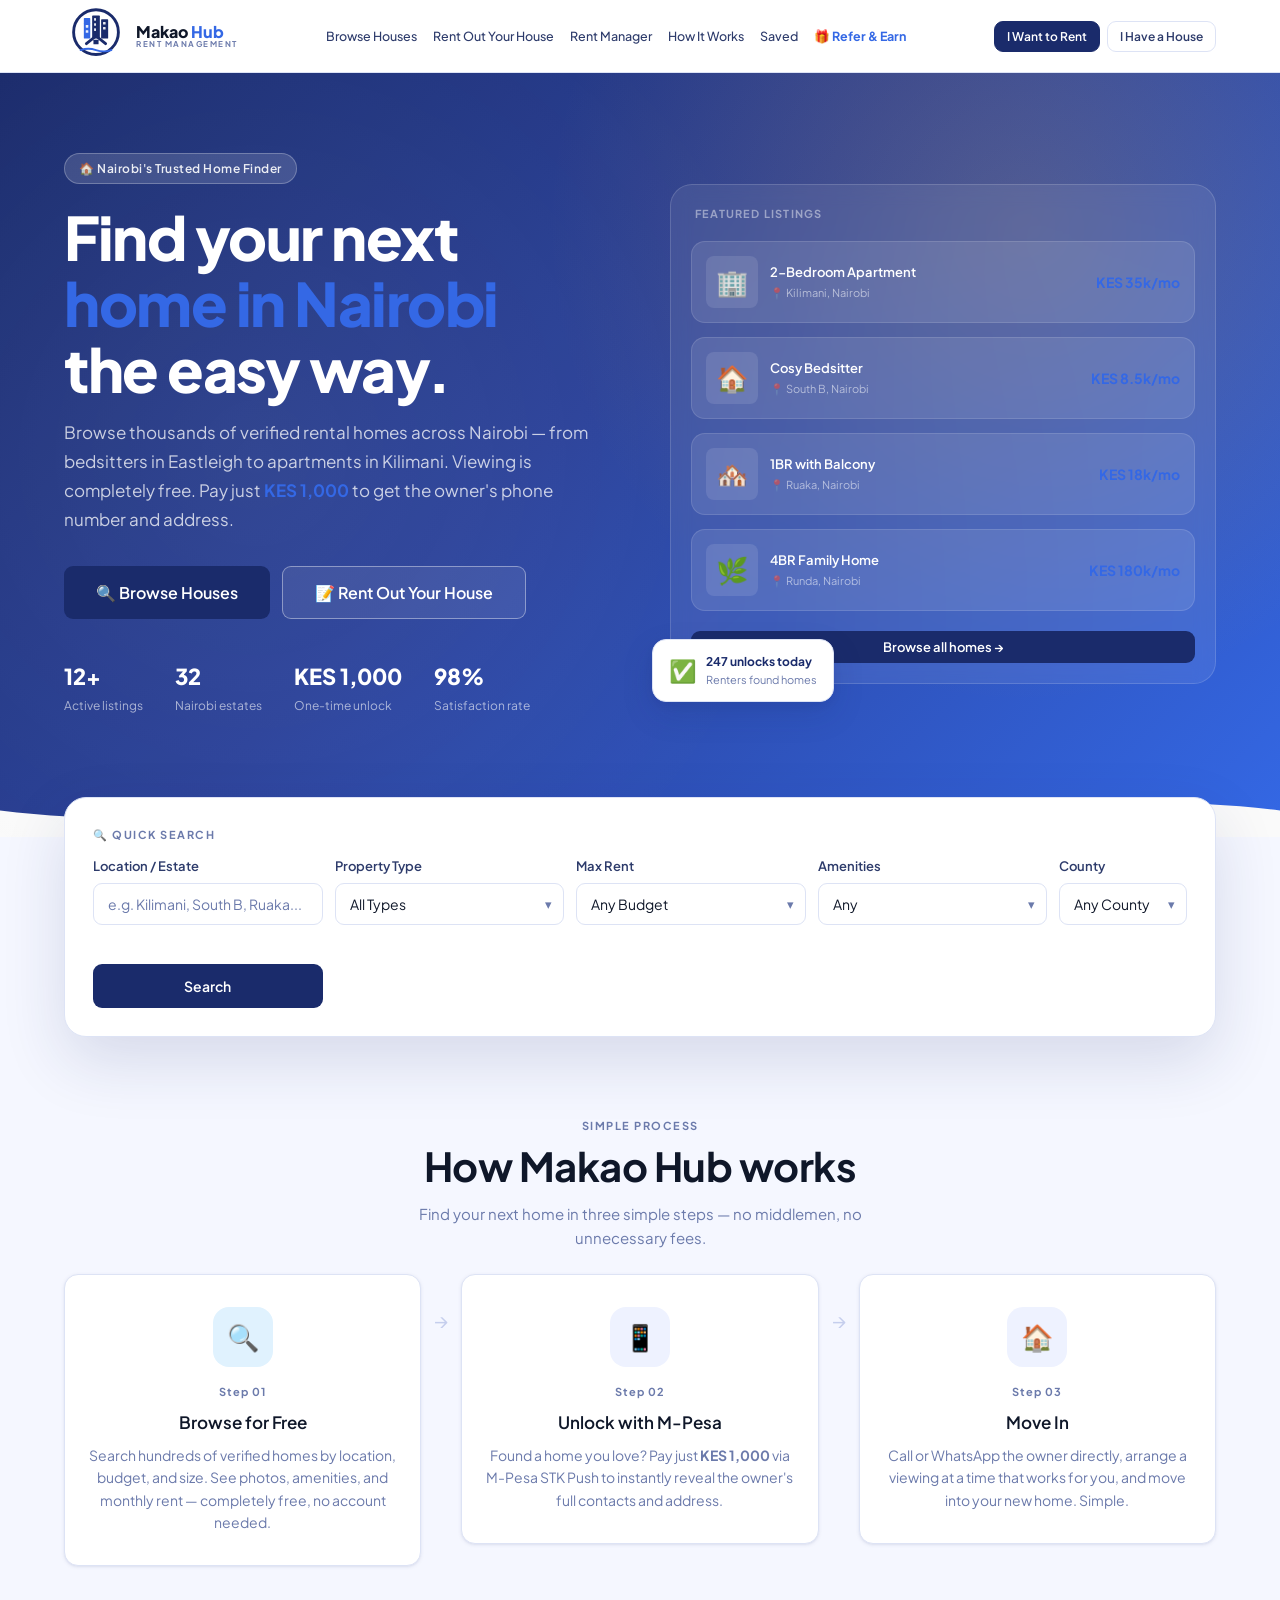
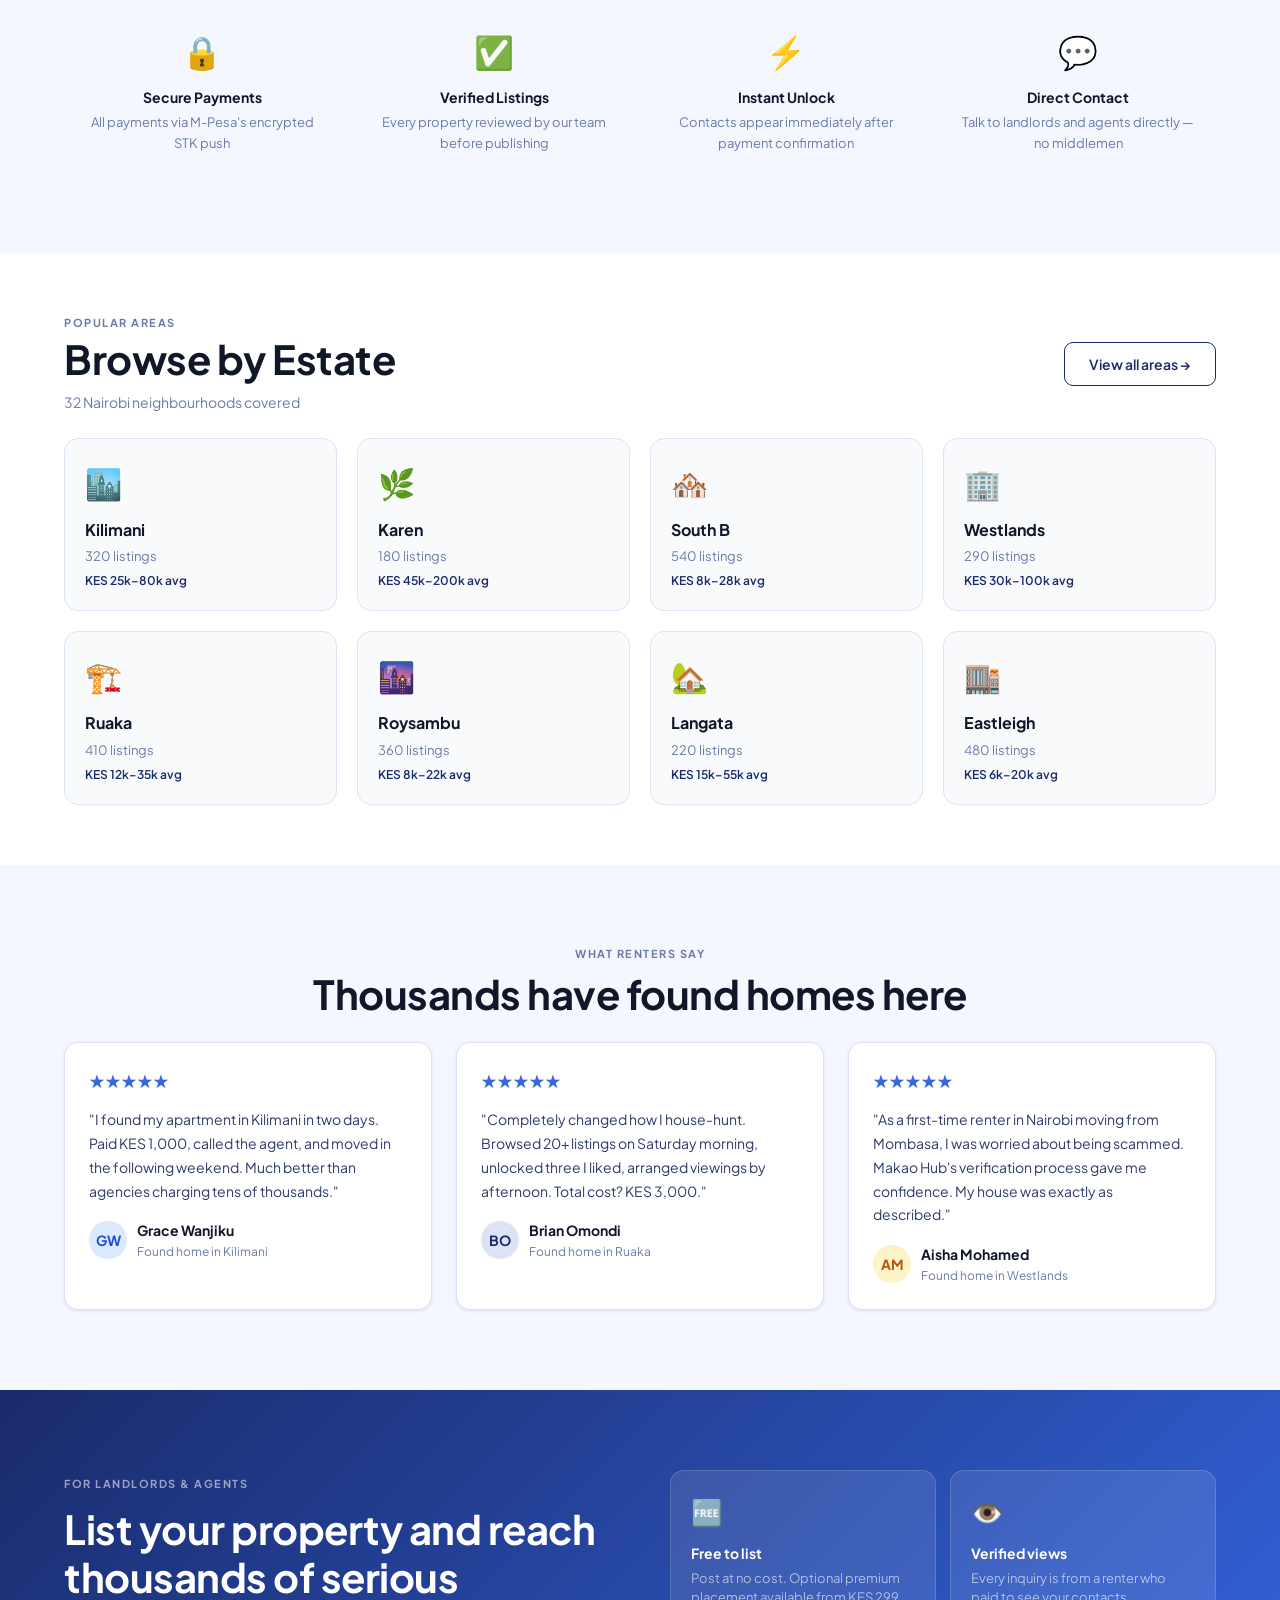
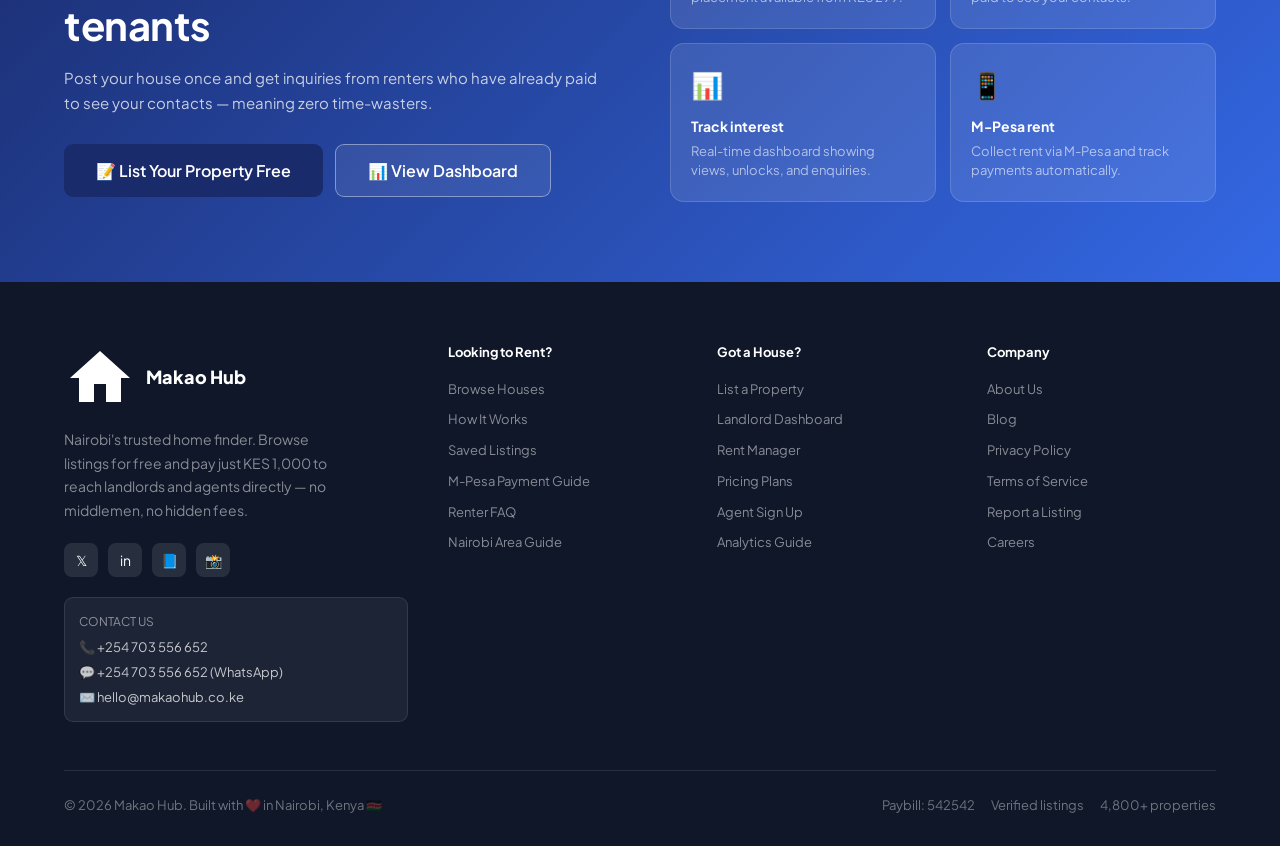
<file: index.html>
<!DOCTYPE html>
<html lang="en">
<head>
<meta charset="UTF-8">
<meta name="viewport" content="width=device-width, initial-scale=1.0">
<title>Makao Hub — Find Your Next Home in Nairobi</title>
<meta name="theme-color" content="#3468E5">
<meta name="mobile-web-app-capable" content="yes">
<meta name="apple-mobile-web-app-capable" content="yes">
<meta name="apple-mobile-web-app-status-bar-style" content="black-translucent">
<meta name="apple-mobile-web-app-title" content="Makao Hub">
<meta name="description" content="Find your next home in Kenya — rentals, bedsitters, apartments and more.">
<link rel="manifest" href="manifest.json">
<link rel="apple-touch-icon" href="icons/icon-192.png">
<link href="https://fonts.googleapis.com/css2?family=Plus+Jakarta+Sans:wght@300;400;500;600;700;800&family=Instrument+Serif:ital@0;1&display=swap" rel="stylesheet">
<link rel="stylesheet" href="styles.css">

</head>
<body>

<!-- ═══════ NAVBAR ═══════ -->
<nav id="navbar">
  <div class="container">
    <div class="nav-inner">
      <a class="nav-logo" onclick="showPage('home')" style="cursor:pointer">
        <div class="nav-logo-mark" style="background:transparent;width:64px;height:64px;border-radius:0;display:flex;align-items:center">
          <svg width="64" height="64" viewBox="0 0 100 100" fill="none" xmlns="http://www.w3.org/2000/svg">
            <circle cx="50" cy="44" r="35" stroke="#1A2B6B" stroke-width="4.5" fill="none"/>
            <path d="M26 72 Q38 68 50 72 Q62 76 74 72" stroke="#3468E5" stroke-width="3" stroke-linecap="round" fill="none"/>
            <rect x="31" y="30" width="10" height="24" fill="#3468E5" rx="1"/>
            <rect x="31" y="22" width="10" height="10" fill="#3468E5" rx="1"/>
            <rect x="44" y="18" width="12" height="36" fill="#1A2B6B" rx="1"/>
            <rect x="58" y="24" width="11" height="30" fill="#1A2B6B" rx="1"/>
            <rect x="34" y="33" width="4" height="4" fill="white" rx="0.5" opacity=".9"/>
            <rect x="34" y="41" width="4" height="4" fill="white" rx="0.5" opacity=".9"/>
            <rect x="47" y="22" width="3" height="4" fill="white" rx="0.5" opacity=".9"/>
            <rect x="47" y="30" width="3" height="4" fill="white" rx="0.5" opacity=".9"/>
            <rect x="47" y="38" width="3" height="4" fill="white" rx="0.5" opacity=".9"/>
            <rect x="61" y="28" width="4" height="4" fill="white" rx="0.5" opacity=".9"/>
            <rect x="61" y="36" width="4" height="4" fill="white" rx="0.5" opacity=".9"/>
            <path d="M35 62 L50 50 L65 62" stroke="#1A2B6B" stroke-width="4.5" stroke-linejoin="round" fill="none" stroke-linecap="round"/>
            <rect x="46" y="56" width="8" height="7" fill="#1A2B6B" rx="0.5"/>
          </svg>
        </div>
        <div class="nav-logo-text" style="display:flex;flex-direction:column;line-height:1.1"><span style="font-size:16px;font-weight:800;color:var(--ink)">Makao <span style="color:var(--green-mid)">Hub</span></span><span style="font-size:8px;font-weight:700;letter-spacing:1.5px;color:var(--ink-muted);text-transform:uppercase">Rent Management</span></div>
      </a>
      <div class="nav-links">
        <a onclick="showPage('listings')" id="navBrowse">Browse Houses</a>
        <a onclick="showPage('register')" id="navList">Rent Out Your House</a>
        <a onclick="showPage('dashboard')" id="navDash">Rent Manager</a>
        <a onclick="scrollToHow()">How It Works</a>
        <a onclick="showSaved()">Saved <span class="saved-count" id="savedCount">0</span></a>
        <a onclick="showPage('referral')" id="navReferral" style="color:var(--green-mid);font-weight:700">🎁 Refer &amp; Earn</a>
      </div>
      <div class="nav-actions">
        <button class="nav-tab active" id="navRenter" onclick="switchRole('renter')">I Want to Rent</button>
        <button class="nav-tab" id="navLandlord" onclick="switchRole('landlord')">I Have a House</button>
      </div>
      <button id="mobileMenuBtn" onclick="toggleMobileMenu()">☰</button>
    </div>
  </div>
</nav>

<!-- Mobile Menu -->
<div id="mobileMenu">
  <button class="mobile-nav-link" onclick="showPage('home');toggleMobileMenu()">🏠 Home</button>
  <button class="mobile-nav-link" onclick="showPage('listings');toggleMobileMenu()">🔍 Browse Houses</button>
  <button class="mobile-nav-link" onclick="showPage('register');toggleMobileMenu()">📝 Rent Out Your House</button>
  <button class="mobile-nav-link" onclick="showPage('dashboard');toggleMobileMenu()">📊 Rent Manager</button>
  <button class="mobile-nav-link" onclick="showSaved();toggleMobileMenu()">❤️ Saved Listings</button>
  <button class="mobile-nav-link" onclick="showPage('referral');toggleMobileMenu()" style="color:var(--green-mid);font-weight:700">🎁 Refer &amp; Earn — KES 200</button>
  <div style="border-top:1px solid var(--border);padding-top:16px;margin-top:8px;display:flex;gap:10px">
    <button class="btn btn-primary w-full" onclick="switchRole('renter');toggleMobileMenu()">I Want to Rent</button>
    <button class="btn btn-outline w-full" onclick="switchRole('landlord');toggleMobileMenu()">I Have a House</button>
  </div>
</div>

<!-- HOME PAGE -->
<div class="page active" id="page-home">
  <div class="hero">
    <div class="container">
      <div class="hero-inner">
        <div>
          <div class="hero-eyebrow">🏠 Nairobi's Trusted Home Finder</div>
          <h1>Find your next<br><em>home in Nairobi</em><br>the easy way.</h1>
          <p class="hero-sub">Browse thousands of verified rental homes across Nairobi — from bedsitters in Eastleigh to apartments in Kilimani. Viewing is completely free. Pay just <strong style="color:var(--amber-light)">KES 1,000</strong> to get the owner's phone number and address.</p>
          <div class="hero-actions">
            <button class="btn btn-amber btn-lg" onclick="showPage('listings')">🔍 Browse Houses</button>
            <button class="btn btn-lg" style="color:#fff;border:1.5px solid rgba(255,255,255,.4);background:rgba(255,255,255,.08)" onclick="showPage('register')">📝 Rent Out Your House</button>
          </div>
          <div class="hero-stats">
            <div><div class="hero-stat-val" id="heroListingCount">4,800+</div><div class="hero-stat-lbl">Active listings</div></div>
            <div><div class="hero-stat-val">32</div><div class="hero-stat-lbl">Nairobi estates</div></div>
            <div><div class="hero-stat-val">KES 1,000</div><div class="hero-stat-lbl">One-time unlock</div></div>
            <div><div class="hero-stat-val">98%</div><div class="hero-stat-lbl">Satisfaction rate</div></div>
          </div>
        </div>
        <div class="hero-img-wrap">
          <div class="hero-img-card">
            <div class="hero-listing-preview">
              <div style="font-size:11px;font-weight:700;color:rgba(255,255,255,.45);letter-spacing:1.2px;padding:0 4px 4px">FEATURED LISTINGS</div>
              <div class="hero-listing-item" onclick="showPage('listings')">
                <div class="hero-listing-img">🏢</div>
                <div class="hero-listing-info"><div class="hero-listing-name">2-Bedroom Apartment</div><div class="hero-listing-loc">📍 Kilimani, Nairobi</div></div>
                <div class="hero-listing-price">KES 35k/mo</div>
              </div>
              <div class="hero-listing-item" onclick="showPage('listings')">
                <div class="hero-listing-img">🏠</div>
                <div class="hero-listing-info"><div class="hero-listing-name">Cosy Bedsitter</div><div class="hero-listing-loc">📍 South B, Nairobi</div></div>
                <div class="hero-listing-price">KES 8.5k/mo</div>
              </div>
              <div class="hero-listing-item" onclick="showPage('listings')">
                <div class="hero-listing-img">🏘️</div>
                <div class="hero-listing-info"><div class="hero-listing-name">1BR with Balcony</div><div class="hero-listing-loc">📍 Ruaka, Nairobi</div></div>
                <div class="hero-listing-price">KES 18k/mo</div>
              </div>
              <div class="hero-listing-item" onclick="showPage('listings')">
                <div class="hero-listing-img">🌿</div>
                <div class="hero-listing-info"><div class="hero-listing-name">4BR Family Home</div><div class="hero-listing-loc">📍 Runda, Nairobi</div></div>
                <div class="hero-listing-price">KES 180k/mo</div>
              </div>
              <div style="text-align:center;padding:6px 0 0">
                <button class="btn btn-amber btn-sm w-full" onclick="showPage('listings')">Browse all homes →</button>
              </div>
            </div>
          </div>
          <div style="position:absolute;bottom:-18px;left:-18px;background:#fff;border-radius:var(--r);padding:12px 16px;box-shadow:var(--shadow-lg);border:1px solid var(--border);display:flex;align-items:center;gap:10px">
            <div style="font-size:22px">✅</div>
            <div>
              <div style="font-size:12px;font-weight:700;color:var(--green)">247 unlocks today</div>
              <div style="font-size:11px;color:var(--ink-muted)">Renters found homes</div>
            </div>
          </div>
        </div>
      </div>
    </div>
    <svg class="hero-wave" viewBox="0 0 1440 70" preserveAspectRatio="none" xmlns="http://www.w3.org/2000/svg">
      <path d="M0,40 C240,70 480,10 720,40 C960,70 1200,10 1440,40 L1440,70 L0,70 Z" fill="#FAFAFA"/>
    </svg>
  </div>

  <!-- Search bar -->
  <div class="search-section">
    <div class="container">
      <div class="search-card">
        <div class="label mb-12">🔍 Quick Search</div>
        <div class="search-row">
          <div class="form-group">
            <label class="form-label">Location / Estate</label>
            <input class="input" id="heroSearchLoc" placeholder="e.g. Kilimani, South B, Ruaka..." onkeydown="if(event.key==='Enter')doHeroSearch()">
          </div>
          <div class="form-group">
            <label class="form-label">Property Type</label>
            <div class="select-wrap">
              <select class="input" id="heroSearchType">
                <option value="">All Types</option>
                <option>Bedsitter</option><option>Single Room</option>
                <option>1 Bedroom</option><option>2 Bedrooms</option>
                <option>3 Bedrooms</option><option>4+ Bedrooms</option>
                <option>Maisonette</option><option>Studio</option>
              </select>
            </div>
          </div>
          <div class="form-group">
            <label class="form-label">Max Rent</label>
            <div class="select-wrap">
              <select class="input" id="heroSearchBudget">
                <option value="">Any Budget</option>
                <option value="10000">Under KES 10,000</option>
                <option value="20000">KES 10k – 20k</option>
                <option value="35000">KES 20k – 35k</option>
                <option value="60000">KES 35k – 60k</option>
                <option value="100000">KES 60k – 100k</option>
                <option value="999999">Over KES 100k</option>
              </select>
            </div>
          </div>
          <div class="form-group">
            <label class="form-label">Amenities</label>
            <div class="select-wrap">
              <select class="input" id="heroSearchAmenity">
                <option value="">Any</option>
                <option>Parking</option><option>24hr Water</option>
                <option>Furnished</option><option>Ensuite</option>
                <option>Fibre-ready</option><option>Generator</option>
              </select>
            </div>
          </div>
          <div class="form-group">
            <label class="form-label">County</label>
            <div class="select-wrap">
              <select class="input" id="heroSearchCounty">
                <option value="">Any County</option>
                <option>Nairobi</option><option>Kiambu</option>
                <option>Kajiado</option><option>Machakos</option>
                <option>Nakuru</option><option>Mombasa</option>
              </select>
            </div>
          </div>
          <div class="form-group">
            <label class="form-label">&nbsp;</label>
            <button class="btn btn-primary w-full" style="height:44px" onclick="doHeroSearch()">Search</button>
          </div>
        </div>
      </div>
    </div>
  </div>

  <!-- How it works -->
  <div class="section" id="howItWorks">
    <div class="container">
      <div class="text-center mb-24">
        <div class="label mb-8">Simple Process</div>
        <h2>How Makao Hub works</h2>
        <p class="text-muted mt-8" style="max-width:500px;margin:12px auto 0;font-size:15px">Find your next home in three simple steps — no middlemen, no unnecessary fees.</p>
      </div>
      <div class="how-grid">
        <div class="how-step card"><div class="how-icon" style="background:#E0F2FE">🔍</div><div class="how-num">Step 01</div><h4>Browse for Free</h4><p>Search hundreds of verified homes by location, budget, and size. See photos, amenities, and monthly rent — completely free, no account needed.</p></div>
        <div class="how-connector">→</div>
        <div class="how-step card"><div class="how-icon" style="background:var(--amber-tint)">📱</div><div class="how-num">Step 02</div><h4>Unlock with M-Pesa</h4><p>Found a home you love? Pay just <strong>KES 1,000</strong> via M-Pesa STK Push to instantly reveal the owner's full contacts and address.</p></div>
        <div class="how-connector">→</div>
        <div class="how-step card"><div class="how-icon" style="background:var(--green-tint)">🏠</div><div class="how-num">Step 03</div><h4>Move In</h4><p>Call or WhatsApp the owner directly, arrange a viewing at a time that works for you, and move into your new home. Simple.</p></div>
      </div>
      <div style="display:grid;grid-template-columns:repeat(4,1fr);gap:16px;margin-top:40px">
        <div style="text-align:center;padding:20px"><div style="font-size:32px;margin-bottom:8px">🔒</div><div style="font-size:14px;font-weight:700;margin-bottom:4px">Secure Payments</div><div style="font-size:13px;color:var(--ink-muted)">All payments via M-Pesa's encrypted STK push</div></div>
        <div style="text-align:center;padding:20px"><div style="font-size:32px;margin-bottom:8px">✅</div><div style="font-size:14px;font-weight:700;margin-bottom:4px">Verified Listings</div><div style="font-size:13px;color:var(--ink-muted)">Every property reviewed by our team before publishing</div></div>
        <div style="text-align:center;padding:20px"><div style="font-size:32px;margin-bottom:8px">⚡</div><div style="font-size:14px;font-weight:700;margin-bottom:4px">Instant Unlock</div><div style="font-size:13px;color:var(--ink-muted)">Contacts appear immediately after payment confirmation</div></div>
        <div style="text-align:center;padding:20px"><div style="font-size:32px;margin-bottom:8px">💬</div><div style="font-size:14px;font-weight:700;margin-bottom:4px">Direct Contact</div><div style="font-size:13px;color:var(--ink-muted)">Talk to landlords and agents directly — no middlemen</div></div>
      </div>
    </div>
  </div>

  <!-- Browse by estate -->
  <div class="section" style="background:var(--white);padding-top:60px;padding-bottom:60px">
    <div class="container">
      <div class="flex justify-between items-center mb-24" style="flex-wrap:wrap;gap:12px">
        <div><div class="label mb-4">Popular Areas</div><h2>Browse by Estate</h2><p class="text-muted mt-8" style="font-size:14px">32 Nairobi neighbourhoods covered</p></div>
        <button class="btn btn-outline" onclick="showPage('listings')">View all areas →</button>
      </div>
      <div class="grid4" id="estateGrid"></div>
    </div>
  </div>

  <!-- Testimonials -->
  <div class="section" style="background:var(--bg)">
    <div class="container">
      <div class="text-center mb-24"><div class="label mb-8">What Renters Say</div><h2>Thousands have found homes here</h2></div>
      <div class="grid3">
        <div class="card" style="padding:24px"><div style="color:var(--amber-light);font-size:18px;margin-bottom:12px">★★★★★</div><p style="font-size:14px;color:var(--ink-mid);line-height:1.7;margin-bottom:16px">"I found my apartment in Kilimani in two days. Paid KES 1,000, called the agent, and moved in the following weekend. Much better than agencies charging tens of thousands."</p><div style="display:flex;align-items:center;gap:10px"><div style="width:38px;height:38px;border-radius:50%;background:#DBEAFE;display:flex;align-items:center;justify-content:center;font-weight:700;color:#1D4ED8;font-size:14px">GW</div><div><div style="font-size:14px;font-weight:700">Grace Wanjiku</div><div style="font-size:12px;color:var(--ink-muted)">Found home in Kilimani</div></div></div></div>
        <div class="card" style="padding:24px"><div style="color:var(--amber-light);font-size:18px;margin-bottom:12px">★★★★★</div><p style="font-size:14px;color:var(--ink-mid);line-height:1.7;margin-bottom:16px">"Completely changed how I house-hunt. Browsed 20+ listings on Saturday morning, unlocked three I liked, arranged viewings by afternoon. Total cost? KES 3,000."</p><div style="display:flex;align-items:center;gap:10px"><div style="width:38px;height:38px;border-radius:50%;background:#DDE3F5;display:flex;align-items:center;justify-content:center;font-weight:700;color:#1A2B6B;font-size:14px">BO</div><div><div style="font-size:14px;font-weight:700">Brian Omondi</div><div style="font-size:12px;color:var(--ink-muted)">Found home in Ruaka</div></div></div></div>
        <div class="card" style="padding:24px"><div style="color:var(--amber-light);font-size:18px;margin-bottom:12px">★★★★★</div><p style="font-size:14px;color:var(--ink-mid);line-height:1.7;margin-bottom:16px">"As a first-time renter in Nairobi moving from Mombasa, I was worried about being scammed. Makao Hub's verification process gave me confidence. My house was exactly as described."</p><div style="display:flex;align-items:center;gap:10px"><div style="width:38px;height:38px;border-radius:50%;background:#FEF3C7;display:flex;align-items:center;justify-content:center;font-weight:700;color:#B45309;font-size:14px">AM</div><div><div style="font-size:14px;font-weight:700">Aisha Mohamed</div><div style="font-size:12px;color:var(--ink-muted)">Found home in Westlands</div></div></div></div>
      </div>
    </div>
  </div>

  <!-- Landlord CTA -->
  <div class="section" style="background:linear-gradient(135deg,var(--green),var(--green-mid))">
    <div class="container">
      <div class="grid2" style="gap:60px;align-items:center">
        <div>
          <div class="label mb-12" style="color:rgba(255,255,255,.55)">For Landlords & Agents</div>
          <h2 style="color:#fff;margin-bottom:16px">List your property and reach thousands of serious tenants</h2>
          <p style="color:rgba(255,255,255,.75);font-size:15px;line-height:1.7;margin-bottom:28px">Post your house once and get inquiries from renters who have already paid to see your contacts — meaning zero time-wasters.</p>
          <div style="display:flex;gap:12px;flex-wrap:wrap">
            <button class="btn btn-amber btn-lg" onclick="showPage('register')">📝 List Your Property Free</button>
            <button class="btn btn-lg" style="color:#fff;border:1.5px solid rgba(255,255,255,.4);background:rgba(255,255,255,.08)" onclick="showPage('dashboard')">📊 View Dashboard</button>
          </div>
        </div>
        <div style="display:grid;grid-template-columns:1fr 1fr;gap:14px">
          <div style="background:rgba(255,255,255,.1);border:1px solid rgba(255,255,255,.15);border-radius:var(--r);padding:20px"><div style="font-size:26px;margin-bottom:10px">🆓</div><div style="font-size:14px;font-weight:700;color:#fff;margin-bottom:4px">Free to list</div><div style="font-size:13px;color:rgba(255,255,255,.6);line-height:1.5">Post at no cost. Optional premium placement available from KES 299.</div></div>
          <div style="background:rgba(255,255,255,.1);border:1px solid rgba(255,255,255,.15);border-radius:var(--r);padding:20px"><div style="font-size:26px;margin-bottom:10px">👁️</div><div style="font-size:14px;font-weight:700;color:#fff;margin-bottom:4px">Verified views</div><div style="font-size:13px;color:rgba(255,255,255,.6);line-height:1.5">Every inquiry is from a renter who paid to see your contacts.</div></div>
          <div style="background:rgba(255,255,255,.1);border:1px solid rgba(255,255,255,.15);border-radius:var(--r);padding:20px"><div style="font-size:26px;margin-bottom:10px">📊</div><div style="font-size:14px;font-weight:700;color:#fff;margin-bottom:4px">Track interest</div><div style="font-size:13px;color:rgba(255,255,255,.6);line-height:1.5">Real-time dashboard showing views, unlocks, and enquiries.</div></div>
          <div style="background:rgba(255,255,255,.1);border:1px solid rgba(255,255,255,.15);border-radius:var(--r);padding:20px"><div style="font-size:26px;margin-bottom:10px">📱</div><div style="font-size:14px;font-weight:700;color:#fff;margin-bottom:4px">M-Pesa rent</div><div style="font-size:13px;color:rgba(255,255,255,.6);line-height:1.5">Collect rent via M-Pesa and track payments automatically.</div></div>
        </div>
      </div>
    </div>
  </div>
</div><!-- /home -->

<!-- LISTINGS PAGE -->
<div class="page" id="page-listings">
  <div style="background:var(--white);border-bottom:1px solid var(--border);padding:20px 0;position:sticky;top:64px;z-index:50">
    <div class="container">
      <div class="search-row" style="grid-template-columns:1.5fr 1fr 1fr 1fr 1fr auto">
        <div class="form-group"><input class="input" placeholder="Search by estate or name..." id="filterLoc" onkeydown="if(event.key==='Enter')applyFilters()"></div>
        <div class="select-wrap"><select class="input" id="filterType" onchange="applyFilters()"><option value="">All Types</option><option>Bedsitter</option><option>Single Room</option><option>1 Bedroom</option><option>2 Bedrooms</option><option>3 Bedrooms</option><option>4+ Bedrooms</option><option>Maisonette</option><option>Bungalow</option><option>Townhouse</option><option>Studio</option><option>BnB</option></select></div>
        <div class="select-wrap"><select class="input" id="filterBudget" onchange="applyFilters()"><option value="">Any Budget</option><option value="10000">Under KES 10k</option><option value="20000">KES 10k – 20k</option><option value="35000">KES 20k – 35k</option><option value="60000">KES 35k – 60k</option><option value="100000">KES 60k – 100k</option><option value="999999">Over KES 100k</option></select></div>
        <div class="select-wrap"><select class="input" id="filterAmenity" onchange="applyFilters()"><option value="">Any Amenity</option><option>Parking</option><option>24hr Water</option><option>Furnished</option><option>Ensuite</option><option>Fibre-ready</option><option>Generator</option><option>Swimming Pool</option><option>DSQ</option><option>Garden</option><option>Elevator</option></select></div>
        <div class="select-wrap"><select class="input" id="filterCounty" onchange="applyFilters()"><option value="">Any County</option><option>Nairobi</option><option>Kiambu</option><option>Kajiado</option><option>Machakos</option><option>Nakuru</option><option>Mombasa</option></select></div>
        <button class="btn btn-primary" onclick="applyFilters()">Filter</button>
      </div>
    </div>
  </div>
  <div class="container" style="padding-top:32px;padding-bottom:60px">
    <div class="listings-header">
      <div><h2 style="font-size:22px">Homes for Rent in Nairobi</h2><p class="text-muted" style="font-size:14px;margin-top:3px"><span id="listingCount">0</span> properties found <span id="filterSummary" style="color:var(--green);font-weight:600"></span></p></div>
      <div class="flex items-center gap-12" style="flex-wrap:wrap">
        <div class="filter-chips" id="typeChips">
          <button class="chip active" data-filter="" onclick="setChip(this,'')">All</button>
          <button class="chip" data-filter="Bedsitter" onclick="setChip(this,'Bedsitter')">Bedsitter</button>
          <button class="chip" data-filter="1 Bedroom" onclick="setChip(this,'1 Bedroom')">1 Bed</button>
          <button class="chip" data-filter="2 Bedrooms" onclick="setChip(this,'2 Bedrooms')">2 Bed</button>
          <button class="chip" data-filter="3 Bedrooms" onclick="setChip(this,'3 Bedrooms')">3 Bed+</button>
          <button class="chip" data-filter="BnB" onclick="setChip(this,'BnB')">BnB</button>
          <button class="chip" data-filter="Furnished" onclick="setChipAmenity(this,'Furnished')">Furnished</button>
        </div>
        <select class="sort-select" id="sortSelect" onchange="applyFilters()"><option value="newest">Newest first</option><option value="price-asc">Price: Low → High</option><option value="price-desc">Price: High → Low</option><option value="popular">Most viewed</option></select>
      </div>
    </div>
    <div id="activeFilters" class="flex gap-8 mb-16" style="flex-wrap:wrap"></div>
    <div class="grid3" id="listingsGrid"></div>
    <div class="empty-state hidden" id="emptyState"><div class="empty-state-icon">🔍</div><h3>No properties found</h3><p>Try broadening your search — change the estate, increase your budget, or remove a filter.</p><button class="btn btn-primary" onclick="clearFilters()">Clear all filters</button></div>
    <div style="text-align:center;margin-top:40px" id="loadMoreWrap">
      <button class="btn btn-ghost btn-lg" id="loadMoreBtn" onclick="loadMore()">Load more listings</button>
      <p class="text-muted mt-8" style="font-size:13px">Showing <span id="shownCount">9</span> of <span id="totalCount">0</span></p>
    </div>
  </div>
</div><!-- /listings -->

<!-- REGISTER PAGE -->
<div class="page" id="page-register">
  <div class="register-layout">
    <div class="register-sidebar">
      <div>
        <div class="label mb-12" style="color:rgba(255,255,255,.45)">Got a house to rent out?</div>
        <h2 style="font-size:28px;margin-bottom:14px">List your property on Makao Hub</h2>
        <p style="font-size:14px">Your listing reaches thousands of active renters in Nairobi. We review and publish within 2 hours.</p>
        <div style="margin-top:32px;display:flex;flex-direction:column;gap:18px">
          <div class="register-benefit"><div class="register-benefit-icon">🆓</div><div><div class="register-benefit-title">Free to list</div><div class="register-benefit-text">Post your property at no cost. Optional premium placement from KES 299.</div></div></div>
          <div class="register-benefit"><div class="register-benefit-icon">🔒</div><div><div class="register-benefit-title">Your contacts are protected</div><div class="register-benefit-text">Only renters who pay KES 1,000 can see your phone number and full address.</div></div></div>
          <div class="register-benefit"><div class="register-benefit-icon">📊</div><div><div class="register-benefit-title">Live analytics dashboard</div><div class="register-benefit-text">Track views, unlocks, and enquiries every day — all in your free dashboard.</div></div></div>
          <div class="register-benefit"><div class="register-benefit-icon">📱</div><div><div class="register-benefit-title">SMS alerts</div><div class="register-benefit-text">Receive an SMS every time a renter pays to unlock your listing.</div></div></div>
          <div class="register-benefit"><div class="register-benefit-icon">🏦</div><div><div class="register-benefit-title">M-Pesa rent collection</div><div class="register-benefit-text">Collect rent from tenants directly via M-Pesa — tracked automatically.</div></div></div>
        </div>
        <div style="margin-top:36px;padding:20px;background:rgba(255,255,255,.1);border:1px solid rgba(255,255,255,.15);border-radius:var(--r);display:grid;grid-template-columns:1fr 1fr;gap:14px">
          <div><div style="font-size:22px;font-weight:800;color:#fff">4,800+</div><div style="font-size:12px;color:rgba(255,255,255,.55)">Active listings</div></div>
          <div><div style="font-size:22px;font-weight:800;color:#fff">12,400+</div><div style="font-size:12px;color:rgba(255,255,255,.55)">Unlocks this month</div></div>
          <div><div style="font-size:22px;font-weight:800;color:#fff">&lt;2h</div><div style="font-size:12px;color:rgba(255,255,255,.55)">Avg review time</div></div>
          <div><div style="font-size:22px;font-weight:800;color:#fff">98%</div><div style="font-size:12px;color:rgba(255,255,255,.55)">Landlord satisfaction</div></div>
        </div>
      </div>
    </div>
    <div class="register-form-wrap" id="registerFormWrap">
      <div style="display:flex;gap:8px;margin-bottom:32px">
        <div class="reg-step-dot active" id="rdot1" style="height:4px;flex:1;border-radius:2px;background:var(--green);transition:background .3s"></div>
        <div class="reg-step-dot" id="rdot2" style="height:4px;flex:1;border-radius:2px;background:var(--border);transition:background .3s"></div>
        <div class="reg-step-dot" id="rdot3" style="height:4px;flex:1;border-radius:2px;background:var(--border);transition:background .3s"></div>
        <div class="reg-step-dot" id="rdot4" style="height:4px;flex:1;border-radius:2px;background:var(--border);transition:background .3s"></div>
      </div>
      <h2>Add Your Property</h2>
      <p class="sub">Fields marked <span style="color:var(--red)">*</span> are required. Your listing goes live within 2 hours.</p>
      <div class="form-section-title">1 · Property Details</div>
      <div style="display:flex;flex-direction:column;gap:16px">
        <div class="form-row">
          <div class="form-group"><label class="form-label">Property Title <span style="color:var(--red)">*</span></label><input class="input" id="regTitle" placeholder="e.g. Spacious 2BR apartment in Kilimani with parking" oninput="updateRegProgress()"><div class="form-error" id="regTitleErr">Please enter a title for your property</div></div>
          <div class="form-group"><label class="form-label">Property Type <span style="color:var(--red)">*</span></label><div class="select-wrap"><select class="input" id="regType" onchange="updateRegProgress();toggleBedsField()"><option value="">Select type</option><option>Bedsitter</option><option>Single Room</option><option>Studio Apartment</option><option>1 Bedroom</option><option>2 Bedrooms</option><option>3 Bedrooms</option><option>4+ Bedrooms</option><option>Maisonette</option><option>Bungalow</option><option>Townhouse</option><option>BnB / Short Stay</option></select></div><div class="form-error" id="regTypeErr">Please select a property type</div></div>
        </div>
        <div class="form-row">
          <div class="form-group"><label class="form-label">County <span style="color:var(--red)">*</span></label><div class="select-wrap"><select class="input" id="regCounty" onchange="updateRegProgress();updateAreasByCounty()"><option value="">Select county</option><option>Nairobi</option><option>Kiambu</option><option>Machakos</option><option>Kajiado</option><option>Nakuru</option><option>Mombasa</option><option>Kisumu</option><option>Uasin Gishu</option><option>Meru</option><option>Nyeri</option><option>Kirinyaga</option><option>Murang'a</option><option>Nyandarua</option><option>Laikipia</option><option>Other</option></select></div><div class="form-error" id="regCountyErr">Please select a county</div></div>
          <div class="form-group"><label class="form-label">Estate / Area <span style="color:var(--red)">*</span></label><div class="select-wrap"><select class="input" id="regArea" onchange="updateRegProgress()"><option value="">Select area</option><option>Kilimani</option><option>Kileleshwa</option><option>Westlands</option><option>Karen</option><option>Lang'ata</option><option>South B</option><option>South C</option><option>Eastleigh</option><option>Roysambu</option><option>Ruaka</option><option>Kasarani</option><option>Embakasi</option><option>Ngong Road</option><option>Lavington</option><option>Spring Valley</option><option>Runda</option><option>Muthaiga</option><option>Parklands</option><option>Gigiri</option><option>Ridgeways</option><option>Loresho</option><option>Rongai</option><option>Athi River</option><option>Thika Road</option></select></div><div class="form-error" id="regAreaErr">Please select an area</div></div>
        </div>
        <div class="form-row">
          <div class="form-group"><label class="form-label">Street / Road</label><input class="input" id="regStreet" placeholder="e.g. Ngong Road, Off Dennis Pritt Road"></div>
          <div class="form-group"><label class="form-label">Town / City</label><input class="input" id="regTown" placeholder="e.g. Nairobi, Thika, Nakuru..."></div>
        </div>
        <div class="form-group">
          <label class="form-label">Full Address (private — only shown after unlock) <span style="color:var(--red)">*</span></label>
          <div style="display:flex;gap:8px;align-items:flex-start">
            <input class="input" id="regAddress" placeholder="e.g. Apt 3B, Rose Court Apartments, Ngong Road — near Prestige Plaza" style="flex:1">
            <button type="button" id="pickLocationBtn" onclick="pickLocation()" style="flex-shrink:0;display:flex;align-items:center;gap:6px;padding:11px 14px;background:var(--green-tint);border:1.5px solid var(--green-light);border-radius:var(--r-sm);font-size:13px;font-weight:700;color:var(--green-mid);cursor:pointer;white-space:nowrap;transition:all .18s" title="Auto-fill address from your current GPS location">
              📍 Pick Location
            </button>
          </div>
          <div id="pickLocationStatus" style="display:none;margin-top:8px;font-size:12px;padding:8px 12px;border-radius:var(--r-sm)"></div>
          <div class="form-hint" style="margin-top:6px">🔒 This stays private. Only renters who pay KES 1,000 will see the full address. Use <strong>Pick Location</strong> to auto-fill from GPS.</div>
          <div class="form-error" id="regAddressErr">Please enter the full address</div>
        </div>
        <div class="form-row">
          <div class="form-group"><label class="form-label">Monthly Rent (KES) <span style="color:var(--red)">*</span></label><input class="input" type="number" id="regRent" placeholder="e.g. 25000" min="1000" oninput="updateRegProgress()"><div class="form-error" id="regRentErr">Please enter a valid rent amount</div></div>
          <div class="form-group"><label class="form-label">Deposit Required</label><div class="select-wrap"><select class="input" id="regDeposit"><option>1 month's rent</option><option>2 months' rent</option><option>3 months' rent</option><option>No deposit</option></select></div></div>
        </div>
        <div class="form-row">
          <div id="bedsFieldGroup"><div class="form-group"><label class="form-label">Bedrooms <span style="color:var(--red)">*</span></label><div class="select-wrap"><select class="input" id="regBeds"><option value="0">Bedsitter / Studio</option><option value="1">1 Bedroom</option><option value="2">2 Bedrooms</option><option value="3">3 Bedrooms</option><option value="4">4+ Bedrooms</option></select></div></div></div>
          <div class="form-group"><label class="form-label">Bathrooms <span style="color:var(--red)">*</span></label><div class="select-wrap"><select class="input" id="regBaths"><option>1</option><option>2</option><option>3</option><option>4+</option></select></div></div>
        </div>
        <div class="form-row">
          <div class="form-group"><label class="form-label">Floor / Level</label><input class="input" id="regFloor" placeholder="e.g. Ground floor, 3rd floor"></div>
          <div class="form-group"><label class="form-label">Approximate Size</label><input class="input" id="regSize" placeholder="e.g. 65 sqm"></div>
        </div>
        <div class="form-group"><label class="form-label">Property Description</label><textarea class="input" id="regDesc" rows="4" placeholder="Describe the property — views, neighbourhood feel, nearest landmarks, distance to CBD, schools, hospitals, public transport..."></textarea><div class="form-hint">Good descriptions get 3× more enquiries.</div></div>
      </div>
      <div class="form-section-title">2 · Amenities & Features</div>
      <div style="display:grid;grid-template-columns:repeat(3,1fr);gap:10px" id="amenityGrid">
        <label class="amenity-checkbox"><input type="checkbox" value="Ensuite" onchange="updateRegProgress()"> 🚿 Ensuite bathroom</label>
        <label class="amenity-checkbox"><input type="checkbox" value="Parking"> 🚗 Parking</label>
        <label class="amenity-checkbox"><input type="checkbox" value="24hr Water"> 💧 24-hour water</label>
        <label class="amenity-checkbox"><input type="checkbox" value="Pre-paid meter"> 🔌 Pre-paid electricity</label>
        <label class="amenity-checkbox"><input type="checkbox" value="Gas cooker"> 🔥 Gas cooker</label>
        <label class="amenity-checkbox"><input type="checkbox" value="Furnished"> 🛋️ Furnished</label>
        <label class="amenity-checkbox"><input type="checkbox" value="Fibre-ready"> 📡 Fibre internet</label>
        <label class="amenity-checkbox"><input type="checkbox" value="Gym"> 🏋️ Gym</label>
        <label class="amenity-checkbox"><input type="checkbox" value="Swimming Pool"> 🏊 Swimming pool</label>
        <label class="amenity-checkbox"><input type="checkbox" value="Security"> 🔐 Security guard</label>
        <label class="amenity-checkbox"><input type="checkbox" value="Garden"> 🌱 Garden</label>
        <label class="amenity-checkbox"><input type="checkbox" value="Pets allowed"> 🐕 Pets allowed</label>
        <label class="amenity-checkbox"><input type="checkbox" value="Wheelchair access"> ♿ Wheelchair access</label>
        <label class="amenity-checkbox"><input type="checkbox" value="Elevator"> 🛗 Elevator / Lift</label>
        <label class="amenity-checkbox"><input type="checkbox" value="DSQ"> 🏠 DSQ (servant quarters)</label>
        <label class="amenity-checkbox"><input type="checkbox" value="Generator"> ⚡ Backup generator</label>
        <label class="amenity-checkbox"><input type="checkbox" value="Borehole"> 🪣 Borehole water</label>
        <label class="amenity-checkbox"><input type="checkbox" value="CCTV"> 📷 CCTV surveillance</label>
      </div>
      <div class="form-section-title">3 · Photos</div>
      <div class="photo-upload" id="photoUploadBox" onclick="triggerPhotoUpload()">
        <div class="photo-upload-icon">📷</div>
        <p><strong>Click to upload photos</strong> or drag and drop</p>
        <p style="font-size:12px;margin-top:6px">JPG, PNG up to 5 MB each · Maximum 10 photos</p>
        <p style="font-size:11px;margin-top:4px;color:var(--green);font-weight:600">Properties with photos get 4× more enquiries</p>
      </div>
      <input type="file" id="photoInput" multiple accept="image/*" style="display:none" onchange="handlePhotoUpload(this)">
      <div id="photoPreview" style="display:flex;flex-wrap:wrap;gap:10px;margin-top:12px"></div>

      <div class="form-section-title">4 · Videos</div>
      <div class="photo-upload" id="videoUploadBox" onclick="triggerVideoUpload()" style="border-color:#6B9EF0">
        <div class="photo-upload-icon">🎥</div>
        <p><strong>Click to upload a video tour</strong> or drag and drop</p>
        <p style="font-size:12px;margin-top:6px">MP4, MOV up to 100 MB · Maximum 3 videos</p>
        <p style="font-size:11px;margin-top:4px;color:#3468E5;font-weight:600">Listings with video tours get 6× more enquiries</p>
      </div>
      <input type="file" id="videoInput" multiple accept="video/*" style="display:none" onchange="handleVideoUpload(this)">
      <div id="videoPreview" style="display:flex;flex-wrap:wrap;gap:10px;margin-top:12px"></div>

      <div class="form-section-title">5 · Your Details (private)</div>
      <div style="background:#FEF3C7;border:1px solid #FDE68A;border-radius:var(--r);padding:14px;margin-bottom:16px;font-size:13px;color:#92400E;line-height:1.5">🔒 <strong>Your contact details below are private.</strong> Renters only see them after paying KES 1,000 to unlock your listing.</div>
      <div style="display:flex;flex-direction:column;gap:16px">
        <div class="form-row">
          <div class="form-group"><label class="form-label">Your Full Name <span style="color:var(--red)">*</span></label><input class="input" id="regName" placeholder="Full name" oninput="updateRegProgress()"><div class="form-error" id="regNameErr">Please enter your name</div></div>
          <div class="form-group"><label class="form-label">You are a <span style="color:var(--red)">*</span></label><div class="select-wrap"><select class="input" id="regRole"><option>Landlord / Owner</option><option>Letting Agent</option><option>Caretaker</option><option>Property Manager</option></select></div></div>
        </div>
        <div class="form-row">
          <div class="form-group"><label class="form-label">Phone Number <span style="color:var(--red)">*</span></label><div style="display:flex;gap:8px"><div style="padding:11px 12px;background:#F3F4F6;border:1.5px solid var(--border);border-radius:var(--r-sm);font-size:14px;white-space:nowrap;flex-shrink:0">🇰🇪 +254</div><input class="input" id="regPhone" placeholder="7XX XXX XXX" maxlength="9" oninput="updateRegProgress()"></div><div class="form-hint">This is the number tenants will call after unlocking. Must be M-Pesa registered.</div><div class="form-error" id="regPhoneErr">Please enter a valid phone number</div></div>
          <div class="form-group"><label class="form-label">WhatsApp Number (optional)</label><div style="display:flex;gap:8px"><div style="padding:11px 12px;background:#F3F4F6;border:1.5px solid var(--border);border-radius:var(--r-sm);font-size:14px;white-space:nowrap;flex-shrink:0">🇰🇪 +254</div><input class="input" id="regWhatsApp" placeholder="7XX XXX XXX" maxlength="9"></div></div>
        </div>
        <div class="form-group"><label class="form-label">Email Address (optional — for dashboard access)</label><input class="input" id="regEmail" type="email" placeholder="yourname@email.com"></div>
        <div class="form-group"><label class="form-label">M-Pesa Number for Receiving Payments</label><div style="display:flex;gap:8px"><div style="padding:11px 12px;background:#F3F4F6;border:1.5px solid var(--border);border-radius:var(--r-sm);font-size:14px;white-space:nowrap;flex-shrink:0">🇰🇪 +254</div><input class="input" id="regMpesa" placeholder="7XX XXX XXX (for rent collection)" maxlength="9"></div><div class="form-hint">Tenants who pay rent via the platform will send to this number.</div></div>
      </div>
      <div class="form-section-title">6 · Listing Duration & Placement</div>
      <div class="pricing-cards">
        <div class="pricing-card selected" onclick="selectPlan(this,'free')"><div class="pricing-card-price">Free</div><div class="pricing-card-label">Standard Listing</div><div class="pricing-card-duration">30 days</div><div class="pricing-card-features">✓ Listed in search<br>✓ Full analytics<br>✓ SMS alerts<br>✗ No top placement</div></div>
        <div class="pricing-card" onclick="selectPlan(this,'featured')"><div class="pricing-card-price">KES 299</div><div class="pricing-card-label">Featured Listing</div><div class="pricing-card-duration">60 days</div><div class="pricing-card-features">✓ Top of search results<br>✓ "Featured" badge<br>✓ Priority review<br>✓ All Standard benefits</div></div>
        <div class="pricing-card" onclick="selectPlan(this,'premium')"><div class="pricing-card-price">KES 599</div><div class="pricing-card-label">Premium Listing</div><div class="pricing-card-duration">90 days</div><div class="pricing-card-features">✓ Highlighted card<br>✓ Homepage featured<br>✓ Social media share<br>✓ All Featured benefits</div></div>
      </div>
      <!-- Payment section for paid plans -->
      <div id="listingPaymentBox" style="display:none;margin-top:16px;background:linear-gradient(135deg,#1A2B6B,#2A4199);border-radius:var(--r);padding:20px;color:#fff">
        <div style="font-size:13px;font-weight:700;margin-bottom:12px;color:rgba(255,255,255,.85)">💳 Pay via M-Pesa to activate your listing</div>
        <div style="display:flex;gap:24px;margin-bottom:12px">
          <div><div style="font-size:10px;opacity:.6;margin-bottom:2px">Paybill</div><div style="font-size:20px;font-weight:800;color:#6B9EF0">542542</div></div>
          <div><div style="font-size:10px;opacity:.6;margin-bottom:2px">Account</div><div style="font-size:20px;font-weight:800;color:#6B9EF0">289989</div></div>
          <div><div style="font-size:10px;opacity:.6;margin-bottom:2px">Amount</div><div style="font-size:20px;font-weight:800;color:#6B9EF0" id="listingPayAmt">KES 299</div></div>
        </div>
        <div style="font-size:11px;opacity:.6">Send payment first, then submit your listing. We verify before publishing.</div>
      </div>
      <input type="hidden" id="regPlan" value="free">
      <div style="margin-top:28px;padding:20px;background:#F9FAFB;border:1px solid var(--border);border-radius:var(--r)">
        <div style="display:flex;justify-content:space-between;font-size:13px;margin-bottom:8px"><span style="font-weight:600;color:var(--ink-mid)">Form completion</span><span style="font-weight:700;color:var(--green)" id="regProgressPct">0%</span></div>
        <div class="progress-bar" style="height:8px"><div class="progress-fill green" id="regProgressBar" style="width:0%"></div></div>
        <p style="font-size:12px;color:var(--ink-muted);margin-top:8px">Complete all required fields to submit your listing.</p>
      </div>
      <div style="margin-top:24px">
        <label style="display:flex;align-items:flex-start;gap:10px;font-size:13px;color:var(--ink-mid);margin-bottom:20px;cursor:pointer;line-height:1.5"><input type="checkbox" id="regConsent" style="accent-color:var(--green);margin-top:2px;flex-shrink:0;width:16px;height:16px">I confirm this property is genuine, available for rent, and the information I've provided is accurate. I agree to Makao Hub' <a style="color:var(--green);font-weight:600">Terms of Service</a> and <a style="color:var(--green);font-weight:600">Privacy Policy</a>.</label>
        <button class="btn btn-primary btn-lg w-full" onclick="submitListing()" id="regSubmitBtn">📝 Submit My Property Listing</button>
        <p style="text-align:center;font-size:12px;color:var(--ink-muted);margin-top:12px">We'll review and publish your listing within 2 hours. You'll receive an SMS confirmation.</p>
      </div>
    </div>
    <div id="registerSuccess" class="register-form-wrap hidden" style="display:none;align-items:center;justify-content:center;text-align:center">
      <div>
        <div style="font-size:72px;margin-bottom:20px">🎉</div>
        <h2 style="margin-bottom:12px">Listing Submitted!</h2>
        <p style="font-size:15px;color:var(--ink-muted);margin-bottom:8px;line-height:1.7">Your property has been submitted for review. We'll publish it within <strong>2 hours</strong> and send you an SMS confirmation.</p>
        <p style="font-size:13px;color:var(--ink-muted);margin-bottom:32px">Reference: <strong id="regRef" style="color:var(--green)">NH-XXXXXX</strong></p>
        <div style="display:flex;gap:12px;justify-content:center;flex-wrap:wrap">
          <button class="btn btn-primary btn-lg" onclick="showPage('dashboard')">📊 View My Dashboard</button>
          <button class="btn btn-outline btn-lg" onclick="resetRegisterForm()">+ List Another Property</button>
        </div>
      </div>
    </div>
  </div>
</div><!-- /register -->

<!-- DASHBOARD PAGE -->
<div class="page" id="page-dashboard">
  <div class="dash-layout">
    <div class="dash-sidebar">
      <div class="dash-user"><div class="dash-avatar">JK</div><div class="dash-user-info"><div class="name">James Kariuki</div><div class="role">Landlord · 4 properties</div></div></div>
      <div class="dash-nav">
        <div class="dash-nav-section">Overview</div>
        <button class="dash-nav-item active" onclick="setDashTab(this,'overview')"><span class="dash-nav-icon">📊</span>Dashboard</button>
        <button class="dash-nav-item" onclick="setDashTab(this,'listings')"><span class="dash-nav-icon">🏠</span>My Listings</button>
        <button class="dash-nav-item" onclick="setDashTab(this,'tenants')"><span class="dash-nav-icon">👥</span>Tenants</button>
        <div class="dash-nav-section">Rent Management</div>
        <button class="dash-nav-item" onclick="setDashTab(this,'rent')"><span class="dash-nav-icon">💰</span>Rent Collection</button>
        <button class="dash-nav-item" onclick="setDashTab(this,'payments')"><span class="dash-nav-icon">📱</span>M-Pesa Payments</button>
        <button class="dash-nav-item" onclick="setDashTab(this,'maintenance')"><span class="dash-nav-icon">🔧</span>Maintenance</button>
        <div class="dash-nav-section">Account</div>
        <button class="dash-nav-item" onclick="setDashTab(this,'settings')"><span class="dash-nav-icon">⚙️</span>Settings</button>
        <button class="dash-nav-item" onclick="setDashTab(this,'help')"><span class="dash-nav-icon">❓</span>Help & Support</button>
        <div style="margin-top:20px;padding:0 4px"><button class="btn btn-outline btn-sm w-full" onclick="showPage('register')">+ Add a Property</button></div>
        <div style="margin-top:8px;padding:0 4px"><button class="btn btn-ghost btn-sm w-full" onclick="showPage('home')">← Back to site</button></div>
      </div>
    </div>
    <div class="dash-content">
      <!-- OVERVIEW -->
      <div class="dash-tab-content active" id="dash-overview">
        <div class="dash-header">
          <div><h2>Habari asubuhi, James 👋</h2><p class="text-muted" style="font-size:14px">Here's how your properties are performing — <span id="dashDate"></span></p></div>
          <div style="display:flex;gap:10px"><button class="btn btn-ghost btn-sm" onclick="showToast('📊 Report downloaded as PDF')">📥 Export Report</button><button class="btn btn-primary" onclick="showPage('register')">+ Add a House</button></div>
        </div>
        <div class="stat-cards">
          <div class="stat-card"><div class="stat-card-top"><div class="stat-card-icon" style="background:#FFF4EE">🏠</div><span class="stat-card-delta badge badge-green">+1 this month</span></div><div class="stat-card-val">4</div><div class="stat-card-label">Properties Listed</div><div class="progress-bar mt-8"><div class="progress-fill green" style="width:80%"></div></div></div>
          <div class="stat-card"><div class="stat-card-top"><div class="stat-card-icon" style="background:#FEF3C7">👥</div><span class="stat-card-delta badge badge-amber">2 pending</span></div><div class="stat-card-val">10</div><div class="stat-card-label">Active Tenants</div><div class="progress-bar mt-8"><div class="progress-fill amber" style="width:60%"></div></div></div>
          <div class="stat-card"><div class="stat-card-top"><div class="stat-card-icon" style="background:#DBEAFE">💰</div><span class="stat-card-delta badge badge-green">+12% vs last mo</span></div><div class="stat-card-val">KES 142k</div><div class="stat-card-label">Monthly Income</div><div class="progress-bar mt-8"><div class="progress-fill green" style="width:85%"></div></div></div>
          <div class="stat-card"><div class="stat-card-top"><div class="stat-card-icon" style="background:var(--amber-tint)">👁️</div><span class="stat-card-delta badge badge-amber">+34% this week</span></div><div class="stat-card-val">312</div><div class="stat-card-label">Listing Views (7d)</div><div class="progress-bar mt-8"><div class="progress-fill amber" style="width:70%"></div></div></div>
        </div>
        <div style="display:grid;grid-template-columns:1.6fr 1fr;gap:20px;margin-bottom:20px">
          <div class="dash-section">
            <div class="dash-section-hdr"><h3>🏦 Rent Collection — June 2026</h3><div style="display:flex;gap:8px;align-items:center"><span class="badge badge-amber">2 pending</span><button class="btn btn-sm btn-amber" onclick="sendAllReminders()">Send All Reminders</button></div></div>
            <div style="overflow-x:auto"><table class="dash-table w-full"><thead><tr><th>Tenant</th><th>Unit</th><th>Amount</th><th>Due Date</th><th>Status</th><th>Action</th></tr></thead><tbody id="rentTableBody"></tbody></table></div>
          </div>
          <div class="dash-section">
            <div class="dash-section-hdr"><h3>📈 Revenue (12 months)</h3></div>
            <div style="padding:20px"><div style="font-size:30px;font-weight:800;color:var(--green);margin-bottom:2px">KES 142,000</div><div style="font-size:13px;color:var(--ink-muted);margin-bottom:20px">June 2026 · 4 properties</div><div class="mini-chart" id="revenueChart"></div><div style="display:flex;justify-content:space-between;font-size:11px;color:var(--ink-muted);margin-top:6px"><span>Jul '25</span><span>Jun '26</span></div><div style="margin-top:20px;display:flex;flex-direction:column;gap:12px" id="revenueBreakdown"></div></div>
          </div>
        </div>
        <div class="dash-section">
          <div class="dash-section-hdr"><h3>🏠 Listing Performance</h3><button class="btn btn-outline btn-sm" onclick="showPage('register')">+ List Another House</button></div>
          <div style="overflow-x:auto"><table class="dash-table w-full" id="listingPerfTable"><thead><tr><th>Property</th><th>Area</th><th>Rent/mo</th><th>Views (7d)</th><th>Unlocks</th><th>Income</th><th>Status</th><th>Actions</th></tr></thead><tbody id="listingPerfBody"></tbody></table></div>
        </div>
        <div style="display:grid;grid-template-columns:repeat(4,1fr);gap:14px">
          <button class="card" style="padding:20px;text-align:center;cursor:pointer;border:none;transition:all .18s" onclick="setDashTab(document.querySelector('.dash-nav-item:nth-child(5)'),'rent')" onmouseover="this.style.borderColor='var(--green)'" onmouseout="this.style.borderColor='var(--border)'"><div style="font-size:28px;margin-bottom:10px">💰</div><div style="font-size:13px;font-weight:700;margin-bottom:4px">Collect Rent</div><div style="font-size:12px;color:var(--ink-muted)">Send M-Pesa requests</div></button>
          <button class="card" style="padding:20px;text-align:center;cursor:pointer;border:none;transition:all .18s" onclick="setDashTab(document.querySelector('.dash-nav-item:nth-child(6)'),'payments')" onmouseover="this.style.borderColor='var(--green)'" onmouseout="this.style.borderColor='var(--border)'"><div style="font-size:28px;margin-bottom:10px">📱</div><div style="font-size:13px;font-weight:700;margin-bottom:4px">View Payments</div><div style="font-size:12px;color:var(--ink-muted)">M-Pesa transaction log</div></button>
          <button class="card" style="padding:20px;text-align:center;cursor:pointer;border:none;transition:all .18s" onclick="setDashTab(document.querySelector('.dash-nav-item:nth-child(7)'),'maintenance')" onmouseover="this.style.borderColor='var(--green)'" onmouseout="this.style.borderColor='var(--border)'"><div style="font-size:28px;margin-bottom:10px">🔧</div><div style="font-size:13px;font-weight:700;margin-bottom:4px">Maintenance</div><div style="font-size:12px;color:var(--ink-muted)">3 open requests</div></button>
          <button class="card" style="padding:20px;text-align:center;cursor:pointer;border:none;transition:all .18s" onclick="showPage('listings')" onmouseover="this.style.borderColor='var(--green)'" onmouseout="this.style.borderColor='var(--border)'"><div style="font-size:28px;margin-bottom:10px">🔍</div><div style="font-size:13px;font-weight:700;margin-bottom:4px">Browse Listings</div><div style="font-size:12px;color:var(--ink-muted)">See the marketplace</div></button>
        </div>
      </div>
      <!-- MY LISTINGS -->
      <div class="dash-tab-content" id="dash-listings"><div class="dash-header"><div><h2>🏠 My Listings</h2><p class="text-muted" style="font-size:14px">Manage all your active properties</p></div><button class="btn btn-primary" onclick="showPage('register')">+ Add a House</button></div><div style="display:flex;flex-direction:column;gap:16px" id="myListingsCards"></div></div>
      <!-- TENANTS -->
      <div class="dash-tab-content" id="dash-tenants"><div class="dash-header"><div><h2>👥 Tenants</h2><p class="text-muted" style="font-size:14px">All current and previous tenants</p></div><button class="btn btn-primary btn-sm" onclick="showToast('📝 Add tenant form coming soon')">+ Add Tenant</button></div><div style="display:grid;grid-template-columns:1fr 1fr;gap:14px" id="tenantsGrid"></div></div>
      <!-- RENT COLLECTION -->
      <div class="dash-tab-content" id="dash-rent">
        <div class="dash-header"><div><h2>💰 Rent Collection</h2><p class="text-muted" style="font-size:14px">Track and collect monthly rent payments</p></div><div style="display:flex;gap:10px"><button class="btn btn-ghost btn-sm" onclick="showToast('📊 Rent statement downloaded')">📥 Download Statement</button><button class="btn btn-amber" onclick="sendAllReminders()">📱 Send All Reminders</button></div></div>
        <div style="display:grid;grid-template-columns:1fr 1fr 1fr;gap:16px;margin-bottom:24px">
          <div class="card" style="padding:20px"><div style="font-size:11px;color:var(--ink-muted);font-weight:700;letter-spacing:.5px;margin-bottom:8px">COLLECTED</div><div style="font-size:26px;font-weight:800;color:var(--green)">KES 117,000</div><div style="font-size:13px;color:var(--ink-muted);margin-top:4px">8 of 10 tenants paid</div></div>
          <div class="card" style="padding:20px"><div style="font-size:11px;color:var(--ink-muted);font-weight:700;letter-spacing:.5px;margin-bottom:8px">OUTSTANDING</div><div style="font-size:26px;font-weight:800;color:var(--amber)">KES 25,000</div><div style="font-size:13px;color:var(--ink-muted);margin-top:4px">2 tenants pending</div></div>
          <div class="card" style="padding:20px"><div style="font-size:11px;color:var(--ink-muted);font-weight:700;letter-spacing:.5px;margin-bottom:8px">COLLECTION RATE</div><div style="font-size:26px;font-weight:800;color:var(--green)">82.4%</div><div class="progress-bar mt-8"><div class="progress-fill green" style="width:82%"></div></div></div>
        </div>
        <div class="dash-section"><div class="dash-section-hdr"><h3>June 2026 — Detailed Breakdown</h3></div><div style="overflow-x:auto"><table class="dash-table w-full"><thead><tr><th>Tenant</th><th>Unit / Property</th><th>Monthly Rent</th><th>Due</th><th>Paid On</th><th>Method</th><th>Status</th><th>Action</th></tr></thead><tbody id="rentDetailBody"></tbody></table></div></div>
      </div>
      <!-- M-PESA PAYMENTS -->
      <div class="dash-tab-content" id="dash-payments">
        <div class="dash-header"><div><h2>📱 M-Pesa Payments</h2><p class="text-muted" style="font-size:14px">Real-time M-Pesa transaction log</p></div><button class="btn btn-ghost btn-sm" onclick="showToast('📊 Transaction log downloaded')">📥 Export CSV</button></div>
        <div class="card" style="padding:24px;margin-bottom:20px;background:linear-gradient(135deg,#E5F2EC,#DDE3F5);border-color:rgba(26,43,107,.15)"><div style="display:flex;align-items:center;gap:16px"><div style="font-size:40px">📱</div><div style="flex:1"><div style="font-size:15px;font-weight:700;margin-bottom:4px">M-Pesa Rent Collection — Active</div><div style="font-size:13px;color:var(--ink-muted);line-height:1.5">Your Paybill: <strong style="color:var(--green)">542542</strong> · Account: Your name or unit number · Tenants pay directly, you get an instant SMS.</div></div><button class="btn btn-primary btn-sm" onclick="showToast('⚙️ M-Pesa settings updated')">Configure</button></div></div>
        <div class="dash-section"><div class="dash-section-hdr"><h3>Recent Transactions</h3><span class="badge badge-green">● Live</span></div><div style="overflow-x:auto"><table class="dash-table w-full"><thead><tr><th>Date & Time</th><th>From</th><th>Amount</th><th>M-Pesa Ref</th><th>Property</th><th>Status</th></tr></thead><tbody id="paymentsBody"></tbody></table></div></div>
      </div>
      <!-- MAINTENANCE -->
      <div class="dash-tab-content" id="dash-maintenance">
        <div class="dash-header"><div><h2>🔧 Maintenance Requests</h2><p class="text-muted" style="font-size:14px">Track and resolve tenant maintenance issues</p></div><div style="display:flex;gap:10px"><select class="sort-select" onchange="filterMaintenance(this.value)"><option value="">All requests</option><option value="open">Open</option><option value="in-progress">In Progress</option><option value="resolved">Resolved</option></select><button class="btn btn-primary btn-sm" onclick="showToast('📋 New maintenance request logged')">+ Log Request</button></div></div>
        <div style="display:flex;flex-direction:column;gap:14px" id="maintenanceList"></div>
      </div>
      <!-- SETTINGS -->
      <div class="dash-tab-content" id="dash-settings">
        <div class="dash-header"><h2>⚙️ Account Settings</h2></div>
        <div class="settings-section"><h4>Personal Information</h4><div style="display:flex;flex-direction:column;gap:16px"><div class="form-row"><div class="form-group"><label class="form-label">Full Name</label><input class="input" value="James Kariuki"></div><div class="form-group"><label class="form-label">Account Type</label><div class="select-wrap"><select class="input"><option>Landlord / Owner</option><option>Letting Agent</option><option>Property Manager</option></select></div></div></div><div class="form-row"><div class="form-group"><label class="form-label">Phone Number</label><div style="display:flex;gap:8px"><div style="padding:11px 12px;background:#F3F4F6;border:1.5px solid var(--border);border-radius:var(--r-sm);font-size:14px;white-space:nowrap">🇰🇪 +254</div><input class="input" value="712 345 678"></div></div><div class="form-group"><label class="form-label">Email Address</label><input class="input" type="email" value="james.kariuki@email.com"></div></div><div class="form-group"><label class="form-label">M-Pesa Number (for receiving payments)</label><div style="display:flex;gap:8px"><div style="padding:11px 12px;background:#F3F4F6;border:1.5px solid var(--border);border-radius:var(--r-sm);font-size:14px;white-space:nowrap">🇰🇪 +254</div><input class="input" value="712 345 678"></div></div><button class="btn btn-primary" style="align-self:flex-start" onclick="showToast('✅ Profile updated successfully')">Save Changes</button></div></div>
        <div class="settings-section"><h4>Notifications</h4>
          <div class="toggle-row"><div><div class="toggle-label">SMS when someone unlocks my listing</div><div class="toggle-hint">Get a message every time a renter pays to see your contacts</div></div><button class="toggle on" onclick="toggleSetting(this)"></button></div>
          <div class="toggle-row"><div><div class="toggle-label">Rent payment reminders</div><div class="toggle-hint">Automatic SMS to tenants 3 days before rent is due</div></div><button class="toggle on" onclick="toggleSetting(this)"></button></div>
          <div class="toggle-row"><div><div class="toggle-label">New maintenance request alerts</div><div class="toggle-hint">Get notified when a tenant logs a new issue</div></div><button class="toggle on" onclick="toggleSetting(this)"></button></div>
          <div class="toggle-row"><div><div class="toggle-label">Monthly income summary</div><div class="toggle-hint">Receive a monthly report of all rent collected</div></div><button class="toggle" onclick="toggleSetting(this)"></button></div>
          <div class="toggle-row"><div><div class="toggle-label">WhatsApp alerts</div><div class="toggle-hint">Receive all alerts on WhatsApp instead of SMS</div></div><button class="toggle" onclick="toggleSetting(this)"></button></div>
        </div>
        <div class="settings-section"><h4>Security</h4><div style="display:flex;flex-direction:column;gap:12px"><button class="btn btn-ghost" style="align-self:flex-start" onclick="showToast('📱 OTP sent to your registered number')">Change Password / PIN</button><button class="btn btn-ghost" style="align-self:flex-start;color:var(--red);border-color:var(--red)" onclick="showToast('🚪 You have been signed out')">Sign Out</button></div></div>
      </div>
      <!-- HELP -->
      <div class="dash-tab-content" id="dash-help">
        <div class="dash-header"><h2>❓ Help & Support</h2></div>
        <div style="display:grid;grid-template-columns:1fr 1fr;gap:16px;margin-bottom:24px">
          <div class="card" style="padding:24px"><div style="font-size:32px;margin-bottom:12px">📞</div><h4 style="margin-bottom:6px">Call Us</h4><p style="font-size:14px;color:var(--ink-muted);margin-bottom:14px;line-height:1.6">Our support team is available Monday–Saturday, 8am–6pm.</p><div style="font-size:18px;font-weight:800;color:var(--green)">+254 703 556 652</div><div style="font-size:12px;color:var(--ink-muted);margin-top:4px">Mon–Sat, 8am–6pm</div></div>
          <div class="card" style="padding:24px"><div style="font-size:32px;margin-bottom:12px">💬</div><h4 style="margin-bottom:6px">WhatsApp Us</h4><p style="font-size:14px;color:var(--ink-muted);margin-bottom:14px;line-height:1.6">Send us a message any time — we typically reply within 30 minutes.</p><div style="font-size:18px;font-weight:800;color:var(--green)">+254 703 556 652</div><div style="font-size:12px;color:var(--ink-muted);margin-top:4px">WhatsApp only</div></div>
        </div>
        <div class="dash-section"><div class="dash-section-hdr"><h3>Frequently Asked Questions</h3></div><div style="padding:20px;display:flex;flex-direction:column;gap:14px" id="faqList"></div></div>
      </div>
    </div>
  </div>
</div><!-- /dashboard -->

<!-- SAVED PAGE -->
<div class="page" id="page-saved">
  <div class="container" style="padding-top:40px;padding-bottom:60px">
    <div class="flex justify-between items-center mb-24" style="flex-wrap:wrap;gap:12px">
      <div><h2>❤️ Saved Listings</h2><p class="text-muted" style="font-size:14px;margin-top:4px">Properties you've saved for later</p></div>
      <div style="display:flex;gap:10px"><button class="btn btn-ghost btn-sm" onclick="clearSaved()">Clear all</button><button class="btn btn-outline" onclick="showPage('listings')">Browse more homes</button></div>
    </div>
    <div class="grid3" id="savedGrid"></div>
    <div class="empty-state hidden" id="savedEmpty"><div class="empty-state-icon">🤍</div><h3>No saved listings yet</h3><p>When you find a home you like, tap the heart icon to save it here for easy access later.</p><button class="btn btn-primary" onclick="showPage('listings')">🔍 Browse Houses</button></div>
  </div>
</div><!-- /saved -->

<!-- REFERRAL PAGE -->
<div class="page" id="page-referral">
  <div class="container" style="padding-top:48px;padding-bottom:80px;max-width:760px">

    <!-- Header -->
    <div style="text-align:center;margin-bottom:40px">
      <div style="font-size:56px;margin-bottom:12px">🎁</div>
      <h2 style="font-size:2rem;font-weight:900;margin-bottom:10px">Refer a Friend.<br>Earn <span style="color:var(--green-mid)">KES 200</span>.</h2>
      <p style="font-size:15px;color:var(--ink-muted);max-width:480px;margin:0 auto;line-height:1.6">Share your unique referral link. When your friend signs up and makes their first unlock on Makao Hub, KES 200 is added to your wallet instantly.</p>
    </div>

    <!-- How it works -->
    <div style="display:grid;grid-template-columns:repeat(3,1fr);gap:16px;margin-bottom:40px">
      <div style="background:#FFF4EE;border-radius:var(--r);padding:20px;text-align:center">
        <div style="font-size:32px;margin-bottom:8px">🔗</div>
        <div style="font-weight:800;font-size:14px;color:var(--green-mid);margin-bottom:4px">Step 1</div>
        <div style="font-size:13px;color:var(--ink-mid);line-height:1.5">Register and get your unique referral link</div>
      </div>
      <div style="background:#FFF4EE;border-radius:var(--r);padding:20px;text-align:center">
        <div style="font-size:32px;margin-bottom:8px">📤</div>
        <div style="font-weight:800;font-size:14px;color:var(--green-mid);margin-bottom:4px">Step 2</div>
        <div style="font-size:13px;color:var(--ink-mid);line-height:1.5">Share the link via WhatsApp, SMS or social media</div>
      </div>
      <div style="background:#FFF4EE;border-radius:var(--r);padding:20px;text-align:center">
        <div style="font-size:32px;margin-bottom:8px">💰</div>
        <div style="font-weight:800;font-size:14px;color:var(--green-mid);margin-bottom:4px">Step 3</div>
        <div style="font-size:13px;color:var(--ink-mid);line-height:1.5">Friend makes first unlock → you earn KES 200</div>
      </div>
    </div>

    <!-- Not registered panel -->
    <div id="refNotRegistered" class="card" style="padding:32px;text-align:center">
      <div style="font-size:40px;margin-bottom:16px">👤</div>
      <h3 style="margin-bottom:8px">Register to Get Your Referral Link</h3>
      <p style="font-size:14px;color:var(--ink-muted);margin-bottom:24px;line-height:1.6">Create a free Makao Hub account to generate your unique referral link and start earning.</p>
      <div style="max-width:360px;margin:0 auto;display:flex;flex-direction:column;gap:12px">
        <input class="input" id="refName" placeholder="Your full name" oninput="validateRefReg()">
        <input class="input" id="refEmail" placeholder="Email address" type="email" oninput="validateRefReg()">
        <div style="display:flex;gap:8px">
          <div style="padding:11px 12px;background:#F3F4F6;border:1.5px solid var(--border);border-radius:var(--r-sm);font-size:14px;white-space:nowrap">🇰🇪 +254</div>
          <input class="input" id="refPhone" placeholder="7XX XXX XXX" maxlength="9" oninput="validateRefReg()">
        </div>
        <div class="form-error" id="refRegErr" style="display:none;text-align:left"></div>
        <button class="btn btn-primary w-full btn-lg" id="refRegBtn" onclick="registerReferrer()" disabled style="opacity:.5">Create Account &amp; Get My Link</button>
      </div>
    </div>

    <!-- Registered panel -->
    <div id="refRegistered" style="display:none">

      <!-- Wallet card -->
      <div style="background:linear-gradient(135deg,var(--green),var(--green-mid));border-radius:var(--r);padding:28px 32px;color:#fff;margin-bottom:24px;display:flex;justify-content:space-between;align-items:center;flex-wrap:wrap;gap:16px">
        <div>
          <div style="font-size:12px;font-weight:700;opacity:.7;text-transform:uppercase;letter-spacing:1px;margin-bottom:6px">Referral Wallet</div>
          <div style="font-size:42px;font-weight:900" id="refWalletAmount">KES 0</div>
          <div style="font-size:13px;opacity:.75;margin-top:4px" id="refWalletSub">0 friends referred · 0 earnings</div>
        </div>
        <button onclick="withdrawReferral()" style="background:rgba(255,255,255,.2);border:2px solid rgba(255,255,255,.4);border-radius:var(--r-sm);padding:12px 24px;font-size:14px;font-weight:700;color:#fff;cursor:pointer">Withdraw via M-Pesa</button>
      </div>

      <!-- Referral link box -->
      <div class="card" style="padding:24px;margin-bottom:24px">
        <div style="font-size:13px;font-weight:700;color:var(--ink-muted);text-transform:uppercase;letter-spacing:.8px;margin-bottom:10px">Your Unique Referral Link</div>
        <div style="display:flex;gap:8px;align-items:center">
          <input class="input" id="refLinkInput" readonly style="background:#F9FAFB;font-size:13px;color:var(--green-mid);font-weight:600">
          <button onclick="copyRefLink()" style="flex-shrink:0;padding:11px 18px;background:var(--green-tint);border:1.5px solid var(--green-light);border-radius:var(--r-sm);font-size:13px;font-weight:700;color:var(--green-mid);cursor:pointer;white-space:nowrap" id="copyRefBtn">📋 Copy</button>
        </div>
        <div style="display:flex;gap:10px;margin-top:14px;flex-wrap:wrap">
          <button onclick="shareRefWhatsApp()" style="flex:1;min-width:140px;display:flex;align-items:center;justify-content:center;gap:8px;padding:11px 16px;background:#25D366;border-radius:var(--r-sm);font-size:13px;font-weight:700;color:#fff;cursor:pointer;border:none">📲 Share on WhatsApp</button>
          <button onclick="shareRefSMS()" style="flex:1;min-width:140px;display:flex;align-items:center;justify-content:center;gap:8px;padding:11px 16px;background:#0D1640;border-radius:var(--r-sm);font-size:13px;font-weight:700;color:#fff;cursor:pointer;border:none">💬 Share via SMS</button>
          <button onclick="shareRefNative()" style="flex:1;min-width:140px;display:flex;align-items:center;justify-content:center;gap:8px;padding:11px 16px;background:var(--green-tint);border:1.5px solid var(--green-light);border-radius:var(--r-sm);font-size:13px;font-weight:700;color:var(--green-mid);cursor:pointer">↗ Share</button>
        </div>
      </div>

      <!-- Referral history -->
      <div class="card" style="padding:24px">
        <div style="font-size:15px;font-weight:800;margin-bottom:16px">Referral History</div>
        <div id="refHistory"></div>
      </div>
    </div>

  </div>
</div><!-- /referral -->

<!-- REFERRAL SIGNUP MODAL (when someone arrives via referral link) -->
<div class="modal-overlay" id="refSignupOverlay" style="display:none" onclick="if(event.target===this)this.style.display='none'">
  <div class="modal" style="max-width:440px">
    <div style="text-align:center;margin-bottom:24px">
      <div style="font-size:48px;margin-bottom:12px">🎉</div>
      <h3 style="font-size:1.3rem;margin-bottom:6px">You Were Referred!</h3>
      <p style="font-size:14px;color:var(--ink-muted);line-height:1.5" id="refSignupMsg">Your friend invited you to Makao Hub. Sign up below to start finding your next home.</p>
    </div>
    <div style="display:flex;flex-direction:column;gap:12px">
      <input class="input" id="refSignupName" placeholder="Your full name">
      <input class="input" id="refSignupEmail" placeholder="Email address" type="email">
      <div style="display:flex;gap:8px">
        <div style="padding:11px 12px;background:#F3F4F6;border:1.5px solid var(--border);border-radius:var(--r-sm);font-size:14px;white-space:nowrap">🇰🇪 +254</div>
        <input class="input" id="refSignupPhone" placeholder="7XX XXX XXX" maxlength="9">
      </div>
      <button class="btn btn-primary w-full btn-lg" onclick="completeRefSignup()">Create Account &amp; Browse Homes</button>
      <button class="btn btn-ghost w-full" onclick="document.getElementById('refSignupOverlay').style.display='none'">Maybe later</button>
    </div>
  </div>
</div>
<footer id="siteFooter">
  <div class="container">
    <div class="footer-grid">
      <div class="footer-brand">
        <div style="display:flex;align-items:center;gap:10px;margin-bottom:14px"><div class="nav-logo-mark"><svg viewBox="0 0 24 24" width="18" height="18"><path d="M10 20v-6h4v6h5v-8h3L12 3 2 12h3v8z" fill="#fff"/></svg></div><span style="font-size:18px;font-weight:800;color:#fff">Makao Hub</span></div>
        <p>Nairobi's trusted home finder. Browse listings for free and pay just KES 1,000 to reach landlords and agents directly — no middlemen, no hidden fees.</p>
        <div style="display:flex;gap:10px;margin-top:20px"><div class="social-icon">𝕏</div><div class="social-icon">in</div><div class="social-icon">📘</div><div class="social-icon">📸</div></div>
        <div style="margin-top:20px;padding:14px;background:rgba(255,255,255,.06);border-radius:var(--r-sm);border:1px solid rgba(255,255,255,.1)"><div style="font-size:12px;color:rgba(255,255,255,.5);margin-bottom:6px">CONTACT US</div><div style="font-size:13px;color:rgba(255,255,255,.75)">📞 +254 703 556 652</div><div style="font-size:13px;color:rgba(255,255,255,.75);margin-top:4px">💬 +254 703 556 652 (WhatsApp)</div><div style="font-size:13px;color:rgba(255,255,255,.75);margin-top:4px">✉️ hello@makaohub.co.ke</div></div>
      </div>
      <div class="footer-col"><h5>Looking to Rent?</h5><a onclick="showPage('listings')">Browse Houses</a><a onclick="scrollToHow();showPage('home')">How It Works</a><a onclick="showSaved()">Saved Listings</a><a onclick="showToast('📄 M-Pesa payment guide coming soon')">M-Pesa Payment Guide</a><a onclick="showToast('📋 Renter FAQ coming soon')">Renter FAQ</a><a onclick="showToast('🗺️ Area guide coming soon')">Nairobi Area Guide</a></div>
      <div class="footer-col"><h5>Got a House?</h5><a onclick="showPage('register')">List a Property</a><a onclick="showPage('dashboard')">Landlord Dashboard</a><a onclick="setDashTab(null,'rent');showPage('dashboard')">Rent Manager</a><a onclick="showToast('💰 Pricing details coming soon')">Pricing Plans</a><a onclick="showToast('🤝 Agent sign up coming soon')">Agent Sign Up</a><a onclick="showToast('📊 Analytics guide coming soon')">Analytics Guide</a></div>
      <div class="footer-col"><h5>Company</h5><a onclick="showToast('ℹ️ About page coming soon')">About Us</a><a onclick="showToast('📰 Blog coming soon')">Blog</a><a onclick="showToast('🔒 Privacy policy coming soon')">Privacy Policy</a><a onclick="showToast('📜 Terms of service coming soon')">Terms of Service</a><a onclick="showToast('🚩 Report form coming soon')">Report a Listing</a><a onclick="showToast('💼 Careers page coming soon')">Careers</a></div>
    </div>
    <div class="footer-bottom"><p>© 2026 Makao Hub. Built with ❤️ in Nairobi, Kenya 🇰🇪</p><div style="display:flex;gap:16px;flex-wrap:wrap"><p style="color:rgba(255,255,255,.4)">Paybill: 542542</p><p style="color:rgba(255,255,255,.4)">Verified listings</p><p style="color:rgba(255,255,255,.4)">4,800+ properties</p></div></div>
  </div>
</footer>

<!-- LISTING MODAL -->
<div class="modal-overlay" id="listingModal">
  <div class="modal" id="listingModalContent">
    <div class="modal-img" id="modalImgArea"><div class="modal-img-placeholder" id="modalIcon">🏠</div><button class="modal-close" onclick="closeModal()">✕</button><div id="modalPhotoDots" style="position:absolute;bottom:12px;left:50%;transform:translateX(-50%);display:flex;gap:6px"></div></div>
    <div class="modal-body">
      <div style="display:flex;align-items:center;justify-content:space-between;margin-bottom:14px"><div style="display:flex;gap:8px;align-items:center"><span class="badge badge-green" id="modalBadge">Available</span><span class="badge badge-grey" id="modalViews"></span></div><button onclick="toggleSaveFromModal()" id="modalSaveBtn" style="font-size:24px;cursor:pointer;border:none;background:none;padding:4px">🤍</button></div>
      <h3 id="modalTitle" style="margin-bottom:6px;font-size:22px"></h3>
      <div id="modalLoc" style="font-size:14px;color:var(--ink-muted);margin-bottom:6px;display:flex;align-items:center;gap:5px"></div>
      <div style="font-size:12px;color:var(--ink-muted);margin-bottom:16px" id="modalMeta"></div>
      <div style="font-size:30px;font-weight:800;color:var(--green);margin-bottom:8px" id="modalPrice"></div>
      <div style="font-size:13px;color:var(--ink-muted);margin-bottom:20px" id="modalDeposit"></div>
      <div class="modal-grid" id="modalSpecs"></div>
      <div style="margin-bottom:20px"><div style="font-size:13px;font-weight:600;color:var(--ink-mid);margin-bottom:8px">Description</div><p id="modalDesc" style="font-size:14px;color:var(--ink-mid);line-height:1.7"></p></div>
      <div style="margin-bottom:20px" id="modalAmenitiesWrap"><div style="font-size:13px;font-weight:600;color:var(--ink-mid);margin-bottom:8px">Amenities</div><div class="amenity-chips" id="modalAmenities"></div></div>
      <div id="contactSection"></div>
      <div style="margin-top:20px;padding-top:16px;border-top:1px solid var(--border);display:flex;align-items:center;gap:10px;flex-wrap:wrap"><span style="font-size:13px;color:var(--ink-muted)">Share this listing:</span><button class="btn btn-ghost btn-sm" onclick="shareListingWhatsApp()">💬 WhatsApp</button><button class="btn btn-ghost btn-sm" onclick="showToast('🔗 Link copied to clipboard')">🔗 Copy Link</button></div>
    </div>
  </div>
</div>

<!-- M-PESA MODAL -->
<div class="modal-overlay" id="mpesaModal">
  <div class="modal mpesa-modal">
    <div class="mpesa-header"><div class="mpesa-logo">📱</div><h3>Unlock with M-Pesa</h3><p>Pay KES 1,000 — reveal full address &amp; contacts</p></div>
    <div class="mpesa-body">
      <div class="mpesa-amount"><div class="price">KES 1,000</div><div class="desc">One-time unlock for <strong id="mpesaListing"></strong></div></div>

      <!-- Paybill details box (always visible) -->
      <div style="background:linear-gradient(135deg,#1A2B6B,#0D1640);border-radius:var(--r-sm);padding:16px;margin-bottom:16px;color:#fff;text-align:center">
        <div style="font-size:11px;opacity:.6;margin-bottom:8px;letter-spacing:.06em;text-transform:uppercase">All payments go to</div>
        <div style="display:flex;justify-content:center;gap:32px;margin-bottom:6px">
          <div><div style="font-size:10px;opacity:.6;margin-bottom:2px">Paybill</div><div style="font-size:22px;font-weight:800;letter-spacing:.04em;color:#6B9EF0">542542</div></div>
          <div style="width:1px;background:rgba(255,255,255,.15)"></div>
          <div><div style="font-size:10px;opacity:.6;margin-bottom:2px">Account</div><div style="font-size:22px;font-weight:800;letter-spacing:.04em;color:#6B9EF0">289989</div></div>
        </div>
        <div style="font-size:10px;opacity:.5">M-Pesa → Lipa na M-Pesa → Pay Bill</div>
      </div>

      <!-- Payment method tabs -->
      <div id="mpesaNormal">
        <div style="display:flex;border:1px solid var(--border);border-radius:var(--r-sm);overflow:hidden;margin-bottom:16px">
          <button id="tabSTK" onclick="switchMpesaTab('stk')" style="flex:1;padding:10px 6px;font-size:12px;font-weight:700;border:none;cursor:pointer;background:var(--green-mid);color:#fff;transition:all .2s">⚡ STK Push</button>
          <button id="tabManual" onclick="switchMpesaTab('manual')" style="flex:1;padding:10px 6px;font-size:12px;font-weight:700;border:none;cursor:pointer;background:var(--bg);color:var(--ink-muted);transition:all .2s">📲 Pay Manually</button>
        </div>

        <!-- STK Push tab -->
        <div id="mpesaTabSTK">
          <div class="mpesa-steps">
            <div class="mpesa-step"><div class="mpesa-step-num">1</div><p>Enter your <strong>Safaricom number</strong> below — we'll send a payment prompt to your phone.</p></div>
            <div class="mpesa-step"><div class="mpesa-step-num">2</div><p>An <strong>STK Push</strong> will pop up on your screen — enter your M-Pesa PIN to confirm.</p></div>
            <div class="mpesa-step"><div class="mpesa-step-num">3</div><p>Payment goes to Paybill <strong>542542</strong> · Account <strong>289989</strong>. Contacts revealed instantly.</p></div>
          </div>
          <div class="mpesa-phone-row"><div class="mpesa-phone-code">🇰🇪 +254</div><input class="input" id="mpesaPhone" placeholder="7XX XXX XXX" maxlength="9" oninput="validateMpesaPhone(this)" onkeydown="if(event.key==='Enter')processMpesa('stk')"></div>
          <div class="form-error" id="mpesaPhoneErr" style="margin-bottom:12px">Please enter a valid Safaricom number</div>
          <button class="btn btn-primary w-full btn-lg" onclick="processMpesa('stk')" style="font-size:15px;margin-bottom:8px">📱 Send STK Push</button>
        </div>

        <!-- Manual Pay Bill tab -->
        <div id="mpesaTabManual" style="display:none">
          <div class="mpesa-steps">
            <div class="mpesa-step"><div class="mpesa-step-num">1</div><p>Open <strong>M-Pesa</strong> → <strong>Lipa na M-Pesa</strong> → <strong>Pay Bill</strong></p></div>
            <div class="mpesa-step"><div class="mpesa-step-num">2</div><p>Business No: <strong>542542</strong> · Account No: <strong>289989</strong> · Amount: <strong>1,000</strong></p></div>
            <div class="mpesa-step"><div class="mpesa-step-num">3</div><p>Enter your PIN and send. Once you receive the <strong>M-Pesa SMS</strong>, tap below.</p></div>
          </div>
          <button class="btn btn-primary w-full btn-lg" onclick="processMpesa('manual')" style="font-size:15px;margin-bottom:8px">✅ I've Paid — Reveal Contacts</button>
        </div>

        <button class="btn btn-ghost w-full" onclick="document.getElementById('mpesaModal').classList.remove('open')">Maybe later</button>
      </div>

      <!-- Processing spinner -->
      <div class="mpesa-processing" id="mpesaProcessing" style="display:none">
        <div class="spinner"></div>
        <div id="mpesaProcessingMsg" style="font-size:15px;font-weight:600;color:var(--ink);margin-bottom:6px">Sending STK Push…</div>
        <div id="mpesaProcessingHint" style="font-size:13px;color:var(--ink-muted)">Check your phone for the M-Pesa prompt</div>
      </div>

      <!-- Success: revealed contacts -->
      <div id="mpesaSuccess" style="display:none">
        <div style="background:linear-gradient(135deg,#E5F2EC,#DDE3F5);border:1px solid rgba(26,43,107,.15);border-radius:var(--r-sm);padding:16px;margin-bottom:16px">
          <div style="font-size:13px;font-weight:700;color:#1A2B6B;margin-bottom:12px">🎉 Payment confirmed! Here are the details:</div>
          <div style="display:flex;flex-direction:column;gap:10px">
            <div style="display:flex;align-items:center;gap:10px;font-size:13px"><span style="font-size:20px">📍</span><div><div style="font-weight:600;color:var(--ink)">Full Address</div><div id="revealedAddress" style="color:var(--ink-muted)"></div></div></div>
            <div style="display:flex;align-items:center;gap:10px;font-size:13px"><span style="font-size:20px">📞</span><div><div style="font-weight:600;color:var(--ink)">Phone / Call</div><div id="revealedPhone" style="color:var(--ink-muted)"></div></div></div>
            <div style="display:flex;align-items:center;gap:10px;font-size:13px"><span style="font-size:20px">💬</span><div><div style="font-weight:600;color:var(--ink)">WhatsApp</div><div id="revealedWhatsApp" style="color:var(--ink-muted)"></div></div></div>
          </div>
        </div>
        <a id="revealedCallBtn" href="#" class="btn btn-primary w-full btn-lg" style="margin-bottom:8px;text-align:center;display:block">📞 Call Now</a>
        <a id="revealedWABtn" href="#" class="btn w-full btn-lg" style="background:#25D366;color:#fff;text-align:center;display:block;margin-bottom:8px">💬 Open WhatsApp</a>
        <button class="btn btn-ghost w-full" onclick="document.getElementById('mpesaModal').classList.remove('open')">Close</button>
      </div>
    </div>
  </div>
</div>

<!-- EDIT LISTING MODAL -->
<div class="modal-overlay" id="editListingModal">
  <div class="modal" style="max-width:520px">
    <div style="background:linear-gradient(135deg,#1A2B6B,#2A4199);padding:24px;border-radius:22px 22px 0 0;display:flex;align-items:center;justify-content:space-between">
      <div>
        <h3 style="color:#fff;margin-bottom:2px" id="editListingTitle">Edit Listing</h3>
        <p style="color:rgba(255,255,255,.65);font-size:13px">Update your property details</p>
      </div>
      <button style="background:rgba(255,255,255,.15);border:none;color:#fff;width:32px;height:32px;border-radius:50%;cursor:pointer;font-size:16px" onclick="document.getElementById('editListingModal').classList.remove('open')">✕</button>
    </div>
    <div style="padding:24px;display:flex;flex-direction:column;gap:16px">
      <input type="hidden" id="editListingId">
      <div class="form-group"><label class="form-label">Listing Name</label><input class="input" id="editName" placeholder="e.g. Modern 2BR Apartment"></div>
      <div class="form-group"><label class="form-label">Monthly Rent (KES)</label><input class="input" type="number" id="editPrice" placeholder="e.g. 25000"></div>
      <div class="form-group"><label class="form-label">Full Address (private)</label><input class="input" id="editAddress" placeholder="e.g. Apt 3B, Rose Court, Ngong Road"></div>
      <div class="form-group"><label class="form-label">Description</label><textarea class="input" id="editDesc" rows="4" placeholder="Describe the property..." style="resize:vertical"></textarea></div>
      <div style="display:flex;gap:10px">
        <button class="btn btn-ghost w-full" onclick="document.getElementById('editListingModal').classList.remove('open')">Cancel</button>
        <button class="btn btn-primary w-full" onclick="saveEditListing()">💾 Save Changes</button>
      </div>
    </div>
  </div>
</div>
<!-- RENEW MODAL -->
<div class="modal-overlay" id="renewModal">
  <div class="modal" style="max-width:500px">
    <div style="background:linear-gradient(135deg,#1A2B6B,#2A4199);padding:24px;border-radius:22px 22px 0 0;color:#fff;text-align:center">
      <div style="font-size:36px;margin-bottom:8px">🔄</div>
      <h3 style="color:#fff;margin-bottom:4px">Renew Listing</h3>
      <p style="color:rgba(255,255,255,.75);font-size:13px" id="renewListingName"></p>
    </div>
    <div style="padding:24px">
      <p style="font-size:13px;color:var(--ink-muted);margin-bottom:16px">Choose how long you'd like to renew this listing:</p>
      <div class="pricing-cards" id="renewPlanCards" style="grid-template-columns:1fr 1fr 1fr">
        <div class="pricing-card selected" onclick="document.querySelectorAll('#renewPlanCards .pricing-card').forEach(c=>c.classList.remove('selected'));this.classList.add('selected')">
          <div class="pricing-card-price">Free</div>
          <div class="pricing-card-label">Standard</div>
          <div class="pricing-card-duration">30 days</div>
          <div class="pricing-card-features">✓ Listed in search<br>✓ Full analytics<br>✓ SMS alerts</div>
        </div>
        <div class="pricing-card" onclick="document.querySelectorAll('#renewPlanCards .pricing-card').forEach(c=>c.classList.remove('selected'));this.classList.add('selected')">
          <div class="pricing-card-price">KES 299</div>
          <div class="pricing-card-label">Featured</div>
          <div class="pricing-card-duration">60 days</div>
          <div class="pricing-card-features">✓ Top of results<br>✓ Featured badge<br>✓ Priority review</div>
        </div>
        <div class="pricing-card" onclick="document.querySelectorAll('#renewPlanCards .pricing-card').forEach(c=>c.classList.remove('selected'));this.classList.add('selected')">
          <div class="pricing-card-price">KES 599</div>
          <div class="pricing-card-label">Premium</div>
          <div class="pricing-card-duration">90 days</div>
          <div class="pricing-card-features">✓ Homepage featured<br>✓ Social media share<br>✓ All Featured benefits</div>
        </div>
      </div>
      <div style="display:flex;gap:10px;margin-top:20px">
        <button class="btn btn-ghost w-full" onclick="document.getElementById('renewModal').classList.remove('open')">Cancel</button>
        <button class="btn btn-primary w-full" onclick="submitRenewal()">✅ Confirm Renewal</button>
      </div>
    </div>
  </div>
</div>
<div class="toast" id="toast"></div>
<script src="app.js"></script>
</body>
</html>
</file>
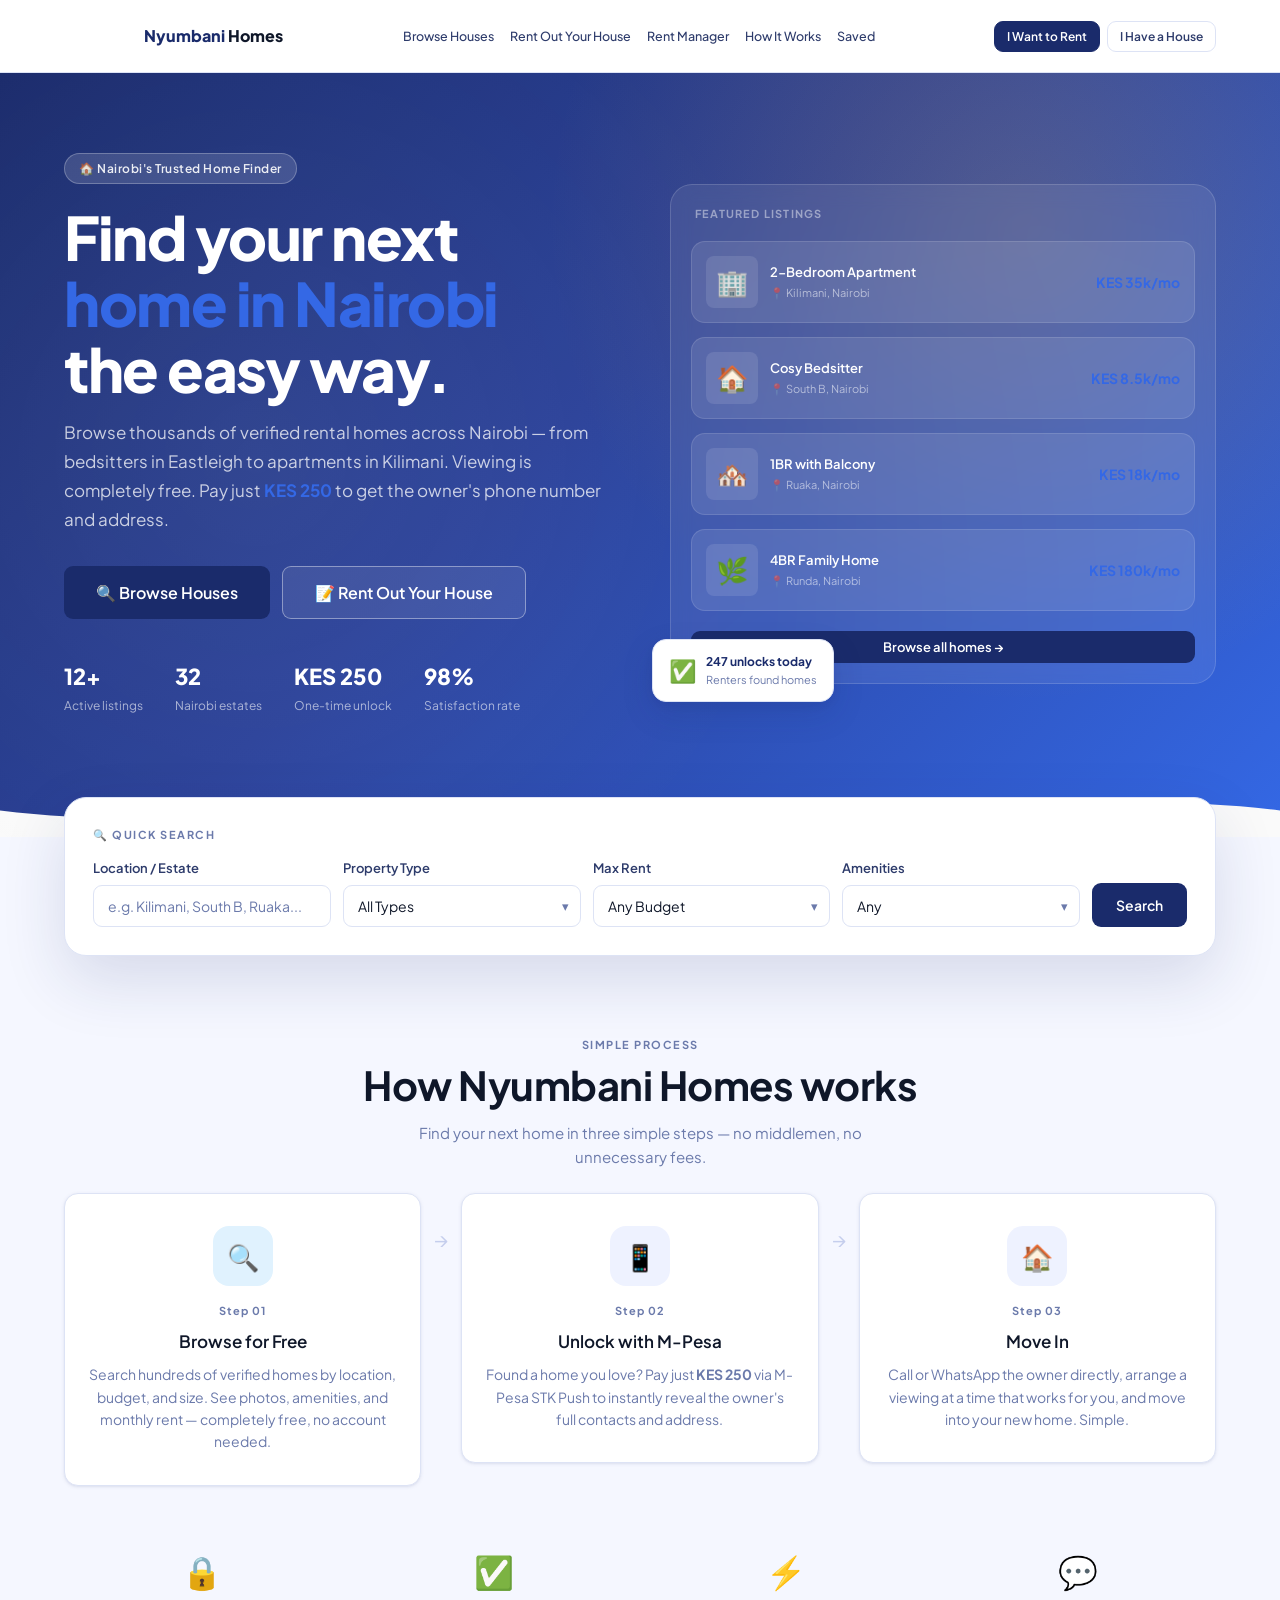
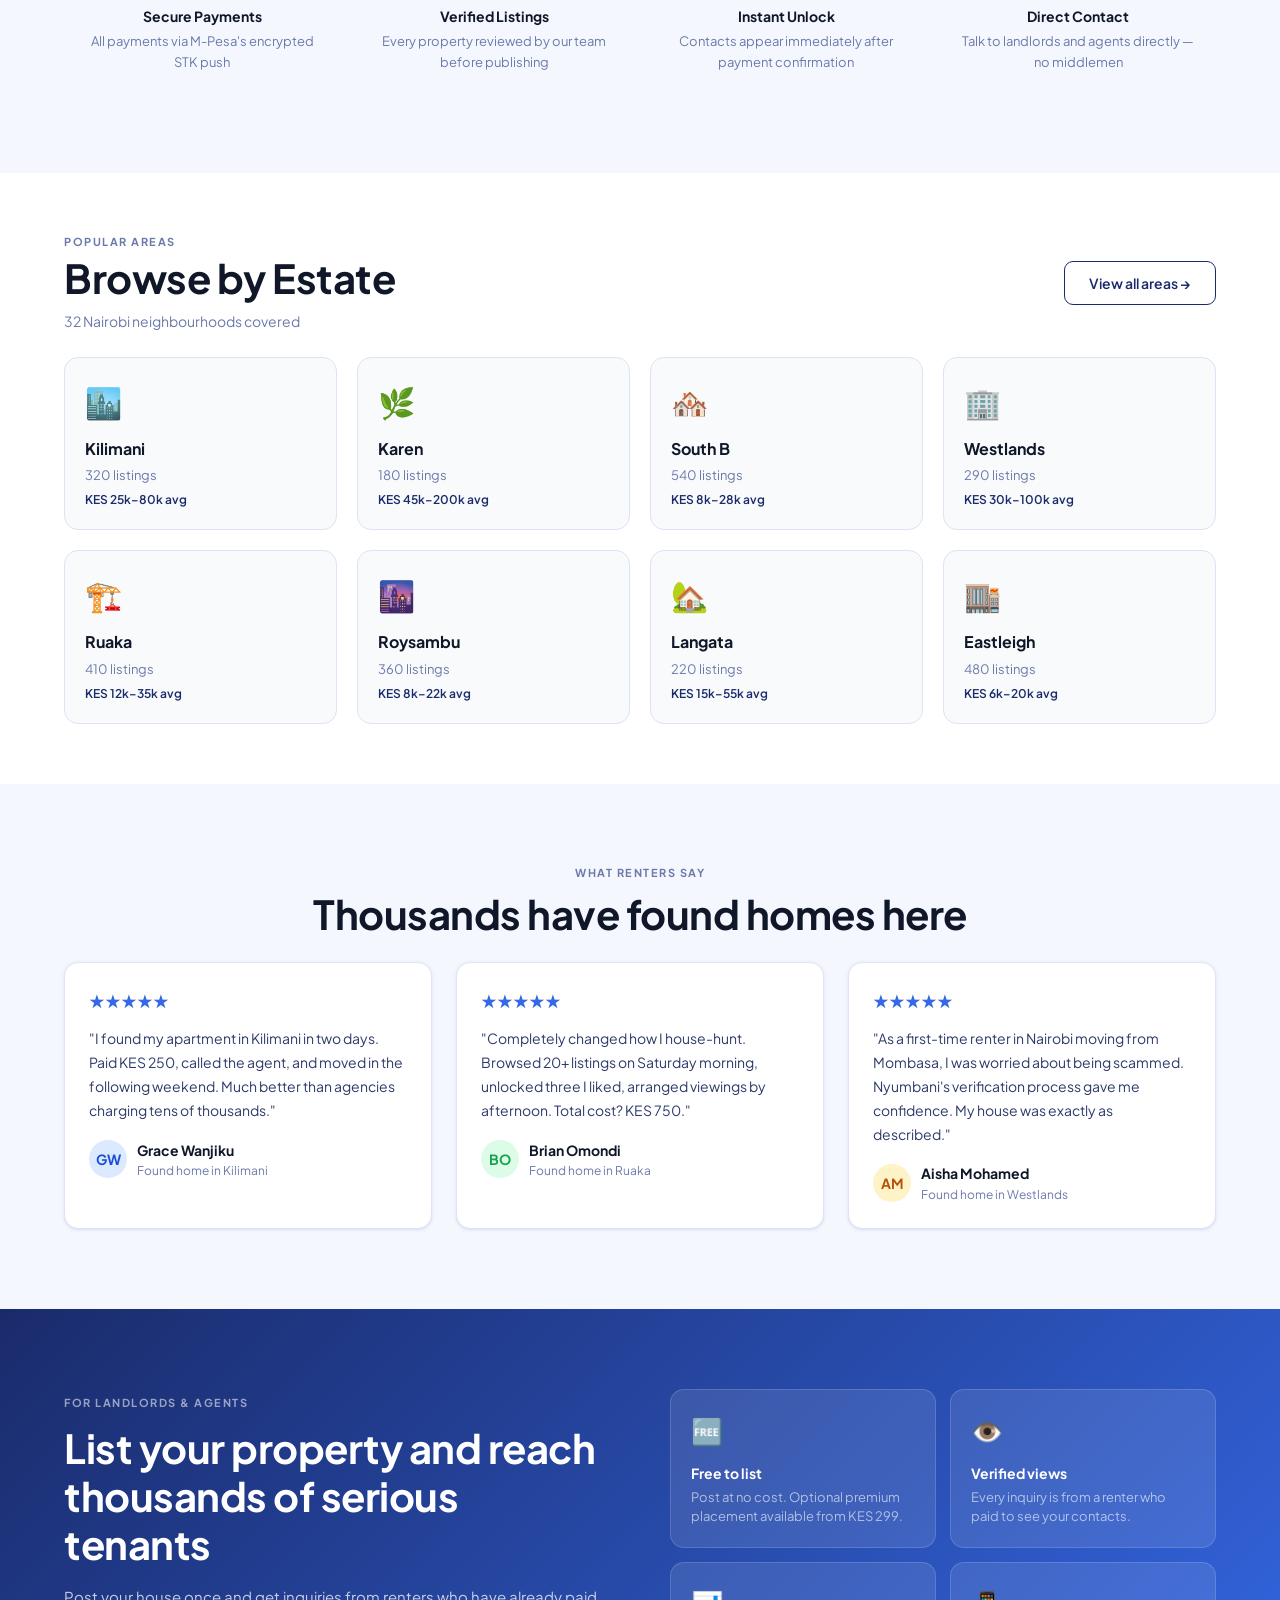
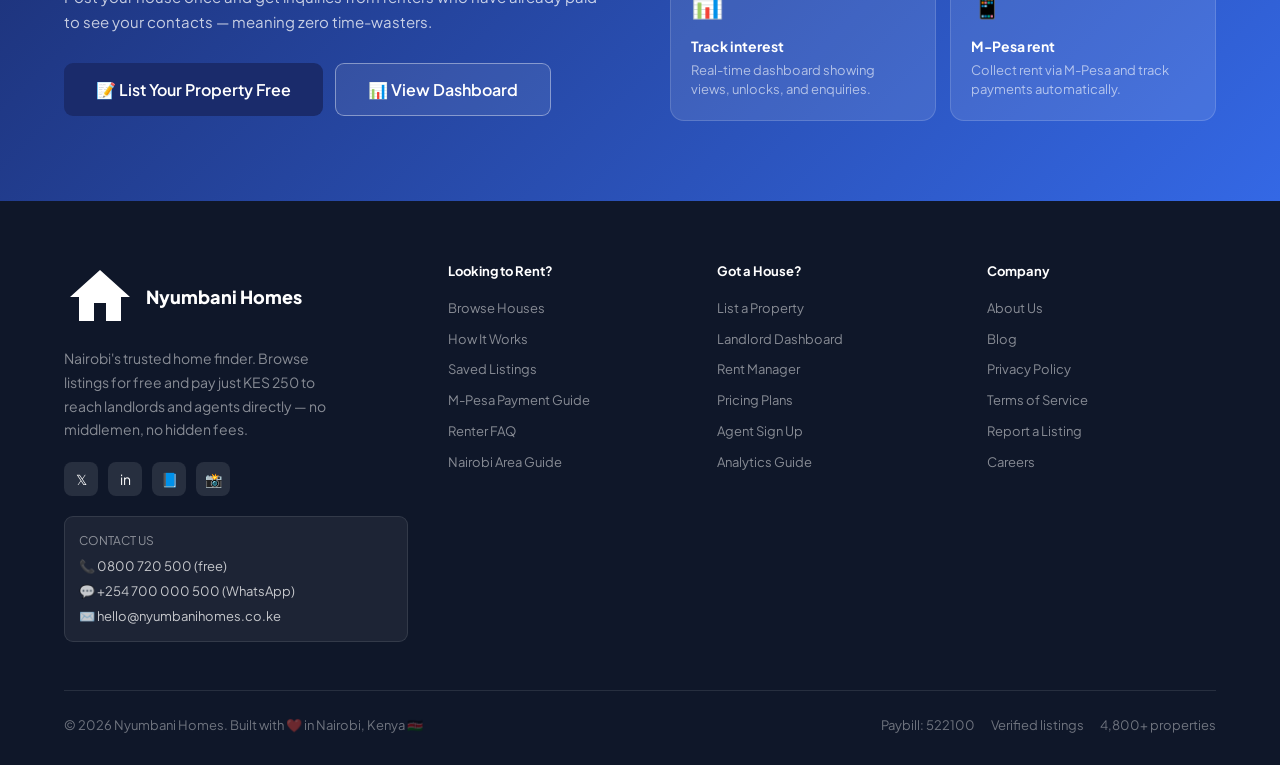
<file: index (2).html>
<!DOCTYPE html>
<html lang="en">
<head>
<meta charset="UTF-8">
<meta name="viewport" content="width=device-width, initial-scale=1.0">
<title>Nyumbani Homes — Find Your Next Home in Nairobi</title>
<link href="https://fonts.googleapis.com/css2?family=Plus+Jakarta+Sans:wght@300;400;500;600;700;800&family=Instrument+Serif:ital@0;1&display=swap" rel="stylesheet">
<link rel="stylesheet" href="styles.css">

</head>
<body>

<!-- ═══════ NAVBAR ═══════ -->
<nav id="navbar">
  <div class="container">
    <div class="nav-inner">
      <a class="nav-logo" onclick="showPage('home')" style="cursor:pointer">
        <div class="nav-logo-mark">
          <svg viewBox="0 0 24 24"><path d="M10 20v-6h4v6h5v-8h3L12 3 2 12h3v8z" fill="#fff"/></svg>
        </div>
        <span class="nav-logo-text"><span>Nyumbani</span> Homes</span>
      </a>
      <div class="nav-links">
        <a onclick="showPage('listings')" id="navBrowse">Browse Houses</a>
        <a onclick="showPage('register')" id="navList">Rent Out Your House</a>
        <a onclick="showPage('dashboard')" id="navDash">Rent Manager</a>
        <a onclick="scrollToHow()">How It Works</a>
        <a onclick="showSaved()">Saved <span class="saved-count" id="savedCount">0</span></a>
      </div>
      <div class="nav-actions">
        <button class="nav-tab active" id="navRenter" onclick="switchRole('renter')">I Want to Rent</button>
        <button class="nav-tab" id="navLandlord" onclick="switchRole('landlord')">I Have a House</button>
      </div>
      <button id="mobileMenuBtn" onclick="toggleMobileMenu()">☰</button>
    </div>
  </div>
</nav>

<!-- Mobile Menu -->
<div id="mobileMenu">
  <button class="mobile-nav-link" onclick="showPage('home');toggleMobileMenu()">🏠 Home</button>
  <button class="mobile-nav-link" onclick="showPage('listings');toggleMobileMenu()">🔍 Browse Houses</button>
  <button class="mobile-nav-link" onclick="showPage('register');toggleMobileMenu()">📝 Rent Out Your House</button>
  <button class="mobile-nav-link" onclick="showPage('dashboard');toggleMobileMenu()">📊 Rent Manager</button>
  <button class="mobile-nav-link" onclick="showSaved();toggleMobileMenu()">❤️ Saved Listings</button>
  <div style="border-top:1px solid var(--border);padding-top:16px;margin-top:8px;display:flex;gap:10px">
    <button class="btn btn-primary w-full" onclick="switchRole('renter');toggleMobileMenu()">I Want to Rent</button>
    <button class="btn btn-outline w-full" onclick="switchRole('landlord');toggleMobileMenu()">I Have a House</button>
  </div>
</div>

<!-- HOME PAGE -->
<div class="page active" id="page-home">
  <div class="hero">
    <div class="container">
      <div class="hero-inner">
        <div>
          <div class="hero-eyebrow">🏠 Nairobi's Trusted Home Finder</div>
          <h1>Find your next<br><em>home in Nairobi</em><br>the easy way.</h1>
          <p class="hero-sub">Browse thousands of verified rental homes across Nairobi — from bedsitters in Eastleigh to apartments in Kilimani. Viewing is completely free. Pay just <strong style="color:var(--amber-light)">KES 250</strong> to get the owner's phone number and address.</p>
          <div class="hero-actions">
            <button class="btn btn-amber btn-lg" onclick="showPage('listings')">🔍 Browse Houses</button>
            <button class="btn btn-lg" style="color:#fff;border:1.5px solid rgba(255,255,255,.4);background:rgba(255,255,255,.08)" onclick="showPage('register')">📝 Rent Out Your House</button>
          </div>
          <div class="hero-stats">
            <div><div class="hero-stat-val" id="heroListingCount">4,800+</div><div class="hero-stat-lbl">Active listings</div></div>
            <div><div class="hero-stat-val">32</div><div class="hero-stat-lbl">Nairobi estates</div></div>
            <div><div class="hero-stat-val">KES 250</div><div class="hero-stat-lbl">One-time unlock</div></div>
            <div><div class="hero-stat-val">98%</div><div class="hero-stat-lbl">Satisfaction rate</div></div>
          </div>
        </div>
        <div class="hero-img-wrap">
          <div class="hero-img-card">
            <div class="hero-listing-preview">
              <div style="font-size:11px;font-weight:700;color:rgba(255,255,255,.45);letter-spacing:1.2px;padding:0 4px 4px">FEATURED LISTINGS</div>
              <div class="hero-listing-item" onclick="showPage('listings')">
                <div class="hero-listing-img">🏢</div>
                <div class="hero-listing-info"><div class="hero-listing-name">2-Bedroom Apartment</div><div class="hero-listing-loc">📍 Kilimani, Nairobi</div></div>
                <div class="hero-listing-price">KES 35k/mo</div>
              </div>
              <div class="hero-listing-item" onclick="showPage('listings')">
                <div class="hero-listing-img">🏠</div>
                <div class="hero-listing-info"><div class="hero-listing-name">Cosy Bedsitter</div><div class="hero-listing-loc">📍 South B, Nairobi</div></div>
                <div class="hero-listing-price">KES 8.5k/mo</div>
              </div>
              <div class="hero-listing-item" onclick="showPage('listings')">
                <div class="hero-listing-img">🏘️</div>
                <div class="hero-listing-info"><div class="hero-listing-name">1BR with Balcony</div><div class="hero-listing-loc">📍 Ruaka, Nairobi</div></div>
                <div class="hero-listing-price">KES 18k/mo</div>
              </div>
              <div class="hero-listing-item" onclick="showPage('listings')">
                <div class="hero-listing-img">🌿</div>
                <div class="hero-listing-info"><div class="hero-listing-name">4BR Family Home</div><div class="hero-listing-loc">📍 Runda, Nairobi</div></div>
                <div class="hero-listing-price">KES 180k/mo</div>
              </div>
              <div style="text-align:center;padding:6px 0 0">
                <button class="btn btn-amber btn-sm w-full" onclick="showPage('listings')">Browse all homes →</button>
              </div>
            </div>
          </div>
          <div style="position:absolute;bottom:-18px;left:-18px;background:#fff;border-radius:var(--r);padding:12px 16px;box-shadow:var(--shadow-lg);border:1px solid var(--border);display:flex;align-items:center;gap:10px">
            <div style="font-size:22px">✅</div>
            <div>
              <div style="font-size:12px;font-weight:700;color:var(--green)">247 unlocks today</div>
              <div style="font-size:11px;color:var(--ink-muted)">Renters found homes</div>
            </div>
          </div>
        </div>
      </div>
    </div>
    <svg class="hero-wave" viewBox="0 0 1440 70" preserveAspectRatio="none" xmlns="http://www.w3.org/2000/svg">
      <path d="M0,40 C240,70 480,10 720,40 C960,70 1200,10 1440,40 L1440,70 L0,70 Z" fill="#FAFAFA"/>
    </svg>
  </div>

  <!-- Search bar -->
  <div class="search-section">
    <div class="container">
      <div class="search-card">
        <div class="label mb-12">🔍 Quick Search</div>
        <div class="search-row">
          <div class="form-group">
            <label class="form-label">Location / Estate</label>
            <input class="input" id="heroSearchLoc" placeholder="e.g. Kilimani, South B, Ruaka..." onkeydown="if(event.key==='Enter')doHeroSearch()">
          </div>
          <div class="form-group">
            <label class="form-label">Property Type</label>
            <div class="select-wrap">
              <select class="input" id="heroSearchType">
                <option value="">All Types</option>
                <option>Bedsitter</option><option>Single Room</option>
                <option>1 Bedroom</option><option>2 Bedrooms</option>
                <option>3 Bedrooms</option><option>4+ Bedrooms</option>
                <option>Maisonette</option><option>Studio</option>
              </select>
            </div>
          </div>
          <div class="form-group">
            <label class="form-label">Max Rent</label>
            <div class="select-wrap">
              <select class="input" id="heroSearchBudget">
                <option value="">Any Budget</option>
                <option value="10000">Under KES 10,000</option>
                <option value="20000">KES 10k – 20k</option>
                <option value="35000">KES 20k – 35k</option>
                <option value="60000">KES 35k – 60k</option>
                <option value="100000">KES 60k – 100k</option>
                <option value="999999">Over KES 100k</option>
              </select>
            </div>
          </div>
          <div class="form-group">
            <label class="form-label">Amenities</label>
            <div class="select-wrap">
              <select class="input" id="heroSearchAmenity">
                <option value="">Any</option>
                <option>Parking</option><option>24hr Water</option>
                <option>Furnished</option><option>Ensuite</option>
                <option>Fibre-ready</option><option>Generator</option>
              </select>
            </div>
          </div>
          <div class="form-group">
            <label class="form-label">&nbsp;</label>
            <button class="btn btn-primary w-full" style="height:44px" onclick="doHeroSearch()">Search</button>
          </div>
        </div>
      </div>
    </div>
  </div>

  <!-- How it works -->
  <div class="section" id="howItWorks">
    <div class="container">
      <div class="text-center mb-24">
        <div class="label mb-8">Simple Process</div>
        <h2>How Nyumbani Homes works</h2>
        <p class="text-muted mt-8" style="max-width:500px;margin:12px auto 0;font-size:15px">Find your next home in three simple steps — no middlemen, no unnecessary fees.</p>
      </div>
      <div class="how-grid">
        <div class="how-step card"><div class="how-icon" style="background:#E0F2FE">🔍</div><div class="how-num">Step 01</div><h4>Browse for Free</h4><p>Search hundreds of verified homes by location, budget, and size. See photos, amenities, and monthly rent — completely free, no account needed.</p></div>
        <div class="how-connector">→</div>
        <div class="how-step card"><div class="how-icon" style="background:var(--amber-tint)">📱</div><div class="how-num">Step 02</div><h4>Unlock with M-Pesa</h4><p>Found a home you love? Pay just <strong>KES 250</strong> via M-Pesa STK Push to instantly reveal the owner's full contacts and address.</p></div>
        <div class="how-connector">→</div>
        <div class="how-step card"><div class="how-icon" style="background:var(--green-tint)">🏠</div><div class="how-num">Step 03</div><h4>Move In</h4><p>Call or WhatsApp the owner directly, arrange a viewing at a time that works for you, and move into your new home. Simple.</p></div>
      </div>
      <div style="display:grid;grid-template-columns:repeat(4,1fr);gap:16px;margin-top:40px">
        <div style="text-align:center;padding:20px"><div style="font-size:32px;margin-bottom:8px">🔒</div><div style="font-size:14px;font-weight:700;margin-bottom:4px">Secure Payments</div><div style="font-size:13px;color:var(--ink-muted)">All payments via M-Pesa's encrypted STK push</div></div>
        <div style="text-align:center;padding:20px"><div style="font-size:32px;margin-bottom:8px">✅</div><div style="font-size:14px;font-weight:700;margin-bottom:4px">Verified Listings</div><div style="font-size:13px;color:var(--ink-muted)">Every property reviewed by our team before publishing</div></div>
        <div style="text-align:center;padding:20px"><div style="font-size:32px;margin-bottom:8px">⚡</div><div style="font-size:14px;font-weight:700;margin-bottom:4px">Instant Unlock</div><div style="font-size:13px;color:var(--ink-muted)">Contacts appear immediately after payment confirmation</div></div>
        <div style="text-align:center;padding:20px"><div style="font-size:32px;margin-bottom:8px">💬</div><div style="font-size:14px;font-weight:700;margin-bottom:4px">Direct Contact</div><div style="font-size:13px;color:var(--ink-muted)">Talk to landlords and agents directly — no middlemen</div></div>
      </div>
    </div>
  </div>

  <!-- Browse by estate -->
  <div class="section" style="background:var(--white);padding-top:60px;padding-bottom:60px">
    <div class="container">
      <div class="flex justify-between items-center mb-24" style="flex-wrap:wrap;gap:12px">
        <div><div class="label mb-4">Popular Areas</div><h2>Browse by Estate</h2><p class="text-muted mt-8" style="font-size:14px">32 Nairobi neighbourhoods covered</p></div>
        <button class="btn btn-outline" onclick="showPage('listings')">View all areas →</button>
      </div>
      <div class="grid4" id="estateGrid"></div>
    </div>
  </div>

  <!-- Testimonials -->
  <div class="section" style="background:var(--bg)">
    <div class="container">
      <div class="text-center mb-24"><div class="label mb-8">What Renters Say</div><h2>Thousands have found homes here</h2></div>
      <div class="grid3">
        <div class="card" style="padding:24px"><div style="color:var(--amber-light);font-size:18px;margin-bottom:12px">★★★★★</div><p style="font-size:14px;color:var(--ink-mid);line-height:1.7;margin-bottom:16px">"I found my apartment in Kilimani in two days. Paid KES 250, called the agent, and moved in the following weekend. Much better than agencies charging tens of thousands."</p><div style="display:flex;align-items:center;gap:10px"><div style="width:38px;height:38px;border-radius:50%;background:#DBEAFE;display:flex;align-items:center;justify-content:center;font-weight:700;color:#1D4ED8;font-size:14px">GW</div><div><div style="font-size:14px;font-weight:700">Grace Wanjiku</div><div style="font-size:12px;color:var(--ink-muted)">Found home in Kilimani</div></div></div></div>
        <div class="card" style="padding:24px"><div style="color:var(--amber-light);font-size:18px;margin-bottom:12px">★★★★★</div><p style="font-size:14px;color:var(--ink-mid);line-height:1.7;margin-bottom:16px">"Completely changed how I house-hunt. Browsed 20+ listings on Saturday morning, unlocked three I liked, arranged viewings by afternoon. Total cost? KES 750."</p><div style="display:flex;align-items:center;gap:10px"><div style="width:38px;height:38px;border-radius:50%;background:#DCFCE7;display:flex;align-items:center;justify-content:center;font-weight:700;color:#16A34A;font-size:14px">BO</div><div><div style="font-size:14px;font-weight:700">Brian Omondi</div><div style="font-size:12px;color:var(--ink-muted)">Found home in Ruaka</div></div></div></div>
        <div class="card" style="padding:24px"><div style="color:var(--amber-light);font-size:18px;margin-bottom:12px">★★★★★</div><p style="font-size:14px;color:var(--ink-mid);line-height:1.7;margin-bottom:16px">"As a first-time renter in Nairobi moving from Mombasa, I was worried about being scammed. Nyumbani's verification process gave me confidence. My house was exactly as described."</p><div style="display:flex;align-items:center;gap:10px"><div style="width:38px;height:38px;border-radius:50%;background:#FEF3C7;display:flex;align-items:center;justify-content:center;font-weight:700;color:#B45309;font-size:14px">AM</div><div><div style="font-size:14px;font-weight:700">Aisha Mohamed</div><div style="font-size:12px;color:var(--ink-muted)">Found home in Westlands</div></div></div></div>
      </div>
    </div>
  </div>

  <!-- Landlord CTA -->
  <div class="section" style="background:linear-gradient(135deg,var(--green),var(--green-mid))">
    <div class="container">
      <div class="grid2" style="gap:60px;align-items:center">
        <div>
          <div class="label mb-12" style="color:rgba(255,255,255,.55)">For Landlords & Agents</div>
          <h2 style="color:#fff;margin-bottom:16px">List your property and reach thousands of serious tenants</h2>
          <p style="color:rgba(255,255,255,.75);font-size:15px;line-height:1.7;margin-bottom:28px">Post your house once and get inquiries from renters who have already paid to see your contacts — meaning zero time-wasters.</p>
          <div style="display:flex;gap:12px;flex-wrap:wrap">
            <button class="btn btn-amber btn-lg" onclick="showPage('register')">📝 List Your Property Free</button>
            <button class="btn btn-lg" style="color:#fff;border:1.5px solid rgba(255,255,255,.4);background:rgba(255,255,255,.08)" onclick="showPage('dashboard')">📊 View Dashboard</button>
          </div>
        </div>
        <div style="display:grid;grid-template-columns:1fr 1fr;gap:14px">
          <div style="background:rgba(255,255,255,.1);border:1px solid rgba(255,255,255,.15);border-radius:var(--r);padding:20px"><div style="font-size:26px;margin-bottom:10px">🆓</div><div style="font-size:14px;font-weight:700;color:#fff;margin-bottom:4px">Free to list</div><div style="font-size:13px;color:rgba(255,255,255,.6);line-height:1.5">Post at no cost. Optional premium placement available from KES 299.</div></div>
          <div style="background:rgba(255,255,255,.1);border:1px solid rgba(255,255,255,.15);border-radius:var(--r);padding:20px"><div style="font-size:26px;margin-bottom:10px">👁️</div><div style="font-size:14px;font-weight:700;color:#fff;margin-bottom:4px">Verified views</div><div style="font-size:13px;color:rgba(255,255,255,.6);line-height:1.5">Every inquiry is from a renter who paid to see your contacts.</div></div>
          <div style="background:rgba(255,255,255,.1);border:1px solid rgba(255,255,255,.15);border-radius:var(--r);padding:20px"><div style="font-size:26px;margin-bottom:10px">📊</div><div style="font-size:14px;font-weight:700;color:#fff;margin-bottom:4px">Track interest</div><div style="font-size:13px;color:rgba(255,255,255,.6);line-height:1.5">Real-time dashboard showing views, unlocks, and enquiries.</div></div>
          <div style="background:rgba(255,255,255,.1);border:1px solid rgba(255,255,255,.15);border-radius:var(--r);padding:20px"><div style="font-size:26px;margin-bottom:10px">📱</div><div style="font-size:14px;font-weight:700;color:#fff;margin-bottom:4px">M-Pesa rent</div><div style="font-size:13px;color:rgba(255,255,255,.6);line-height:1.5">Collect rent via M-Pesa and track payments automatically.</div></div>
        </div>
      </div>
    </div>
  </div>
</div><!-- /home -->

<!-- LISTINGS PAGE -->
<div class="page" id="page-listings">
  <div style="background:var(--white);border-bottom:1px solid var(--border);padding:20px 0;position:sticky;top:64px;z-index:50">
    <div class="container">
      <div class="search-row" style="grid-template-columns:1.5fr 1fr 1fr 1fr auto">
        <div class="form-group"><input class="input" placeholder="Search by estate or name..." id="filterLoc" onkeydown="if(event.key==='Enter')applyFilters()"></div>
        <div class="select-wrap"><select class="input" id="filterType" onchange="applyFilters()"><option value="">All Types</option><option>Bedsitter</option><option>Single Room</option><option>1 Bedroom</option><option>2 Bedrooms</option><option>3 Bedrooms</option><option>4+ Bedrooms</option><option>Maisonette</option><option>Studio</option></select></div>
        <div class="select-wrap"><select class="input" id="filterBudget" onchange="applyFilters()"><option value="">Any Budget</option><option value="10000">Under KES 10k</option><option value="20000">KES 10k – 20k</option><option value="35000">KES 20k – 35k</option><option value="60000">KES 35k – 60k</option><option value="100000">KES 60k – 100k</option><option value="999999">Over KES 100k</option></select></div>
        <div class="select-wrap"><select class="input" id="filterAmenity" onchange="applyFilters()"><option value="">Any Amenity</option><option>Parking</option><option>24hr Water</option><option>Furnished</option><option>Ensuite</option><option>Fibre-ready</option><option>Generator</option><option>Swimming Pool</option><option>DSQ</option><option>Garden</option><option>Elevator</option></select></div>
        <button class="btn btn-primary" onclick="applyFilters()">Filter</button>
      </div>
    </div>
  </div>
  <div class="container" style="padding-top:32px;padding-bottom:60px">
    <div class="listings-header">
      <div><h2 style="font-size:22px">Homes for Rent in Nairobi</h2><p class="text-muted" style="font-size:14px;margin-top:3px"><span id="listingCount">0</span> properties found <span id="filterSummary" style="color:var(--green);font-weight:600"></span></p></div>
      <div class="flex items-center gap-12" style="flex-wrap:wrap">
        <div class="filter-chips" id="typeChips">
          <button class="chip active" data-filter="" onclick="setChip(this,'')">All</button>
          <button class="chip" data-filter="Bedsitter" onclick="setChip(this,'Bedsitter')">Bedsitter</button>
          <button class="chip" data-filter="1 Bedroom" onclick="setChip(this,'1 Bedroom')">1 Bed</button>
          <button class="chip" data-filter="2 Bedrooms" onclick="setChip(this,'2 Bedrooms')">2 Bed</button>
          <button class="chip" data-filter="3 Bedrooms" onclick="setChip(this,'3 Bedrooms')">3 Bed+</button>
          <button class="chip" data-filter="Furnished" onclick="setChipAmenity(this,'Furnished')">Furnished</button>
        </div>
        <select class="sort-select" id="sortSelect" onchange="applyFilters()"><option value="newest">Newest first</option><option value="price-asc">Price: Low → High</option><option value="price-desc">Price: High → Low</option><option value="popular">Most viewed</option></select>
      </div>
    </div>
    <div id="activeFilters" class="flex gap-8 mb-16" style="flex-wrap:wrap"></div>
    <div class="grid3" id="listingsGrid"></div>
    <div class="empty-state hidden" id="emptyState"><div class="empty-state-icon">🔍</div><h3>No properties found</h3><p>Try broadening your search — change the estate, increase your budget, or remove a filter.</p><button class="btn btn-primary" onclick="clearFilters()">Clear all filters</button></div>
    <div style="text-align:center;margin-top:40px" id="loadMoreWrap">
      <button class="btn btn-ghost btn-lg" id="loadMoreBtn" onclick="loadMore()">Load more listings</button>
      <p class="text-muted mt-8" style="font-size:13px">Showing <span id="shownCount">9</span> of <span id="totalCount">0</span></p>
    </div>
  </div>
</div><!-- /listings -->

<!-- REGISTER PAGE -->
<div class="page" id="page-register">
  <div class="register-layout">
    <div class="register-sidebar">
      <div>
        <div class="label mb-12" style="color:rgba(255,255,255,.45)">Got a house to rent out?</div>
        <h2 style="font-size:28px;margin-bottom:14px">List your property on Nyumbani Homes</h2>
        <p style="font-size:14px">Your listing reaches thousands of active renters in Nairobi. We review and publish within 2 hours.</p>
        <div style="margin-top:32px;display:flex;flex-direction:column;gap:18px">
          <div class="register-benefit"><div class="register-benefit-icon">🆓</div><div><div class="register-benefit-title">Free to list</div><div class="register-benefit-text">Post your property at no cost. Optional premium placement from KES 299.</div></div></div>
          <div class="register-benefit"><div class="register-benefit-icon">🔒</div><div><div class="register-benefit-title">Your contacts are protected</div><div class="register-benefit-text">Only renters who pay KES 250 can see your phone number and full address.</div></div></div>
          <div class="register-benefit"><div class="register-benefit-icon">📊</div><div><div class="register-benefit-title">Live analytics dashboard</div><div class="register-benefit-text">Track views, unlocks, and enquiries every day — all in your free dashboard.</div></div></div>
          <div class="register-benefit"><div class="register-benefit-icon">📱</div><div><div class="register-benefit-title">SMS alerts</div><div class="register-benefit-text">Receive an SMS every time a renter pays to unlock your listing.</div></div></div>
          <div class="register-benefit"><div class="register-benefit-icon">🏦</div><div><div class="register-benefit-title">M-Pesa rent collection</div><div class="register-benefit-text">Collect rent from tenants directly via M-Pesa — tracked automatically.</div></div></div>
        </div>
        <div style="margin-top:36px;padding:20px;background:rgba(255,255,255,.1);border:1px solid rgba(255,255,255,.15);border-radius:var(--r);display:grid;grid-template-columns:1fr 1fr;gap:14px">
          <div><div style="font-size:22px;font-weight:800;color:#fff">4,800+</div><div style="font-size:12px;color:rgba(255,255,255,.55)">Active listings</div></div>
          <div><div style="font-size:22px;font-weight:800;color:#fff">12,400+</div><div style="font-size:12px;color:rgba(255,255,255,.55)">Unlocks this month</div></div>
          <div><div style="font-size:22px;font-weight:800;color:#fff">&lt;2h</div><div style="font-size:12px;color:rgba(255,255,255,.55)">Avg review time</div></div>
          <div><div style="font-size:22px;font-weight:800;color:#fff">98%</div><div style="font-size:12px;color:rgba(255,255,255,.55)">Landlord satisfaction</div></div>
        </div>
      </div>
    </div>
    <div class="register-form-wrap" id="registerFormWrap">
      <div style="display:flex;gap:8px;margin-bottom:32px">
        <div class="reg-step-dot active" id="rdot1" style="height:4px;flex:1;border-radius:2px;background:var(--green);transition:background .3s"></div>
        <div class="reg-step-dot" id="rdot2" style="height:4px;flex:1;border-radius:2px;background:var(--border);transition:background .3s"></div>
        <div class="reg-step-dot" id="rdot3" style="height:4px;flex:1;border-radius:2px;background:var(--border);transition:background .3s"></div>
        <div class="reg-step-dot" id="rdot4" style="height:4px;flex:1;border-radius:2px;background:var(--border);transition:background .3s"></div>
      </div>
      <h2>Add Your Property</h2>
      <p class="sub">Fields marked <span style="color:var(--red)">*</span> are required. Your listing goes live within 2 hours.</p>
      <div class="form-section-title">1 · Property Details</div>
      <div style="display:flex;flex-direction:column;gap:16px">
        <div class="form-row">
          <div class="form-group"><label class="form-label">Property Title <span style="color:var(--red)">*</span></label><input class="input" id="regTitle" placeholder="e.g. Spacious 2BR apartment in Kilimani with parking" oninput="updateRegProgress()"><div class="form-error" id="regTitleErr">Please enter a title for your property</div></div>
          <div class="form-group"><label class="form-label">Property Type <span style="color:var(--red)">*</span></label><div class="select-wrap"><select class="input" id="regType" onchange="updateRegProgress()"><option value="">Select type</option><option>Bedsitter</option><option>Single Room</option><option>Studio Apartment</option><option>1 Bedroom</option><option>2 Bedrooms</option><option>3 Bedrooms</option><option>4+ Bedrooms</option><option>Maisonette</option><option>Bungalow</option><option>Townhouse</option></select></div><div class="form-error" id="regTypeErr">Please select a property type</div></div>
        </div>
        <div class="form-row">
          <div class="form-group"><label class="form-label">Estate / Area <span style="color:var(--red)">*</span></label><div class="select-wrap"><select class="input" id="regArea" onchange="updateRegProgress()"><option value="">Select area</option><option>Kilimani</option><option>Kileleshwa</option><option>Westlands</option><option>Karen</option><option>Lang'ata</option><option>South B</option><option>South C</option><option>Eastleigh</option><option>Roysambu</option><option>Ruaka</option><option>Kasarani</option><option>Embakasi</option><option>Ngong Road</option><option>Lavington</option><option>Spring Valley</option><option>Runda</option><option>Muthaiga</option><option>Parklands</option><option>Gigiri</option><option>Ridgeways</option><option>Loresho</option><option>Rongai</option><option>Athi River</option><option>Thika Road</option></select></div><div class="form-error" id="regAreaErr">Please select an area</div></div>
          <div class="form-group"><label class="form-label">Street / Road</label><input class="input" id="regStreet" placeholder="e.g. Ngong Road, Off Dennis Pritt Road"></div>
        </div>
        <div class="form-group"><label class="form-label">Full Address (private — only shown after unlock) <span style="color:var(--red)">*</span></label><input class="input" id="regAddress" placeholder="e.g. Apt 3B, Rose Court Apartments, Ngong Road — near Prestige Plaza"><div class="form-hint">🔒 This stays private. Only renters who pay KES 250 will see the full address.</div><div class="form-error" id="regAddressErr">Please enter the full address</div></div>
        <div class="form-row">
          <div class="form-group"><label class="form-label">Monthly Rent (KES) <span style="color:var(--red)">*</span></label><input class="input" type="number" id="regRent" placeholder="e.g. 25000" min="1000" oninput="updateRegProgress()"><div class="form-error" id="regRentErr">Please enter a valid rent amount</div></div>
          <div class="form-group"><label class="form-label">Deposit Required</label><div class="select-wrap"><select class="input" id="regDeposit"><option>1 month's rent</option><option>2 months' rent</option><option>3 months' rent</option><option>No deposit</option></select></div></div>
        </div>
        <div class="form-row">
          <div class="form-group"><label class="form-label">Bedrooms <span style="color:var(--red)">*</span></label><div class="select-wrap"><select class="input" id="regBeds"><option value="0">Bedsitter / Studio</option><option value="1">1 Bedroom</option><option value="2">2 Bedrooms</option><option value="3">3 Bedrooms</option><option value="4">4+ Bedrooms</option></select></div></div>
          <div class="form-group"><label class="form-label">Bathrooms <span style="color:var(--red)">*</span></label><div class="select-wrap"><select class="input" id="regBaths"><option>1</option><option>2</option><option>3</option><option>4+</option></select></div></div>
        </div>
        <div class="form-row">
          <div class="form-group"><label class="form-label">Floor / Level</label><input class="input" id="regFloor" placeholder="e.g. Ground floor, 3rd floor"></div>
          <div class="form-group"><label class="form-label">Approximate Size</label><input class="input" id="regSize" placeholder="e.g. 65 sqm"></div>
        </div>
        <div class="form-group"><label class="form-label">Property Description</label><textarea class="input" id="regDesc" rows="4" placeholder="Describe the property — views, neighbourhood feel, nearest landmarks, distance to CBD, schools, hospitals, public transport..."></textarea><div class="form-hint">Good descriptions get 3× more enquiries.</div></div>
      </div>
      <div class="form-section-title">2 · Amenities & Features</div>
      <div style="display:grid;grid-template-columns:repeat(3,1fr);gap:10px" id="amenityGrid">
        <label class="amenity-checkbox"><input type="checkbox" value="Ensuite" onchange="updateRegProgress()"> 🚿 Ensuite bathroom</label>
        <label class="amenity-checkbox"><input type="checkbox" value="Parking"> 🚗 Parking</label>
        <label class="amenity-checkbox"><input type="checkbox" value="24hr Water"> 💧 24-hour water</label>
        <label class="amenity-checkbox"><input type="checkbox" value="Pre-paid meter"> 🔌 Pre-paid electricity</label>
        <label class="amenity-checkbox"><input type="checkbox" value="Gas cooker"> 🔥 Gas cooker</label>
        <label class="amenity-checkbox"><input type="checkbox" value="Furnished"> 🛋️ Furnished</label>
        <label class="amenity-checkbox"><input type="checkbox" value="Fibre-ready"> 📡 Fibre internet</label>
        <label class="amenity-checkbox"><input type="checkbox" value="Gym"> 🏋️ Gym</label>
        <label class="amenity-checkbox"><input type="checkbox" value="Swimming Pool"> 🏊 Swimming pool</label>
        <label class="amenity-checkbox"><input type="checkbox" value="Security"> 🔐 Security guard</label>
        <label class="amenity-checkbox"><input type="checkbox" value="Garden"> 🌱 Garden</label>
        <label class="amenity-checkbox"><input type="checkbox" value="Pets allowed"> 🐕 Pets allowed</label>
        <label class="amenity-checkbox"><input type="checkbox" value="Wheelchair access"> ♿ Wheelchair access</label>
        <label class="amenity-checkbox"><input type="checkbox" value="Elevator"> 🛗 Elevator / Lift</label>
        <label class="amenity-checkbox"><input type="checkbox" value="DSQ"> 🏠 DSQ (servant quarters)</label>
        <label class="amenity-checkbox"><input type="checkbox" value="Generator"> ⚡ Backup generator</label>
        <label class="amenity-checkbox"><input type="checkbox" value="Borehole"> 🪣 Borehole water</label>
        <label class="amenity-checkbox"><input type="checkbox" value="CCTV"> 📷 CCTV surveillance</label>
      </div>
      <div class="form-section-title">3 · Photos</div>
      <div class="photo-upload" id="photoUploadBox" onclick="triggerPhotoUpload()">
        <div class="photo-upload-icon">📷</div>
        <p><strong>Click to upload photos</strong> or drag and drop</p>
        <p style="font-size:12px;margin-top:6px">JPG, PNG up to 5 MB each · Maximum 10 photos</p>
        <p style="font-size:11px;margin-top:4px;color:var(--green);font-weight:600">Properties with photos get 4× more enquiries</p>
      </div>
      <input type="file" id="photoInput" multiple accept="image/*" style="display:none" onchange="handlePhotoUpload(this)">
      <div id="photoPreview" style="display:flex;flex-wrap:wrap;gap:10px;margin-top:12px"></div>
      <div class="form-section-title">4 · Your Details (private)</div>
      <div style="background:#FEF3C7;border:1px solid #FDE68A;border-radius:var(--r);padding:14px;margin-bottom:16px;font-size:13px;color:#92400E;line-height:1.5">🔒 <strong>Your contact details below are private.</strong> Renters only see them after paying KES 250 to unlock your listing.</div>
      <div style="display:flex;flex-direction:column;gap:16px">
        <div class="form-row">
          <div class="form-group"><label class="form-label">Your Full Name <span style="color:var(--red)">*</span></label><input class="input" id="regName" placeholder="Full name" oninput="updateRegProgress()"><div class="form-error" id="regNameErr">Please enter your name</div></div>
          <div class="form-group"><label class="form-label">You are a <span style="color:var(--red)">*</span></label><div class="select-wrap"><select class="input" id="regRole"><option>Landlord / Owner</option><option>Letting Agent</option><option>Caretaker</option><option>Property Manager</option></select></div></div>
        </div>
        <div class="form-row">
          <div class="form-group"><label class="form-label">Phone Number <span style="color:var(--red)">*</span></label><div style="display:flex;gap:8px"><div style="padding:11px 12px;background:#F3F4F6;border:1.5px solid var(--border);border-radius:var(--r-sm);font-size:14px;white-space:nowrap;flex-shrink:0">🇰🇪 +254</div><input class="input" id="regPhone" placeholder="7XX XXX XXX" maxlength="9" oninput="updateRegProgress()"></div><div class="form-hint">This is the number tenants will call after unlocking. Must be M-Pesa registered.</div><div class="form-error" id="regPhoneErr">Please enter a valid phone number</div></div>
          <div class="form-group"><label class="form-label">WhatsApp Number (optional)</label><div style="display:flex;gap:8px"><div style="padding:11px 12px;background:#F3F4F6;border:1.5px solid var(--border);border-radius:var(--r-sm);font-size:14px;white-space:nowrap;flex-shrink:0">🇰🇪 +254</div><input class="input" id="regWhatsApp" placeholder="7XX XXX XXX" maxlength="9"></div></div>
        </div>
        <div class="form-group"><label class="form-label">Email Address (optional — for dashboard access)</label><input class="input" id="regEmail" type="email" placeholder="yourname@email.com"></div>
        <div class="form-group"><label class="form-label">M-Pesa Number for Receiving Payments</label><div style="display:flex;gap:8px"><div style="padding:11px 12px;background:#F3F4F6;border:1.5px solid var(--border);border-radius:var(--r-sm);font-size:14px;white-space:nowrap;flex-shrink:0">🇰🇪 +254</div><input class="input" id="regMpesa" placeholder="7XX XXX XXX (for rent collection)" maxlength="9"></div><div class="form-hint">Tenants who pay rent via the platform will send to this number.</div></div>
      </div>
      <div class="form-section-title">5 · Listing Duration & Placement</div>
      <div class="pricing-cards">
        <div class="pricing-card selected" onclick="selectPlan(this,'free')"><div class="pricing-card-price">Free</div><div class="pricing-card-label">Standard Listing</div><div class="pricing-card-duration">30 days</div><div class="pricing-card-features">✓ Listed in search<br>✓ Full analytics<br>✓ SMS alerts<br>✗ No top placement</div></div>
        <div class="pricing-card" onclick="selectPlan(this,'featured')"><div class="pricing-card-price">KES 299</div><div class="pricing-card-label">Featured Listing</div><div class="pricing-card-duration">60 days</div><div class="pricing-card-features">✓ Top of search results<br>✓ "Featured" badge<br>✓ Priority review<br>✓ All Standard benefits</div></div>
        <div class="pricing-card" onclick="selectPlan(this,'premium')"><div class="pricing-card-price">KES 599</div><div class="pricing-card-label">Premium Listing</div><div class="pricing-card-duration">90 days</div><div class="pricing-card-features">✓ Highlighted card<br>✓ Homepage featured<br>✓ Social media share<br>✓ All Featured benefits</div></div>
      </div>
      <input type="hidden" id="regPlan" value="free">
      <div style="margin-top:28px;padding:20px;background:#F9FAFB;border:1px solid var(--border);border-radius:var(--r)">
        <div style="display:flex;justify-content:space-between;font-size:13px;margin-bottom:8px"><span style="font-weight:600;color:var(--ink-mid)">Form completion</span><span style="font-weight:700;color:var(--green)" id="regProgressPct">0%</span></div>
        <div class="progress-bar" style="height:8px"><div class="progress-fill green" id="regProgressBar" style="width:0%"></div></div>
        <p style="font-size:12px;color:var(--ink-muted);margin-top:8px">Complete all required fields to submit your listing.</p>
      </div>
      <div style="margin-top:24px">
        <label style="display:flex;align-items:flex-start;gap:10px;font-size:13px;color:var(--ink-mid);margin-bottom:20px;cursor:pointer;line-height:1.5"><input type="checkbox" id="regConsent" style="accent-color:var(--green);margin-top:2px;flex-shrink:0;width:16px;height:16px">I confirm this property is genuine, available for rent, and the information I've provided is accurate. I agree to Nyumbani Homes' <a style="color:var(--green);font-weight:600">Terms of Service</a> and <a style="color:var(--green);font-weight:600">Privacy Policy</a>.</label>
        <button class="btn btn-primary btn-lg w-full" onclick="submitListing()" id="regSubmitBtn">📝 Submit My Property Listing</button>
        <p style="text-align:center;font-size:12px;color:var(--ink-muted);margin-top:12px">We'll review and publish your listing within 2 hours. You'll receive an SMS confirmation.</p>
      </div>
    </div>
    <div id="registerSuccess" class="register-form-wrap hidden" style="display:none;align-items:center;justify-content:center;text-align:center">
      <div>
        <div style="font-size:72px;margin-bottom:20px">🎉</div>
        <h2 style="margin-bottom:12px">Listing Submitted!</h2>
        <p style="font-size:15px;color:var(--ink-muted);margin-bottom:8px;line-height:1.7">Your property has been submitted for review. We'll publish it within <strong>2 hours</strong> and send you an SMS confirmation.</p>
        <p style="font-size:13px;color:var(--ink-muted);margin-bottom:32px">Reference: <strong id="regRef" style="color:var(--green)">NH-XXXXXX</strong></p>
        <div style="display:flex;gap:12px;justify-content:center;flex-wrap:wrap">
          <button class="btn btn-primary btn-lg" onclick="showPage('dashboard')">📊 View My Dashboard</button>
          <button class="btn btn-outline btn-lg" onclick="resetRegisterForm()">+ List Another Property</button>
        </div>
      </div>
    </div>
  </div>
</div><!-- /register -->

<!-- DASHBOARD PAGE -->
<div class="page" id="page-dashboard">
  <div class="dash-layout">
    <div class="dash-sidebar">
      <div class="dash-user"><div class="dash-avatar">JK</div><div class="dash-user-info"><div class="name">James Kariuki</div><div class="role">Landlord · 4 properties</div></div></div>
      <div class="dash-nav">
        <div class="dash-nav-section">Overview</div>
        <button class="dash-nav-item active" onclick="setDashTab(this,'overview')"><span class="dash-nav-icon">📊</span>Dashboard</button>
        <button class="dash-nav-item" onclick="setDashTab(this,'listings')"><span class="dash-nav-icon">🏠</span>My Listings</button>
        <button class="dash-nav-item" onclick="setDashTab(this,'tenants')"><span class="dash-nav-icon">👥</span>Tenants</button>
        <div class="dash-nav-section">Rent Management</div>
        <button class="dash-nav-item" onclick="setDashTab(this,'rent')"><span class="dash-nav-icon">💰</span>Rent Collection</button>
        <button class="dash-nav-item" onclick="setDashTab(this,'payments')"><span class="dash-nav-icon">📱</span>M-Pesa Payments</button>
        <button class="dash-nav-item" onclick="setDashTab(this,'maintenance')"><span class="dash-nav-icon">🔧</span>Maintenance</button>
        <div class="dash-nav-section">Account</div>
        <button class="dash-nav-item" onclick="setDashTab(this,'settings')"><span class="dash-nav-icon">⚙️</span>Settings</button>
        <button class="dash-nav-item" onclick="setDashTab(this,'help')"><span class="dash-nav-icon">❓</span>Help & Support</button>
        <div style="margin-top:20px;padding:0 4px"><button class="btn btn-outline btn-sm w-full" onclick="showPage('register')">+ Add a Property</button></div>
        <div style="margin-top:8px;padding:0 4px"><button class="btn btn-ghost btn-sm w-full" onclick="showPage('home')">← Back to site</button></div>
      </div>
    </div>
    <div class="dash-content">
      <!-- OVERVIEW -->
      <div class="dash-tab-content active" id="dash-overview">
        <div class="dash-header">
          <div><h2>Habari asubuhi, James 👋</h2><p class="text-muted" style="font-size:14px">Here's how your properties are performing — <span id="dashDate"></span></p></div>
          <div style="display:flex;gap:10px"><button class="btn btn-ghost btn-sm" onclick="showToast('📊 Report downloaded as PDF')">📥 Export Report</button><button class="btn btn-primary" onclick="showPage('register')">+ Add a House</button></div>
        </div>
        <div class="stat-cards">
          <div class="stat-card"><div class="stat-card-top"><div class="stat-card-icon" style="background:#D8F3DC">🏠</div><span class="stat-card-delta badge badge-green">+1 this month</span></div><div class="stat-card-val">4</div><div class="stat-card-label">Properties Listed</div><div class="progress-bar mt-8"><div class="progress-fill green" style="width:80%"></div></div></div>
          <div class="stat-card"><div class="stat-card-top"><div class="stat-card-icon" style="background:#FEF3C7">👥</div><span class="stat-card-delta badge badge-amber">2 pending</span></div><div class="stat-card-val">10</div><div class="stat-card-label">Active Tenants</div><div class="progress-bar mt-8"><div class="progress-fill amber" style="width:60%"></div></div></div>
          <div class="stat-card"><div class="stat-card-top"><div class="stat-card-icon" style="background:#DBEAFE">💰</div><span class="stat-card-delta badge badge-green">+12% vs last mo</span></div><div class="stat-card-val">KES 142k</div><div class="stat-card-label">Monthly Income</div><div class="progress-bar mt-8"><div class="progress-fill green" style="width:85%"></div></div></div>
          <div class="stat-card"><div class="stat-card-top"><div class="stat-card-icon" style="background:var(--amber-tint)">👁️</div><span class="stat-card-delta badge badge-amber">+34% this week</span></div><div class="stat-card-val">312</div><div class="stat-card-label">Listing Views (7d)</div><div class="progress-bar mt-8"><div class="progress-fill amber" style="width:70%"></div></div></div>
        </div>
        <div style="display:grid;grid-template-columns:1.6fr 1fr;gap:20px;margin-bottom:20px">
          <div class="dash-section">
            <div class="dash-section-hdr"><h3>🏦 Rent Collection — June 2026</h3><div style="display:flex;gap:8px;align-items:center"><span class="badge badge-amber">2 pending</span><button class="btn btn-sm btn-amber" onclick="sendAllReminders()">Send All Reminders</button></div></div>
            <div style="overflow-x:auto"><table class="dash-table w-full"><thead><tr><th>Tenant</th><th>Unit</th><th>Amount</th><th>Due Date</th><th>Status</th><th>Action</th></tr></thead><tbody id="rentTableBody"></tbody></table></div>
          </div>
          <div class="dash-section">
            <div class="dash-section-hdr"><h3>📈 Revenue (12 months)</h3></div>
            <div style="padding:20px"><div style="font-size:30px;font-weight:800;color:var(--green);margin-bottom:2px">KES 142,000</div><div style="font-size:13px;color:var(--ink-muted);margin-bottom:20px">June 2026 · 4 properties</div><div class="mini-chart" id="revenueChart"></div><div style="display:flex;justify-content:space-between;font-size:11px;color:var(--ink-muted);margin-top:6px"><span>Jul '25</span><span>Jun '26</span></div><div style="margin-top:20px;display:flex;flex-direction:column;gap:12px" id="revenueBreakdown"></div></div>
          </div>
        </div>
        <div class="dash-section">
          <div class="dash-section-hdr"><h3>🏠 Listing Performance</h3><button class="btn btn-outline btn-sm" onclick="showPage('register')">+ List Another House</button></div>
          <div style="overflow-x:auto"><table class="dash-table w-full" id="listingPerfTable"><thead><tr><th>Property</th><th>Area</th><th>Rent/mo</th><th>Views (7d)</th><th>Unlocks</th><th>Income</th><th>Status</th><th>Actions</th></tr></thead><tbody id="listingPerfBody"></tbody></table></div>
        </div>
        <div style="display:grid;grid-template-columns:repeat(4,1fr);gap:14px">
          <button class="card" style="padding:20px;text-align:center;cursor:pointer;border:none;transition:all .18s" onclick="setDashTab(document.querySelector('.dash-nav-item:nth-child(5)'),'rent')" onmouseover="this.style.borderColor='var(--green)'" onmouseout="this.style.borderColor='var(--border)'"><div style="font-size:28px;margin-bottom:10px">💰</div><div style="font-size:13px;font-weight:700;margin-bottom:4px">Collect Rent</div><div style="font-size:12px;color:var(--ink-muted)">Send M-Pesa requests</div></button>
          <button class="card" style="padding:20px;text-align:center;cursor:pointer;border:none;transition:all .18s" onclick="setDashTab(document.querySelector('.dash-nav-item:nth-child(6)'),'payments')" onmouseover="this.style.borderColor='var(--green)'" onmouseout="this.style.borderColor='var(--border)'"><div style="font-size:28px;margin-bottom:10px">📱</div><div style="font-size:13px;font-weight:700;margin-bottom:4px">View Payments</div><div style="font-size:12px;color:var(--ink-muted)">M-Pesa transaction log</div></button>
          <button class="card" style="padding:20px;text-align:center;cursor:pointer;border:none;transition:all .18s" onclick="setDashTab(document.querySelector('.dash-nav-item:nth-child(7)'),'maintenance')" onmouseover="this.style.borderColor='var(--green)'" onmouseout="this.style.borderColor='var(--border)'"><div style="font-size:28px;margin-bottom:10px">🔧</div><div style="font-size:13px;font-weight:700;margin-bottom:4px">Maintenance</div><div style="font-size:12px;color:var(--ink-muted)">3 open requests</div></button>
          <button class="card" style="padding:20px;text-align:center;cursor:pointer;border:none;transition:all .18s" onclick="showPage('listings')" onmouseover="this.style.borderColor='var(--green)'" onmouseout="this.style.borderColor='var(--border)'"><div style="font-size:28px;margin-bottom:10px">🔍</div><div style="font-size:13px;font-weight:700;margin-bottom:4px">Browse Listings</div><div style="font-size:12px;color:var(--ink-muted)">See the marketplace</div></button>
        </div>
      </div>
      <!-- MY LISTINGS -->
      <div class="dash-tab-content" id="dash-listings"><div class="dash-header"><div><h2>🏠 My Listings</h2><p class="text-muted" style="font-size:14px">Manage all your active properties</p></div><button class="btn btn-primary" onclick="showPage('register')">+ Add a House</button></div><div style="display:flex;flex-direction:column;gap:16px" id="myListingsCards"></div></div>
      <!-- TENANTS -->
      <div class="dash-tab-content" id="dash-tenants"><div class="dash-header"><div><h2>👥 Tenants</h2><p class="text-muted" style="font-size:14px">All current and previous tenants</p></div><button class="btn btn-primary btn-sm" onclick="showToast('📝 Add tenant form coming soon')">+ Add Tenant</button></div><div style="display:grid;grid-template-columns:1fr 1fr;gap:14px" id="tenantsGrid"></div></div>
      <!-- RENT COLLECTION -->
      <div class="dash-tab-content" id="dash-rent">
        <div class="dash-header"><div><h2>💰 Rent Collection</h2><p class="text-muted" style="font-size:14px">Track and collect monthly rent payments</p></div><div style="display:flex;gap:10px"><button class="btn btn-ghost btn-sm" onclick="showToast('📊 Rent statement downloaded')">📥 Download Statement</button><button class="btn btn-amber" onclick="sendAllReminders()">📱 Send All Reminders</button></div></div>
        <div style="display:grid;grid-template-columns:1fr 1fr 1fr;gap:16px;margin-bottom:24px">
          <div class="card" style="padding:20px"><div style="font-size:11px;color:var(--ink-muted);font-weight:700;letter-spacing:.5px;margin-bottom:8px">COLLECTED</div><div style="font-size:26px;font-weight:800;color:var(--green)">KES 117,000</div><div style="font-size:13px;color:var(--ink-muted);margin-top:4px">8 of 10 tenants paid</div></div>
          <div class="card" style="padding:20px"><div style="font-size:11px;color:var(--ink-muted);font-weight:700;letter-spacing:.5px;margin-bottom:8px">OUTSTANDING</div><div style="font-size:26px;font-weight:800;color:var(--amber)">KES 25,000</div><div style="font-size:13px;color:var(--ink-muted);margin-top:4px">2 tenants pending</div></div>
          <div class="card" style="padding:20px"><div style="font-size:11px;color:var(--ink-muted);font-weight:700;letter-spacing:.5px;margin-bottom:8px">COLLECTION RATE</div><div style="font-size:26px;font-weight:800;color:var(--green)">82.4%</div><div class="progress-bar mt-8"><div class="progress-fill green" style="width:82%"></div></div></div>
        </div>
        <div class="dash-section"><div class="dash-section-hdr"><h3>June 2026 — Detailed Breakdown</h3></div><div style="overflow-x:auto"><table class="dash-table w-full"><thead><tr><th>Tenant</th><th>Unit / Property</th><th>Monthly Rent</th><th>Due</th><th>Paid On</th><th>Method</th><th>Status</th><th>Action</th></tr></thead><tbody id="rentDetailBody"></tbody></table></div></div>
      </div>
      <!-- M-PESA PAYMENTS -->
      <div class="dash-tab-content" id="dash-payments">
        <div class="dash-header"><div><h2>📱 M-Pesa Payments</h2><p class="text-muted" style="font-size:14px">Real-time M-Pesa transaction log</p></div><button class="btn btn-ghost btn-sm" onclick="showToast('📊 Transaction log downloaded')">📥 Export CSV</button></div>
        <div class="card" style="padding:24px;margin-bottom:20px;background:linear-gradient(135deg,#F0FDF4,#DCFCE7);border-color:#BBF7D0"><div style="display:flex;align-items:center;gap:16px"><div style="font-size:40px">📱</div><div style="flex:1"><div style="font-size:15px;font-weight:700;margin-bottom:4px">M-Pesa Rent Collection — Active</div><div style="font-size:13px;color:var(--ink-muted);line-height:1.5">Your Paybill: <strong style="color:var(--green)">522100</strong> · Account: Your name or unit number · Tenants pay directly, you get an instant SMS.</div></div><button class="btn btn-primary btn-sm" onclick="showToast('⚙️ M-Pesa settings updated')">Configure</button></div></div>
        <div class="dash-section"><div class="dash-section-hdr"><h3>Recent Transactions</h3><span class="badge badge-green">● Live</span></div><div style="overflow-x:auto"><table class="dash-table w-full"><thead><tr><th>Date & Time</th><th>From</th><th>Amount</th><th>M-Pesa Ref</th><th>Property</th><th>Status</th></tr></thead><tbody id="paymentsBody"></tbody></table></div></div>
      </div>
      <!-- MAINTENANCE -->
      <div class="dash-tab-content" id="dash-maintenance">
        <div class="dash-header"><div><h2>🔧 Maintenance Requests</h2><p class="text-muted" style="font-size:14px">Track and resolve tenant maintenance issues</p></div><div style="display:flex;gap:10px"><select class="sort-select" onchange="filterMaintenance(this.value)"><option value="">All requests</option><option value="open">Open</option><option value="in-progress">In Progress</option><option value="resolved">Resolved</option></select><button class="btn btn-primary btn-sm" onclick="showToast('📋 New maintenance request logged')">+ Log Request</button></div></div>
        <div style="display:flex;flex-direction:column;gap:14px" id="maintenanceList"></div>
      </div>
      <!-- SETTINGS -->
      <div class="dash-tab-content" id="dash-settings">
        <div class="dash-header"><h2>⚙️ Account Settings</h2></div>
        <div class="settings-section"><h4>Personal Information</h4><div style="display:flex;flex-direction:column;gap:16px"><div class="form-row"><div class="form-group"><label class="form-label">Full Name</label><input class="input" value="James Kariuki"></div><div class="form-group"><label class="form-label">Account Type</label><div class="select-wrap"><select class="input"><option>Landlord / Owner</option><option>Letting Agent</option><option>Property Manager</option></select></div></div></div><div class="form-row"><div class="form-group"><label class="form-label">Phone Number</label><div style="display:flex;gap:8px"><div style="padding:11px 12px;background:#F3F4F6;border:1.5px solid var(--border);border-radius:var(--r-sm);font-size:14px;white-space:nowrap">🇰🇪 +254</div><input class="input" value="712 345 678"></div></div><div class="form-group"><label class="form-label">Email Address</label><input class="input" type="email" value="james.kariuki@email.com"></div></div><div class="form-group"><label class="form-label">M-Pesa Number (for receiving payments)</label><div style="display:flex;gap:8px"><div style="padding:11px 12px;background:#F3F4F6;border:1.5px solid var(--border);border-radius:var(--r-sm);font-size:14px;white-space:nowrap">🇰🇪 +254</div><input class="input" value="712 345 678"></div></div><button class="btn btn-primary" style="align-self:flex-start" onclick="showToast('✅ Profile updated successfully')">Save Changes</button></div></div>
        <div class="settings-section"><h4>Notifications</h4>
          <div class="toggle-row"><div><div class="toggle-label">SMS when someone unlocks my listing</div><div class="toggle-hint">Get a message every time a renter pays to see your contacts</div></div><button class="toggle on" onclick="toggleSetting(this)"></button></div>
          <div class="toggle-row"><div><div class="toggle-label">Rent payment reminders</div><div class="toggle-hint">Automatic SMS to tenants 3 days before rent is due</div></div><button class="toggle on" onclick="toggleSetting(this)"></button></div>
          <div class="toggle-row"><div><div class="toggle-label">New maintenance request alerts</div><div class="toggle-hint">Get notified when a tenant logs a new issue</div></div><button class="toggle on" onclick="toggleSetting(this)"></button></div>
          <div class="toggle-row"><div><div class="toggle-label">Monthly income summary</div><div class="toggle-hint">Receive a monthly report of all rent collected</div></div><button class="toggle" onclick="toggleSetting(this)"></button></div>
          <div class="toggle-row"><div><div class="toggle-label">WhatsApp alerts</div><div class="toggle-hint">Receive all alerts on WhatsApp instead of SMS</div></div><button class="toggle" onclick="toggleSetting(this)"></button></div>
        </div>
        <div class="settings-section"><h4>Security</h4><div style="display:flex;flex-direction:column;gap:12px"><button class="btn btn-ghost" style="align-self:flex-start" onclick="showToast('📱 OTP sent to your registered number')">Change Password / PIN</button><button class="btn btn-ghost" style="align-self:flex-start;color:var(--red);border-color:var(--red)" onclick="showToast('🚪 You have been signed out')">Sign Out</button></div></div>
      </div>
      <!-- HELP -->
      <div class="dash-tab-content" id="dash-help">
        <div class="dash-header"><h2>❓ Help & Support</h2></div>
        <div style="display:grid;grid-template-columns:1fr 1fr;gap:16px;margin-bottom:24px">
          <div class="card" style="padding:24px"><div style="font-size:32px;margin-bottom:12px">📞</div><h4 style="margin-bottom:6px">Call Us Free</h4><p style="font-size:14px;color:var(--ink-muted);margin-bottom:14px;line-height:1.6">Our support team is available Monday–Saturday, 8am–6pm.</p><div style="font-size:18px;font-weight:800;color:var(--green)">0800 720 500</div><div style="font-size:12px;color:var(--ink-muted);margin-top:4px">Toll-free · All networks</div></div>
          <div class="card" style="padding:24px"><div style="font-size:32px;margin-bottom:12px">💬</div><h4 style="margin-bottom:6px">WhatsApp Us</h4><p style="font-size:14px;color:var(--ink-muted);margin-bottom:14px;line-height:1.6">Send us a message any time — we typically reply within 30 minutes.</p><div style="font-size:18px;font-weight:800;color:var(--green)">+254 700 000 500</div><div style="font-size:12px;color:var(--ink-muted);margin-top:4px">WhatsApp only</div></div>
        </div>
        <div class="dash-section"><div class="dash-section-hdr"><h3>Frequently Asked Questions</h3></div><div style="padding:20px;display:flex;flex-direction:column;gap:14px" id="faqList"></div></div>
      </div>
    </div>
  </div>
</div><!-- /dashboard -->

<!-- SAVED PAGE -->
<div class="page" id="page-saved">
  <div class="container" style="padding-top:40px;padding-bottom:60px">
    <div class="flex justify-between items-center mb-24" style="flex-wrap:wrap;gap:12px">
      <div><h2>❤️ Saved Listings</h2><p class="text-muted" style="font-size:14px;margin-top:4px">Properties you've saved for later</p></div>
      <div style="display:flex;gap:10px"><button class="btn btn-ghost btn-sm" onclick="clearSaved()">Clear all</button><button class="btn btn-outline" onclick="showPage('listings')">Browse more homes</button></div>
    </div>
    <div class="grid3" id="savedGrid"></div>
    <div class="empty-state hidden" id="savedEmpty"><div class="empty-state-icon">🤍</div><h3>No saved listings yet</h3><p>When you find a home you like, tap the heart icon to save it here for easy access later.</p><button class="btn btn-primary" onclick="showPage('listings')">🔍 Browse Houses</button></div>
  </div>
</div><!-- /saved -->

<!-- FOOTER -->
<footer id="siteFooter">
  <div class="container">
    <div class="footer-grid">
      <div class="footer-brand">
        <div style="display:flex;align-items:center;gap:10px;margin-bottom:14px"><div class="nav-logo-mark"><svg viewBox="0 0 24 24" width="18" height="18"><path d="M10 20v-6h4v6h5v-8h3L12 3 2 12h3v8z" fill="#fff"/></svg></div><span style="font-size:18px;font-weight:800;color:#fff">Nyumbani Homes</span></div>
        <p>Nairobi's trusted home finder. Browse listings for free and pay just KES 250 to reach landlords and agents directly — no middlemen, no hidden fees.</p>
        <div style="display:flex;gap:10px;margin-top:20px"><div class="social-icon">𝕏</div><div class="social-icon">in</div><div class="social-icon">📘</div><div class="social-icon">📸</div></div>
        <div style="margin-top:20px;padding:14px;background:rgba(255,255,255,.06);border-radius:var(--r-sm);border:1px solid rgba(255,255,255,.1)"><div style="font-size:12px;color:rgba(255,255,255,.5);margin-bottom:6px">CONTACT US</div><div style="font-size:13px;color:rgba(255,255,255,.75)">📞 0800 720 500 (free)</div><div style="font-size:13px;color:rgba(255,255,255,.75);margin-top:4px">💬 +254 700 000 500 (WhatsApp)</div><div style="font-size:13px;color:rgba(255,255,255,.75);margin-top:4px">✉️ hello@nyumbanihomes.co.ke</div></div>
      </div>
      <div class="footer-col"><h5>Looking to Rent?</h5><a onclick="showPage('listings')">Browse Houses</a><a onclick="scrollToHow();showPage('home')">How It Works</a><a onclick="showSaved()">Saved Listings</a><a onclick="showToast('📄 M-Pesa payment guide coming soon')">M-Pesa Payment Guide</a><a onclick="showToast('📋 Renter FAQ coming soon')">Renter FAQ</a><a onclick="showToast('🗺️ Area guide coming soon')">Nairobi Area Guide</a></div>
      <div class="footer-col"><h5>Got a House?</h5><a onclick="showPage('register')">List a Property</a><a onclick="showPage('dashboard')">Landlord Dashboard</a><a onclick="setDashTab(null,'rent');showPage('dashboard')">Rent Manager</a><a onclick="showToast('💰 Pricing details coming soon')">Pricing Plans</a><a onclick="showToast('🤝 Agent sign up coming soon')">Agent Sign Up</a><a onclick="showToast('📊 Analytics guide coming soon')">Analytics Guide</a></div>
      <div class="footer-col"><h5>Company</h5><a onclick="showToast('ℹ️ About page coming soon')">About Us</a><a onclick="showToast('📰 Blog coming soon')">Blog</a><a onclick="showToast('🔒 Privacy policy coming soon')">Privacy Policy</a><a onclick="showToast('📜 Terms of service coming soon')">Terms of Service</a><a onclick="showToast('🚩 Report form coming soon')">Report a Listing</a><a onclick="showToast('💼 Careers page coming soon')">Careers</a></div>
    </div>
    <div class="footer-bottom"><p>© 2026 Nyumbani Homes. Built with ❤️ in Nairobi, Kenya 🇰🇪</p><div style="display:flex;gap:16px;flex-wrap:wrap"><p style="color:rgba(255,255,255,.4)">Paybill: 522100</p><p style="color:rgba(255,255,255,.4)">Verified listings</p><p style="color:rgba(255,255,255,.4)">4,800+ properties</p></div></div>
  </div>
</footer>

<!-- LISTING MODAL -->
<div class="modal-overlay" id="listingModal">
  <div class="modal" id="listingModalContent">
    <div class="modal-img" id="modalImgArea"><div class="modal-img-placeholder" id="modalIcon">🏠</div><button class="modal-close" onclick="closeModal()">✕</button><div id="modalPhotoDots" style="position:absolute;bottom:12px;left:50%;transform:translateX(-50%);display:flex;gap:6px"></div></div>
    <div class="modal-body">
      <div style="display:flex;align-items:center;justify-content:space-between;margin-bottom:14px"><div style="display:flex;gap:8px;align-items:center"><span class="badge badge-green" id="modalBadge">Available</span><span class="badge badge-grey" id="modalViews"></span></div><button onclick="toggleSaveFromModal()" id="modalSaveBtn" style="font-size:24px;cursor:pointer;border:none;background:none;padding:4px">🤍</button></div>
      <h3 id="modalTitle" style="margin-bottom:6px;font-size:22px"></h3>
      <div id="modalLoc" style="font-size:14px;color:var(--ink-muted);margin-bottom:6px;display:flex;align-items:center;gap:5px"></div>
      <div style="font-size:12px;color:var(--ink-muted);margin-bottom:16px" id="modalMeta"></div>
      <div style="font-size:30px;font-weight:800;color:var(--green);margin-bottom:8px" id="modalPrice"></div>
      <div style="font-size:13px;color:var(--ink-muted);margin-bottom:20px" id="modalDeposit"></div>
      <div class="modal-grid" id="modalSpecs"></div>
      <div style="margin-bottom:20px"><div style="font-size:13px;font-weight:600;color:var(--ink-mid);margin-bottom:8px">Description</div><p id="modalDesc" style="font-size:14px;color:var(--ink-mid);line-height:1.7"></p></div>
      <div style="margin-bottom:20px" id="modalAmenitiesWrap"><div style="font-size:13px;font-weight:600;color:var(--ink-mid);margin-bottom:8px">Amenities</div><div class="amenity-chips" id="modalAmenities"></div></div>
      <div id="contactSection"></div>
      <div style="margin-top:20px;padding-top:16px;border-top:1px solid var(--border);display:flex;align-items:center;gap:10px;flex-wrap:wrap"><span style="font-size:13px;color:var(--ink-muted)">Share this listing:</span><button class="btn btn-ghost btn-sm" onclick="shareListingWhatsApp()">💬 WhatsApp</button><button class="btn btn-ghost btn-sm" onclick="showToast('🔗 Link copied to clipboard')">🔗 Copy Link</button></div>
    </div>
  </div>
</div>

<!-- M-PESA MODAL -->
<div class="modal-overlay" id="mpesaModal">
  <div class="modal mpesa-modal">
    <div class="mpesa-header"><div class="mpesa-logo">📱</div><h3>Unlock with M-Pesa</h3><p>Get the full address & contacts instantly</p></div>
    <div class="mpesa-body">
      <div class="mpesa-amount"><div class="price">KES 250</div><div class="desc">One-time unlock for <strong id="mpesaListing"></strong></div></div>
      <div class="mpesa-steps">
        <div class="mpesa-step"><div class="mpesa-step-num">1</div><p>Enter your <strong>M-Pesa registered phone number</strong> below and tap "Pay".</p></div>
        <div class="mpesa-step"><div class="mpesa-step-num">2</div><p>An <strong>STK Push prompt</strong> will appear on your phone — enter your M-Pesa PIN to confirm.</p></div>
        <div class="mpesa-step"><div class="mpesa-step-num">3</div><p>The <strong>owner's contacts and full address</strong> will appear on screen instantly.</p></div>
      </div>
      <div id="mpesaNormal">
        <div class="mpesa-phone-row"><div class="mpesa-phone-code">🇰🇪 +254</div><input class="input" id="mpesaPhone" placeholder="7XX XXX XXX" maxlength="9" oninput="validateMpesaPhone(this)" onkeydown="if(event.key==='Enter')processMpesa()"></div>
        <div class="form-error" id="mpesaPhoneErr" style="margin-bottom:12px">Please enter a valid Safaricom/Airtel number</div>
        <div style="background:#F0FDF4;border:1px solid #BBF7D0;border-radius:var(--r-sm);padding:12px;margin-bottom:16px;font-size:12px;color:var(--green-mid);line-height:1.5">🔒 <strong>Secure payment.</strong> Powered by Safaricom M-Pesa. You will be asked to confirm with your PIN. No PIN is stored.</div>
        <button class="btn btn-primary w-full btn-lg" onclick="processMpesa()" style="background:#16a34a;font-size:15px">📱 Pay KES 250 via M-Pesa</button>
        <button class="btn btn-ghost w-full mt-8" onclick="document.getElementById('mpesaModal').classList.remove('open')">Maybe later</button>
      </div>
      <div class="mpesa-processing" id="mpesaProcessing"><div class="spinner"></div><div style="font-size:15px;font-weight:600;color:var(--ink);margin-bottom:6px">Sending STK Push…</div><div style="font-size:13px;color:var(--ink-muted)">Check your phone for the M-Pesa prompt</div></div>
    </div>
  </div>
</div>

<div class="toast" id="toast"></div>
<script src="app.js"></script>
</body>
</html>
</file>
<file: styles.css>
/* ── Reset ── */
*,*::before,*::after{box-sizing:border-box;margin:0;padding:0}
:root{
  --green:#1A2B6B;--green-mid:#3468E5;--green-light:#6B9EF0;--green-tint:#EEF2FF;
  --amber:#1A2B6B;--amber-light:#3468E5;--amber-tint:#EEF2FF;
  --red:#DC2626;--red-tint:#FEE2E2;
  --ink:#0F1729;--ink-mid:#2D3B6B;--ink-muted:#6B7AAB;
  --border:#DDE3F5;--border-dark:#C5CEED;
  --bg:#F5F7FF;--white:#FFFFFF;--card:#FFFFFF;
  --shadow:0 1px 4px rgba(26,43,107,.07),0 1px 2px rgba(26,43,107,.05);
  --shadow-md:0 4px 12px rgba(26,43,107,.1),0 2px 6px rgba(26,43,107,.07);
  --shadow-lg:0 12px 32px rgba(26,43,107,.13),0 4px 12px rgba(26,43,107,.08);
  --r:14px;--r-sm:9px;--r-lg:22px;
  --font:'Plus Jakarta Sans',sans-serif;
  --font-serif:'Instrument Serif',serif;
}
html{scroll-behavior:smooth}
body{font-family:var(--font);background:var(--bg);color:var(--ink);line-height:1.6;-webkit-font-smoothing:antialiased}
img{max-width:100%;display:block}
button{font-family:var(--font);cursor:pointer;border:none;background:none}
input,select,textarea{font-family:var(--font)}
a{color:inherit;text-decoration:none}
.container{max-width:1200px;margin:0 auto;padding:0 24px}
.section{padding:80px 0}
.grid2{display:grid;grid-template-columns:1fr 1fr;gap:24px}
.grid3{display:grid;grid-template-columns:repeat(3,1fr);gap:24px}
.grid4{display:grid;grid-template-columns:repeat(4,1fr);gap:20px}
.flex{display:flex}.items-center{align-items:center}.justify-between{justify-content:space-between}
.gap-4{gap:4px}.gap-8{gap:8px}.gap-12{gap:12px}.gap-16{gap:16px}.gap-24{gap:24px}
h1{font-size:clamp(36px,5vw,60px);font-weight:800;line-height:1.1;letter-spacing:-1.5px}
h2{font-size:clamp(26px,3.5vw,40px);font-weight:700;line-height:1.2;letter-spacing:-.5px}
h3{font-size:20px;font-weight:700;line-height:1.3}
h4{font-size:16px;font-weight:600}
.serif{font-family:var(--font-serif);font-style:italic}
.label{font-size:11px;font-weight:700;letter-spacing:1.5px;text-transform:uppercase;color:var(--ink-muted)}
.btn{display:inline-flex;align-items:center;justify-content:center;gap:8px;padding:12px 24px;border-radius:var(--r-sm);font-size:14px;font-weight:600;transition:all .18s;cursor:pointer;border:none;white-space:nowrap}
.btn-primary{background:var(--green);color:#fff}
.btn-primary:hover{background:var(--green-mid);transform:translateY(-1px);box-shadow:0 6px 20px rgba(26,43,107,.22)}
.btn-amber{background:var(--amber);color:#fff}
.btn-amber:hover{background:var(--amber-light);transform:translateY(-1px);box-shadow:0 4px 12px rgba(52,104,229,.3)}
.btn-outline{background:transparent;color:var(--green);border:1.5px solid var(--green)}
.btn-outline:hover{background:var(--green-tint)}
.btn-ghost{background:transparent;color:var(--ink-mid);border:1.5px solid var(--border-dark)}
.btn-ghost:hover{background:#F9FAFB;border-color:var(--ink-muted)}
.btn-danger{background:#DC2626;color:#fff}
.btn-danger:hover{background:#B91C1C}
.btn-sm{padding:8px 16px;font-size:13px}
.btn-lg{padding:15px 32px;font-size:16px}
.badge{display:inline-flex;align-items:center;gap:4px;padding:3px 10px;border-radius:20px;font-size:12px;font-weight:600}
.badge-green{background:var(--green-tint);color:var(--green-mid)}
.badge-amber{background:var(--amber-tint);color:var(--amber)}
.badge-red{background:var(--red-tint);color:var(--red)}
.badge-grey{background:#F3F4F6;color:var(--ink-muted)}
.badge-blue{background:#DBEAFE;color:#1D4ED8}
.input{width:100%;padding:11px 14px;border:1.5px solid var(--border);border-radius:var(--r-sm);font-size:14px;color:var(--ink);background:var(--white);transition:border-color .18s,box-shadow .18s;outline:none}
.input:focus{border-color:var(--green);box-shadow:0 0 0 3px rgba(26,43,107,.12)}
.input::placeholder{color:var(--ink-muted)}
.input.error{border-color:var(--red);box-shadow:0 0 0 3px rgba(220,38,38,.1)}
.select-wrap{position:relative}
.select-wrap::after{content:"▾";position:absolute;right:12px;top:50%;transform:translateY(-50%);color:var(--ink-muted);pointer-events:none;font-size:13px}
select.input{appearance:none;padding-right:36px;cursor:pointer}
.form-group{display:flex;flex-direction:column;gap:6px}
.form-label{font-size:13px;font-weight:600;color:var(--ink-mid)}
.form-hint{font-size:12px;color:var(--ink-muted)}
.form-error{font-size:12px;color:var(--red);display:none}
.form-error.show{display:block}
.card{background:var(--card);border:1px solid var(--border);border-radius:var(--r);box-shadow:var(--shadow)}

/* ── Navbar ── */
#navbar{position:sticky;top:0;z-index:100;background:rgba(255,255,255,.97);backdrop-filter:blur(10px);border-bottom:1px solid var(--border);transition:box-shadow .2s}
#navbar.scrolled{box-shadow:var(--shadow-md)}
.nav-inner{height:72px;display:flex;align-items:center;justify-content:space-between;gap:16px;flex-wrap:nowrap}
.nav-logo{display:flex;align-items:center;gap:8px;flex-shrink:0}
.nav-logo-mark{width:72px;height:72px;background:transparent;border-radius:0;display:flex;align-items:center;justify-content:center;flex-shrink:0}
.nav-logo-mark svg{width:72px;height:72px;fill:none;stroke:none}
.nav-logo-text{font-size:16px;font-weight:800;color:var(--ink);white-space:nowrap}
.nav-logo-text span{color:var(--green)}
.nav-links{display:flex;align-items:center;gap:16px;flex-shrink:1}
.nav-links a{font-size:12.5px;font-weight:500;color:var(--ink-mid);transition:color .15s;cursor:pointer;white-space:nowrap}
.nav-links a:hover,.nav-links a.active-link{color:var(--green)}
.nav-actions{display:flex;align-items:center;gap:7px;flex-shrink:0}
.nav-tab{font-size:12px;font-weight:600;padding:7px 12px;border-radius:var(--r-sm);cursor:pointer;transition:all .18s;border:1.5px solid transparent;white-space:nowrap}
.nav-tab.active{background:var(--green);color:#fff;border-color:var(--green)}
.nav-tab:not(.active){background:transparent;color:var(--ink-mid);border-color:var(--border)}
.nav-tab:not(.active):hover{background:#F3F4F6;border-color:var(--border-dark)}
#mobileMenuBtn{display:none;padding:8px;border-radius:8px;background:#F3F4F6;border:none;cursor:pointer;font-size:18px}

/* ── Mobile menu ── */
#mobileMenu{display:none;position:fixed;inset:0;top:64px;background:#fff;z-index:99;padding:24px;flex-direction:column;gap:8px;border-top:1px solid var(--border)}
#mobileMenu.open{display:flex}
.mobile-nav-link{padding:14px 16px;border-radius:var(--r-sm);font-size:15px;font-weight:500;color:var(--ink-mid);cursor:pointer;border:none;background:none;text-align:left;width:100%;transition:background .15s}
.mobile-nav-link:hover{background:#F3F4F6;color:var(--green)}

/* ── Page system ── */
.page{display:none}
.page.active{display:block}

/* ── Hero ── */
.hero{background:linear-gradient(135deg,#1A2B6B 0%,#2A4199 45%,#3468E5 100%);padding:80px 0 0;position:relative;overflow:hidden}
.hero::before{content:"";position:absolute;inset:0;background-image:radial-gradient(circle at 20% 50%,rgba(255,255,255,.06) 0%,transparent 50%),radial-gradient(circle at 80% 20%,rgba(232,168,58,.2) 0%,transparent 40%)}
.hero-inner{position:relative;z-index:1;display:grid;grid-template-columns:1fr 1fr;gap:60px;align-items:center}
.hero-eyebrow{display:inline-flex;align-items:center;gap:8px;background:rgba(255,255,255,.12);border:1px solid rgba(255,255,255,.2);border-radius:20px;padding:5px 14px;font-size:12px;font-weight:600;color:rgba(255,255,255,.9);letter-spacing:.5px;margin-bottom:20px}
.hero h1{color:#fff;margin-bottom:16px}
.hero h1 em{font-style:normal;color:var(--amber-light)}
.hero-sub{font-size:17px;color:rgba(255,255,255,.75);margin-bottom:32px;line-height:1.7}
.hero-actions{display:flex;gap:12px;flex-wrap:wrap;margin-bottom:40px}
.hero-stats{display:flex;gap:32px;flex-wrap:wrap}
.hero-stat-val{font-size:22px;font-weight:800;color:#fff}
.hero-stat-lbl{font-size:12px;color:rgba(255,255,255,.6);margin-top:2px}
.hero-img-wrap{position:relative}
.hero-img-card{background:rgba(255,255,255,.08);border:1px solid rgba(255,255,255,.15);border-radius:var(--r-lg);overflow:hidden;backdrop-filter:blur(10px)}
.hero-listing-preview{padding:20px;display:flex;flex-direction:column;gap:14px}
.hero-listing-item{background:rgba(255,255,255,.1);border:1px solid rgba(255,255,255,.12);border-radius:var(--r);padding:14px;display:flex;gap:12px;align-items:center;cursor:pointer;transition:background .18s}
.hero-listing-item:hover{background:rgba(52,104,229,.15)}
.hero-listing-img{width:52px;height:52px;border-radius:8px;flex-shrink:0;display:flex;align-items:center;justify-content:center;font-size:26px;background:rgba(255,255,255,.1)}
.hero-listing-info{flex:1;min-width:0}
.hero-listing-name{font-size:13px;font-weight:600;color:#fff;margin-bottom:2px;white-space:nowrap;overflow:hidden;text-overflow:ellipsis}
.hero-listing-loc{font-size:11px;color:rgba(255,255,255,.55)}
.hero-listing-price{font-size:14px;font-weight:700;color:var(--amber-light);white-space:nowrap}
.hero-wave{width:100%;margin-top:60px;display:block}

/* ── Search ── */
.search-section{margin-top:-40px;position:relative;z-index:10}
.search-card{background:var(--white);border-radius:var(--r-lg);box-shadow:0 20px 60px rgba(0,0,0,.15);padding:28px;border:1px solid var(--border)}
.search-row{display:grid;grid-template-columns:1fr 1fr 1fr 1fr auto;gap:12px;align-items:end}

/* ── How it works ── */
.how-grid{display:grid;grid-template-columns:1fr 40px 1fr 40px 1fr;gap:0;align-items:start}
.how-step{text-align:center;padding:32px 24px}
.how-icon{width:60px;height:60px;border-radius:16px;display:flex;align-items:center;justify-content:center;font-size:26px;margin:0 auto 16px}
.how-num{font-size:11px;font-weight:700;letter-spacing:1px;color:var(--ink-muted);margin-bottom:8px}
.how-step h4{margin-bottom:8px;font-size:17px}
.how-step p{font-size:14px;color:var(--ink-muted);line-height:1.6}
.how-connector{display:flex;align-items:center;justify-content:center;padding-top:30px;color:var(--border-dark);font-size:20px}

/* ── Estate cards ── */
.estate-card{background:#F9FAFB;border:1px solid var(--border);border-radius:var(--r);padding:20px;cursor:pointer;transition:all .18s}
.estate-card:hover{border-color:var(--green-mid);background:var(--green-tint);transform:translateY(-2px);box-shadow:var(--shadow-md)}

/* ── Listings ── */
.listings-header{display:flex;align-items:center;justify-content:space-between;margin-bottom:24px;flex-wrap:wrap;gap:12px}
.filter-chips{display:flex;gap:8px;flex-wrap:wrap}
.chip{padding:7px 16px;border-radius:20px;font-size:13px;font-weight:500;cursor:pointer;border:1.5px solid var(--border);background:var(--white);color:var(--ink-mid);transition:all .18s}
.chip.active,.chip:hover{border-color:var(--green);color:var(--green);background:var(--green-tint)}
.sort-select{padding:7px 32px 7px 12px;border-radius:var(--r-sm);border:1.5px solid var(--border);font-size:13px;background:var(--white);color:var(--ink-mid);cursor:pointer;appearance:none;background-image:url("data:image/svg+xml,%3Csvg xmlns='http://www.w3.org/2000/svg' width='12' height='8' viewBox='0 0 12 8'%3E%3Cpath d='M1 1l5 5 5-5' stroke='%236B7280' stroke-width='1.5' fill='none'/%3E%3C/svg%3E");background-repeat:no-repeat;background-position:right 10px center;outline:none}
.listing-card{background:var(--white);border-radius:var(--r);border:1px solid var(--border);overflow:hidden;transition:all .22s;cursor:pointer}
.listing-card:hover{transform:translateY(-3px);box-shadow:0 16px 40px rgba(26,43,107,.12);border-color:transparent}
.listing-img{position:relative;height:210px;background:linear-gradient(135deg,#E5E7EB,#D1D5DB);overflow:hidden;display:flex;align-items:center;justify-content:center}
.listing-img-placeholder{font-size:56px;transition:transform .4s}
.listing-card:hover .listing-img-placeholder{transform:scale(1.1)}
.listing-badge{position:absolute;top:12px;left:12px}
.listing-save{position:absolute;top:12px;right:12px;width:34px;height:34px;background:rgba(255,255,255,.92);border-radius:50%;display:flex;align-items:center;justify-content:center;font-size:16px;cursor:pointer;border:none;transition:background .15s;box-shadow:var(--shadow)}
.listing-save:hover{background:#fff}
.listing-views{position:absolute;bottom:10px;right:12px;background:rgba(0,0,0,.55);color:#fff;font-size:11px;font-weight:600;padding:3px 8px;border-radius:20px}
.listing-body{padding:16px}
.listing-type{font-size:11px;font-weight:700;letter-spacing:1px;color:var(--ink-muted);text-transform:uppercase;margin-bottom:4px}
.listing-name{font-size:16px;font-weight:700;color:var(--ink);margin-bottom:6px;line-height:1.3}
.listing-loc{font-size:13px;color:var(--ink-muted);display:flex;align-items:center;gap:4px;margin-bottom:12px}
.listing-price{font-size:21px;font-weight:800;color:var(--green);margin-bottom:12px}
.listing-price span{font-size:13px;font-weight:400;color:var(--ink-muted)}
.listing-specs{display:flex;gap:14px;padding-top:12px;border-top:1px solid var(--border);flex-wrap:wrap}
.listing-spec{display:flex;align-items:center;gap:5px;font-size:12px;color:var(--ink-muted)}
.listing-locked .listing-loc-text{filter:blur(5px);user-select:none;pointer-events:none}
.unlock-bar{background:linear-gradient(135deg,var(--amber-tint),#FFF7ED);border:1px solid #FDE68A;border-radius:var(--r-sm);padding:10px 14px;display:flex;align-items:center;justify-content:space-between;gap:10px;margin-top:12px}
.unlock-bar-text{font-size:12px;color:var(--amber);font-weight:600}
.unlock-btn{padding:6px 14px;background:var(--amber);color:#fff;border-radius:6px;font-size:12px;font-weight:700;border:none;cursor:pointer;transition:background .15s;white-space:nowrap}
.unlock-btn:hover{background:var(--amber-light)}
.unlocked-bar{background:var(--green-tint);border:1px solid var(--green-light);border-radius:var(--r-sm);padding:10px 14px;display:flex;align-items:center;gap:8px;margin-top:12px}
.unlocked-bar span{font-size:12px;color:var(--green-mid);font-weight:600}

/* ── Amenity chips ── */
.amenity-chips{display:flex;flex-wrap:wrap;gap:6px;margin-top:12px}
.amenity-chip{font-size:11px;background:#F3F4F6;color:var(--ink-mid);padding:3px 10px;border-radius:20px;font-weight:500}

/* ── Empty state ── */
.empty-state{text-align:center;padding:60px 24px}
.empty-state-icon{font-size:56px;margin-bottom:16px}
.empty-state h3{margin-bottom:8px;color:var(--ink-mid)}
.empty-state p{font-size:14px;color:var(--ink-muted);max-width:360px;margin:0 auto 20px}

/* ── Modals ── */
.modal-overlay{position:fixed;inset:0;background:rgba(0,0,0,.55);z-index:200;display:none;align-items:center;justify-content:center;padding:20px}
.modal-overlay.open{display:flex;animation:fadeIn .2s ease}
@keyframes fadeIn{from{opacity:0}to{opacity:1}}
.modal{background:var(--white);border-radius:var(--r-lg);max-width:720px;width:100%;max-height:92vh;overflow-y:auto;animation:modalIn .22s ease}
@keyframes modalIn{from{opacity:0;transform:translateY(20px)}to{opacity:1;transform:none}}
.modal-img{height:300px;background:linear-gradient(135deg,#E5E7EB,#D1D5DB);position:relative;overflow:hidden;display:flex;align-items:center;justify-content:center}
.modal-img-placeholder{font-size:90px}
.modal-close{position:absolute;top:14px;right:14px;width:36px;height:36px;background:rgba(255,255,255,.92);border-radius:50%;display:flex;align-items:center;justify-content:center;cursor:pointer;font-size:18px;border:none;font-weight:700;color:var(--ink);box-shadow:var(--shadow)}
.modal-close:hover{background:#fff}
.modal-body{padding:28px}
.modal-grid{display:grid;grid-template-columns:1fr 1fr;gap:14px;margin:20px 0}
.modal-spec{padding:14px;background:#F9FAFB;border-radius:var(--r-sm);border:1px solid var(--border)}
.modal-spec-label{font-size:11px;color:var(--ink-muted);font-weight:600;letter-spacing:.5px;margin-bottom:4px}
.modal-spec-val{font-size:15px;font-weight:700;color:var(--ink)}
.contact-locked{background:linear-gradient(135deg,#FFFBEB,#FEF3C7);border:1.5px dashed var(--amber);border-radius:var(--r);padding:28px;text-align:center;margin-top:20px}
.contact-locked-icon{font-size:48px;margin-bottom:14px}
.contact-locked h4{font-size:18px;margin-bottom:8px}
.contact-locked p{font-size:13px;color:var(--ink-muted);margin-bottom:20px;line-height:1.6}
.contact-unlocked{background:var(--green-tint);border:1.5px solid var(--green-light);border-radius:var(--r);padding:20px;margin-top:20px}
.contact-row{display:flex;align-items:center;gap:12px;padding:12px 0;border-bottom:1px solid rgba(27,67,50,.1)}
.contact-row:last-child{border-bottom:none}
.contact-icon{width:38px;height:38px;background:var(--green);border-radius:50%;display:flex;align-items:center;justify-content:center;color:#fff;font-size:15px;flex-shrink:0}
.contact-info label{font-size:11px;color:var(--green-mid);font-weight:600;display:block}
.contact-info p{font-size:15px;font-weight:600;color:var(--green)}

/* ── M-Pesa modal ── */
.mpesa-modal{max-width:440px}
.mpesa-header{background:linear-gradient(135deg,#1A2B6B,#2A4199);padding:32px;text-align:center;border-radius:var(--r-lg) var(--r-lg) 0 0}
.mpesa-logo{font-size:48px;margin-bottom:10px}
.mpesa-header h3{color:#fff;margin-bottom:4px;font-size:22px}
.mpesa-header p{color:rgba(255,255,255,.75);font-size:13px}
.mpesa-body{padding:28px}
.mpesa-amount{text-align:center;padding:20px;background:var(--green-tint);border-radius:var(--r);border:1px solid rgba(26,43,107,.12);margin-bottom:24px}
.mpesa-amount .price{font-size:36px;font-weight:800;color:var(--green)}
.mpesa-amount .desc{font-size:13px;color:var(--ink-muted);margin-top:4px}
.mpesa-steps{display:flex;flex-direction:column;gap:14px;margin-bottom:24px}
.mpesa-step{display:flex;gap:12px;align-items:flex-start}
.mpesa-step-num{width:26px;height:26px;background:var(--green);color:#fff;border-radius:50%;display:flex;align-items:center;justify-content:center;font-size:12px;font-weight:700;flex-shrink:0;margin-top:1px}
.mpesa-step p{font-size:13px;color:var(--ink-mid);line-height:1.6}
.mpesa-step strong{color:var(--ink)}
.mpesa-phone-row{display:flex;gap:8px;margin-bottom:16px}
.mpesa-phone-code{padding:11px 14px;background:#F3F4F6;border:1.5px solid var(--border);border-radius:var(--r-sm);font-size:14px;font-weight:600;color:var(--ink-mid);white-space:nowrap}
.mpesa-processing{text-align:center;padding:20px 0;display:none}
.mpesa-processing .spinner{width:48px;height:48px;border:4px solid var(--green-tint);border-top-color:var(--green);border-radius:50%;animation:spin .8s linear infinite;margin:0 auto 16px}
@keyframes spin{to{transform:rotate(360deg)}}

/* ── Register page ── */
.register-layout{display:grid;grid-template-columns:1fr 1.3fr;gap:0;min-height:calc(100vh - 64px)}
.register-sidebar{background:linear-gradient(160deg,#1A2B6B 0%,#0D1640 100%);padding:60px 48px;position:sticky;top:64px;height:calc(100vh - 64px);display:flex;flex-direction:column;justify-content:center;overflow-y:auto}
.register-sidebar h2{color:#fff;margin-bottom:16px}
.register-sidebar p{color:rgba(255,255,255,.75);font-size:15px;line-height:1.7;margin-bottom:32px}
.register-benefit{display:flex;align-items:flex-start;gap:14px;margin-bottom:20px}
.register-benefit-icon{width:38px;height:38px;background:rgba(255,255,255,.15);border-radius:10px;display:flex;align-items:center;justify-content:center;font-size:18px;flex-shrink:0}
.register-benefit-text{font-size:13px;color:rgba(255,255,255,.8);line-height:1.5}
.register-benefit-title{font-size:14px;font-weight:600;color:#fff;margin-bottom:3px}
.register-form-wrap{padding:48px;overflow-y:auto;max-height:calc(100vh - 64px)}
.register-form-wrap h2{margin-bottom:6px;font-size:28px}
.register-form-wrap .sub{font-size:15px;color:var(--ink-muted);margin-bottom:32px}
.form-row{display:grid;grid-template-columns:1fr 1fr;gap:16px}
.form-section-title{font-size:12px;font-weight:700;color:var(--green);letter-spacing:.8px;text-transform:uppercase;margin:28px 0 16px;padding-bottom:10px;border-bottom:2px solid var(--green-tint)}
.photo-upload{border:2px dashed var(--border-dark);border-radius:var(--r);padding:36px;text-align:center;cursor:pointer;transition:all .18s;background:#FAFAFA}
.photo-upload:hover{border-color:var(--green);background:var(--green-tint)}
#videoUploadBox:hover{border-color:var(--green-mid)!important;background:var(--green-tint)}
.photo-upload-icon{font-size:40px;margin-bottom:10px}
.photo-upload p{font-size:14px;color:var(--ink-muted)}
.photo-upload strong{color:var(--green)}
.pricing-cards{display:grid;grid-template-columns:1fr 1fr 1fr;gap:12px;margin-top:8px}
.pricing-card{border:2px solid var(--border);border-radius:var(--r);padding:18px;cursor:pointer;transition:all .18s;text-align:center}
.pricing-card:hover{border-color:var(--green-mid)}
.pricing-card.selected{border-color:var(--green);background:var(--green-tint)}
.pricing-card-price{font-size:24px;font-weight:800;color:var(--green);margin-bottom:2px}
.pricing-card-label{font-size:13px;font-weight:600;color:var(--ink);margin-bottom:4px}
.pricing-card-duration{font-size:11px;color:var(--ink-muted)}
.pricing-card-features{margin-top:10px;font-size:12px;color:var(--ink-muted);line-height:1.6;text-align:left}
.amenity-checkbox{display:flex;align-items:center;gap:8px;padding:10px 12px;background:#F9FAFB;border:1.5px solid var(--border);border-radius:var(--r-sm);cursor:pointer;font-size:13px;transition:all .15s;user-select:none}
.amenity-checkbox:hover{border-color:var(--green-light);background:var(--green-tint)}
.amenity-checkbox input:checked ~ *{color:var(--green)}
.amenity-checkbox input[type="checkbox"]{accent-color:var(--green);width:15px;height:15px;flex-shrink:0}

/* ── Dashboard ── */
.dash-layout{display:grid;grid-template-columns:256px 1fr;min-height:calc(100vh - 64px)}
.dash-sidebar{background:var(--white);border-right:1px solid var(--border);padding:24px 16px;position:sticky;top:64px;height:calc(100vh - 64px);overflow-y:auto}
.dash-user{display:flex;align-items:center;gap:12px;padding:14px;background:#F9FAFB;border-radius:var(--r);margin-bottom:24px;border:1px solid var(--border)}
.dash-avatar{width:42px;height:42px;border-radius:50%;background:var(--green);display:flex;align-items:center;justify-content:center;font-size:15px;font-weight:700;color:#fff;flex-shrink:0}
.dash-user-info .name{font-size:14px;font-weight:700;color:var(--ink)}
.dash-user-info .role{font-size:12px;color:var(--ink-muted)}
.dash-nav{display:flex;flex-direction:column;gap:2px}
.dash-nav-item{display:flex;align-items:center;gap:10px;padding:10px 12px;border-radius:var(--r-sm);font-size:14px;font-weight:500;color:var(--ink-mid);cursor:pointer;transition:all .15s;border:none;background:none;width:100%;text-align:left}
.dash-nav-item:hover{background:#F3F4F6;color:var(--ink)}
.dash-nav-item.active{background:var(--green-tint);color:var(--green);font-weight:600}
.dash-nav-icon{font-size:16px;width:22px;text-align:center;flex-shrink:0}
.dash-nav-section{font-size:11px;font-weight:700;letter-spacing:1px;color:var(--ink-muted);text-transform:uppercase;padding:10px 12px 4px;margin-top:8px}
.dash-content{padding:32px;background:var(--bg);overflow-x:hidden}
.dash-header{display:flex;align-items:flex-start;justify-content:space-between;margin-bottom:28px;gap:16px;flex-wrap:wrap}
.dash-header h2{font-size:24px;margin-bottom:4px}
.stat-cards{display:grid;grid-template-columns:repeat(4,1fr);gap:16px;margin-bottom:28px}
.stat-card{background:var(--white);border:1px solid var(--border);border-radius:var(--r);padding:20px;transition:box-shadow .18s}
.stat-card:hover{box-shadow:var(--shadow-md)}
.stat-card-top{display:flex;align-items:center;justify-content:space-between;margin-bottom:14px}
.stat-card-icon{width:42px;height:42px;border-radius:10px;display:flex;align-items:center;justify-content:center;font-size:18px}
.stat-card-delta{font-size:12px;font-weight:600;padding:3px 8px;border-radius:20px}
.stat-card-val{font-size:28px;font-weight:800;color:var(--ink);margin-bottom:4px;letter-spacing:-.5px}
.stat-card-label{font-size:13px;color:var(--ink-muted)}
.dash-section{background:var(--white);border:1px solid var(--border);border-radius:var(--r);margin-bottom:20px;overflow:hidden}
.dash-section-hdr{padding:18px 20px;border-bottom:1px solid var(--border);display:flex;align-items:center;justify-content:space-between;flex-wrap:wrap;gap:10px}
.dash-section-hdr h3{font-size:16px;margin:0}
.dash-table{width:100%;border-collapse:collapse}
.dash-table th{padding:10px 16px;text-align:left;font-size:11px;font-weight:700;color:var(--ink-muted);letter-spacing:.5px;border-bottom:1px solid var(--border);background:#FAFAFA;white-space:nowrap}
.dash-table td{padding:13px 16px;font-size:13px;border-bottom:1px solid var(--border);vertical-align:middle}
.dash-table tr:last-child td{border-bottom:none}
.dash-table tr:hover td{background:#FAFAFA}
.rent-status{display:inline-flex;align-items:center;gap:5px;padding:3px 10px;border-radius:20px;font-size:11px;font-weight:600}
.rent-paid{background:#DDE3F5;color:#1A2B6B}
.rent-due{background:#FEF3C7;color:#B45309}
.rent-overdue{background:#FEE2E2;color:#DC2626}
.progress-bar{height:6px;background:#E5E7EB;border-radius:3px;overflow:hidden;margin-top:6px}
.progress-fill{height:100%;border-radius:3px;transition:width .6s ease}
.progress-fill.green{background:var(--green)}
.progress-fill.amber{background:var(--amber)}
.progress-fill.red{background:var(--red)}
.mini-chart{display:flex;align-items:flex-end;gap:4px;height:50px}
.mini-bar{flex:1;background:var(--green-tint);border-radius:3px 3px 0 0;transition:background .18s;cursor:pointer;min-height:4px}
.mini-bar:hover{background:var(--green-light)}
.mini-bar.highlight{background:var(--green)}
.dash-tab-content{display:none}
.dash-tab-content.active{display:block}

/* ── Tenant card ── */
.tenant-card{background:var(--white);border:1px solid var(--border);border-radius:var(--r);padding:18px;display:flex;align-items:center;gap:14px;transition:box-shadow .18s}
.tenant-card:hover{box-shadow:var(--shadow-md)}
.tenant-avatar{width:44px;height:44px;border-radius:50%;display:flex;align-items:center;justify-content:center;font-size:15px;font-weight:700;color:#fff;flex-shrink:0}
.tenant-info{flex:1;min-width:0}
.tenant-name{font-size:14px;font-weight:700;color:var(--ink)}
.tenant-unit{font-size:12px;color:var(--ink-muted);margin-top:1px}
.tenant-meta{display:flex;align-items:center;gap:10px;margin-top:6px;flex-wrap:wrap}

/* ── Maintenance ── */
.maintenance-card{background:var(--white);border:1px solid var(--border);border-radius:var(--r);padding:18px;transition:box-shadow .18s}
.maintenance-card:hover{box-shadow:var(--shadow-md)}
.maintenance-header{display:flex;justify-content:space-between;align-items:flex-start;margin-bottom:10px;gap:10px}
.maintenance-title{font-size:14px;font-weight:700;color:var(--ink)}
.maintenance-meta{font-size:12px;color:var(--ink-muted);margin-top:3px}
.priority-high{background:#FEE2E2;color:#DC2626}
.priority-medium{background:#FEF3C7;color:#B45309}
.priority-low{background:#DDE3F5;color:#1A2B6B}

/* ── Footer ── */
footer{background:var(--ink);color:#fff;padding:60px 0 30px}
.footer-grid{display:grid;grid-template-columns:1.5fr 1fr 1fr 1fr;gap:40px;margin-bottom:48px}
.footer-brand p{font-size:14px;color:rgba(255,255,255,.5);margin-top:12px;line-height:1.7;max-width:280px}
.footer-col h5{font-size:13px;font-weight:700;margin-bottom:16px}
.footer-col a{display:block;font-size:13px;color:rgba(255,255,255,.5);margin-bottom:10px;transition:color .15s;cursor:pointer}
.footer-col a:hover{color:#fff}
.footer-bottom{border-top:1px solid rgba(255,255,255,.1);padding-top:24px;display:flex;align-items:center;justify-content:space-between;flex-wrap:wrap;gap:12px}
.footer-bottom p{font-size:13px;color:rgba(255,255,255,.4)}
.social-icon{width:34px;height:34px;background:rgba(255,255,255,.1);border-radius:8px;display:flex;align-items:center;justify-content:center;font-size:14px;cursor:pointer;transition:background .15s}
.social-icon:hover{background:rgba(255,255,255,.2)}

/* ── Toast ── */
.toast{position:fixed;bottom:24px;right:24px;background:var(--ink);color:#fff;padding:14px 20px;border-radius:var(--r);font-size:14px;font-weight:500;z-index:500;display:none;align-items:center;gap:10px;box-shadow:var(--shadow-lg);max-width:340px;line-height:1.4}
.toast.show{display:flex;animation:toastIn .25s ease}
@keyframes toastIn{from{opacity:0;transform:translateY(12px)}to{opacity:1;transform:none}}

/* ── Saved listings badge ── */
.saved-count{background:var(--red);color:#fff;font-size:10px;font-weight:700;width:18px;height:18px;border-radius:50%;display:inline-flex;align-items:center;justify-content:center;margin-left:4px}

/* ── Confirmation dialog ── */
.confirm-dialog{max-width:400px;padding:32px;text-align:center}
.confirm-dialog h3{margin-bottom:10px}
.confirm-dialog p{font-size:14px;color:var(--ink-muted);margin-bottom:24px;line-height:1.6}
.confirm-dialog-btns{display:flex;gap:12px;justify-content:center}

/* ── Settings form ── */
.settings-section{background:var(--white);border:1px solid var(--border);border-radius:var(--r);padding:24px;margin-bottom:20px}
.settings-section h4{font-size:16px;margin-bottom:18px;padding-bottom:12px;border-bottom:1px solid var(--border)}
.toggle-row{display:flex;align-items:center;justify-content:space-between;padding:12px 0;border-bottom:1px solid var(--border)}
.toggle-row:last-child{border-bottom:none}
.toggle-label{font-size:14px;font-weight:500;color:var(--ink)}
.toggle-hint{font-size:12px;color:var(--ink-muted);margin-top:2px}
.toggle{width:44px;height:24px;background:#D1D5DB;border-radius:12px;cursor:pointer;transition:background .2s;position:relative;flex-shrink:0;border:none}
.toggle::after{content:"";width:18px;height:18px;background:#fff;border-radius:50%;position:absolute;top:3px;left:3px;transition:transform .2s;box-shadow:0 1px 3px rgba(0,0,0,.2)}
.toggle.on{background:var(--green)}
.toggle.on::after{transform:translateX(20px)}

/* ── Utilities ── */
.mt-8{margin-top:8px}.mt-12{margin-top:12px}.mt-16{margin-top:16px}.mt-24{margin-top:24px}.mt-32{margin-top:32px}
.mb-4{margin-bottom:4px}.mb-8{margin-bottom:8px}.mb-12{margin-bottom:12px}.mb-16{margin-bottom:16px}.mb-24{margin-bottom:24px}
.text-muted{color:var(--ink-muted)}.text-green{color:var(--green)}.text-amber{color:var(--amber)}.text-red{color:var(--red)}
.fw-600{font-weight:600}.fw-700{font-weight:700}.fw-800{font-weight:800}
.w-full{width:100%}.text-center{text-align:center}
.hidden{display:none!important}
.divider{height:1px;background:var(--border);margin:20px 0}

/* ── Enhanced UI ── */
.listing-img{background:linear-gradient(135deg,#EEF2FF,#C8E6D8)}
.listing-card{box-shadow:0 2px 8px rgba(26,43,107,.06);border-color:rgba(26,43,107,.1)}
.listing-price{background:linear-gradient(135deg,#1A2B6B,#2A4199);-webkit-background-clip:text;-webkit-text-fill-color:transparent;background-clip:text}
.unlock-btn{background:linear-gradient(135deg,#1A2B6B,#3468E5);box-shadow:0 2px 8px rgba(52,104,229,.3)}
.unlock-btn:hover{background:linear-gradient(135deg,#3468E5,#3468E5);transform:scale(1.02);box-shadow:0 4px 14px rgba(52,104,229,.4)}
.nav-logo-mark{background:transparent}
.hero-eyebrow{background:rgba(255,255,255,.14);border-color:rgba(255,255,255,.25)}
.search-card{box-shadow:0 24px 64px rgba(26,43,107,.14)}
.chip.active,.chip:hover{border-color:var(--green);color:var(--green);background:var(--green-tint)}
.listing-badge .badge-green{background:rgba(26,43,107,.1);color:#1A2B6B}
.amenity-chip{background:#EEF2FF;color:var(--ink-mid)}
.dash-avatar{background:linear-gradient(135deg,#1A2B6B,#2A4199)}
.stat-card-val{color:var(--ink)}
.contact-icon{background:linear-gradient(135deg,#1A2B6B,#2A4199)}
.mpesa-step-num{background:linear-gradient(135deg,#1A2B6B,#2A4199)}
.form-section-title{color:#1A2B6B;border-bottom-color:var(--green-tint)}
.progress-fill.green{background:linear-gradient(90deg,#1A2B6B,#2A4199)}
.mini-bar.highlight{background:var(--green)}
.mini-bar{background:var(--green-tint)}
.mini-bar:hover{background:var(--green-light)}

/* ── Responsive ── */
@media(max-width:1100px){
  .stat-cards{grid-template-columns:1fr 1fr}
  .footer-grid{grid-template-columns:1fr 1fr}
  .how-grid{grid-template-columns:1fr;gap:0}
  .how-connector{display:none}
}
@media(max-width:1024px){
  .grid4{grid-template-columns:1fr 1fr}
  .dash-layout{grid-template-columns:1fr}
  .dash-sidebar{display:none}
  .register-layout{grid-template-columns:1fr}
  .register-sidebar{display:none}
  .search-row{grid-template-columns:1fr 1fr}
  .pricing-cards{grid-template-columns:1fr 1fr 1fr}
}
@media(max-width:768px){
  h1{font-size:32px}
  .hero-inner{grid-template-columns:1fr}
  .hero-img-wrap{display:none}
  .nav-links{display:none}
  .nav-actions{display:none}
  #mobileMenuBtn{display:flex}
  .grid2,.grid3{grid-template-columns:1fr}
  .search-row{grid-template-columns:1fr}
  .footer-grid{grid-template-columns:1fr}
  .modal-grid{grid-template-columns:1fr}
  .form-row{grid-template-columns:1fr}
  .pricing-cards{grid-template-columns:1fr}
  .register-form-wrap{padding:28px 20px}
  .section{padding:52px 0}
  .dash-content{padding:20px 16px}
  .stat-cards{grid-template-columns:1fr 1fr}
}
@media(max-width:480px){
  .stat-cards{grid-template-columns:1fr}
  .hero-stats{gap:20px}
  .hero-actions{flex-direction:column}
}
</file>
